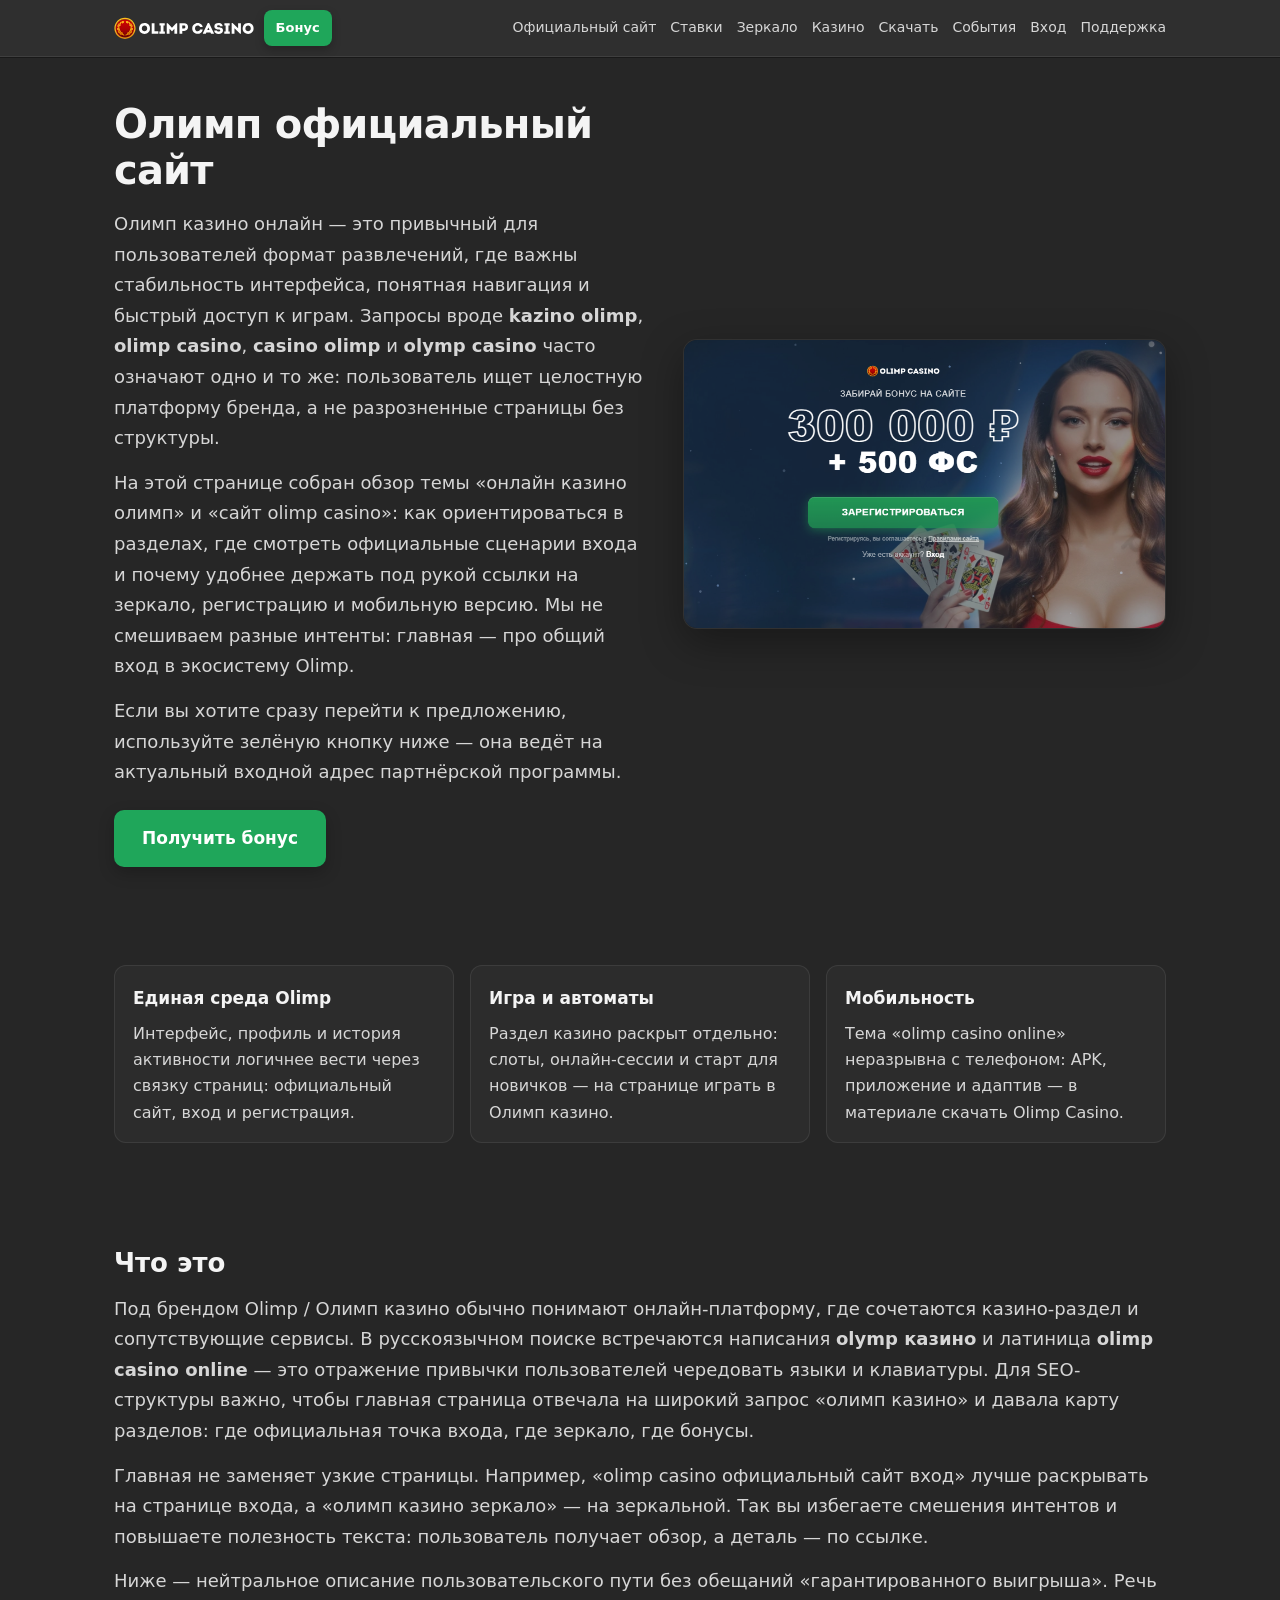
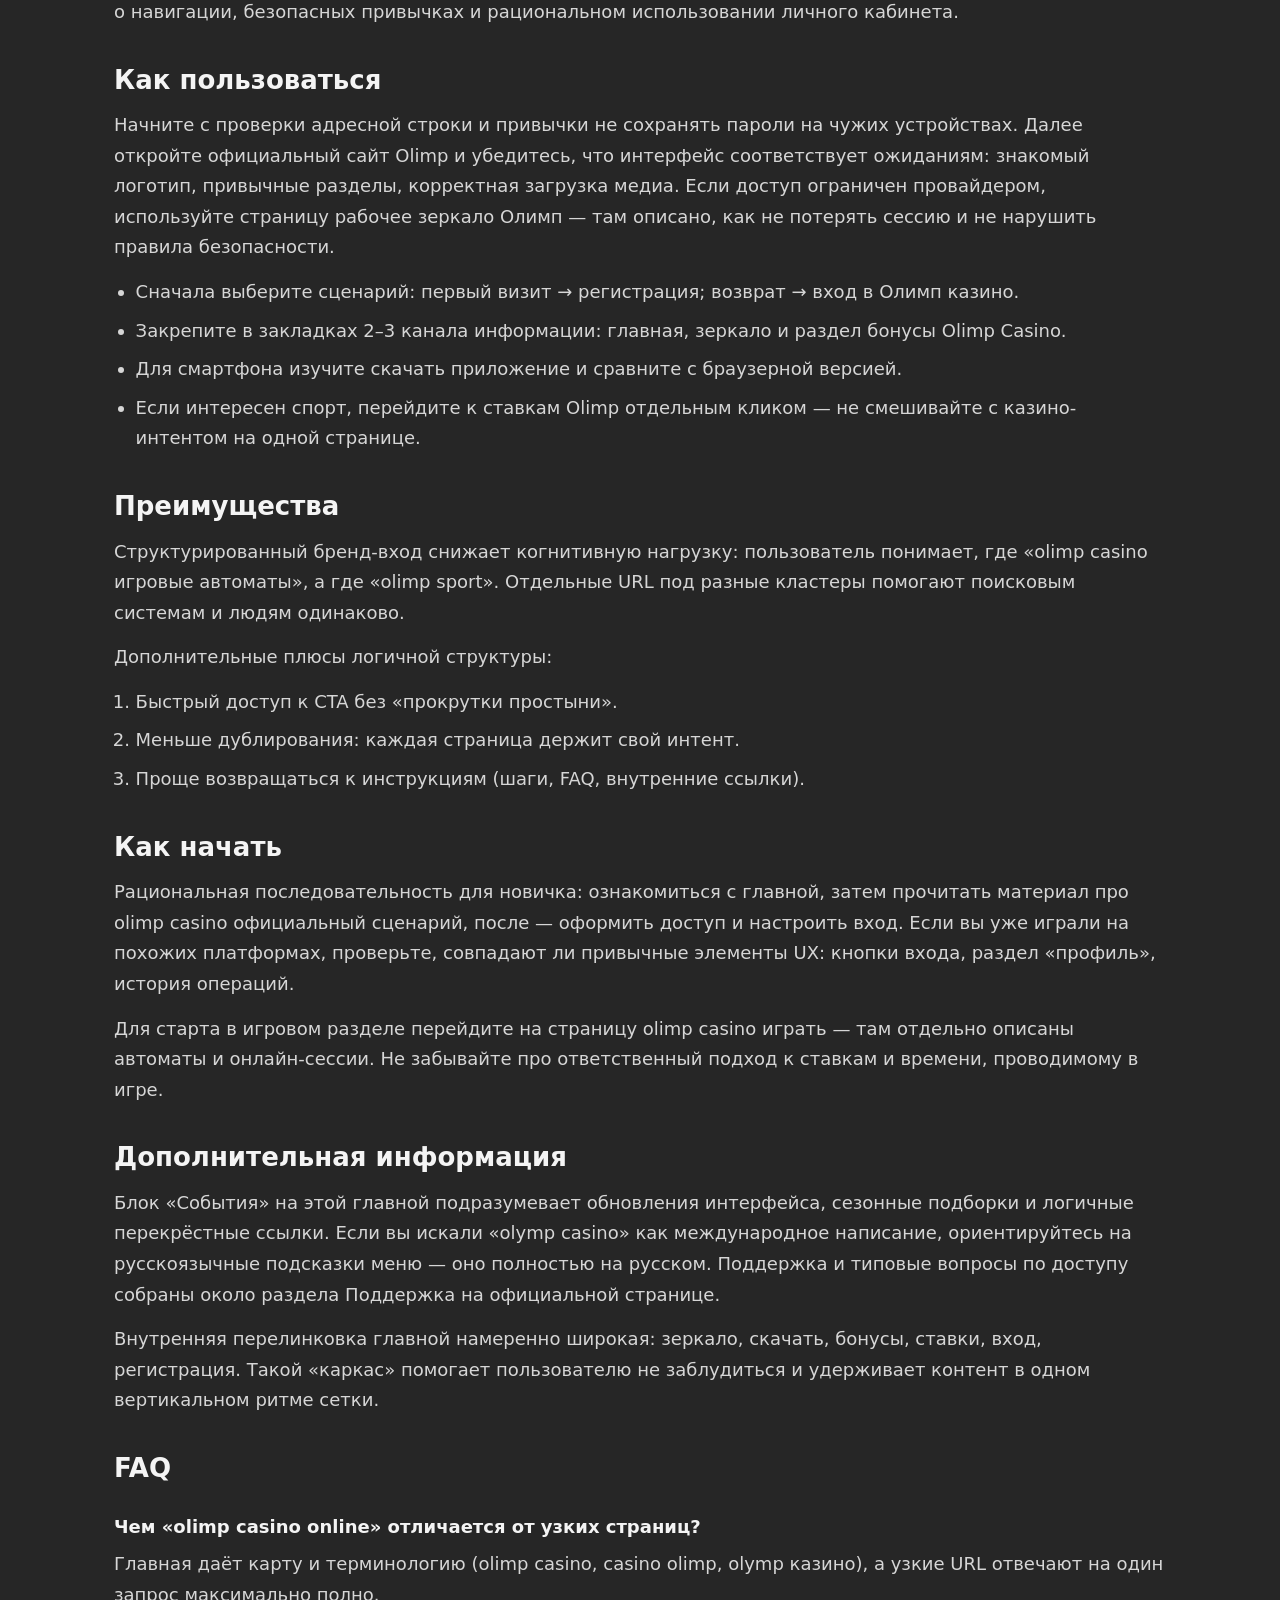
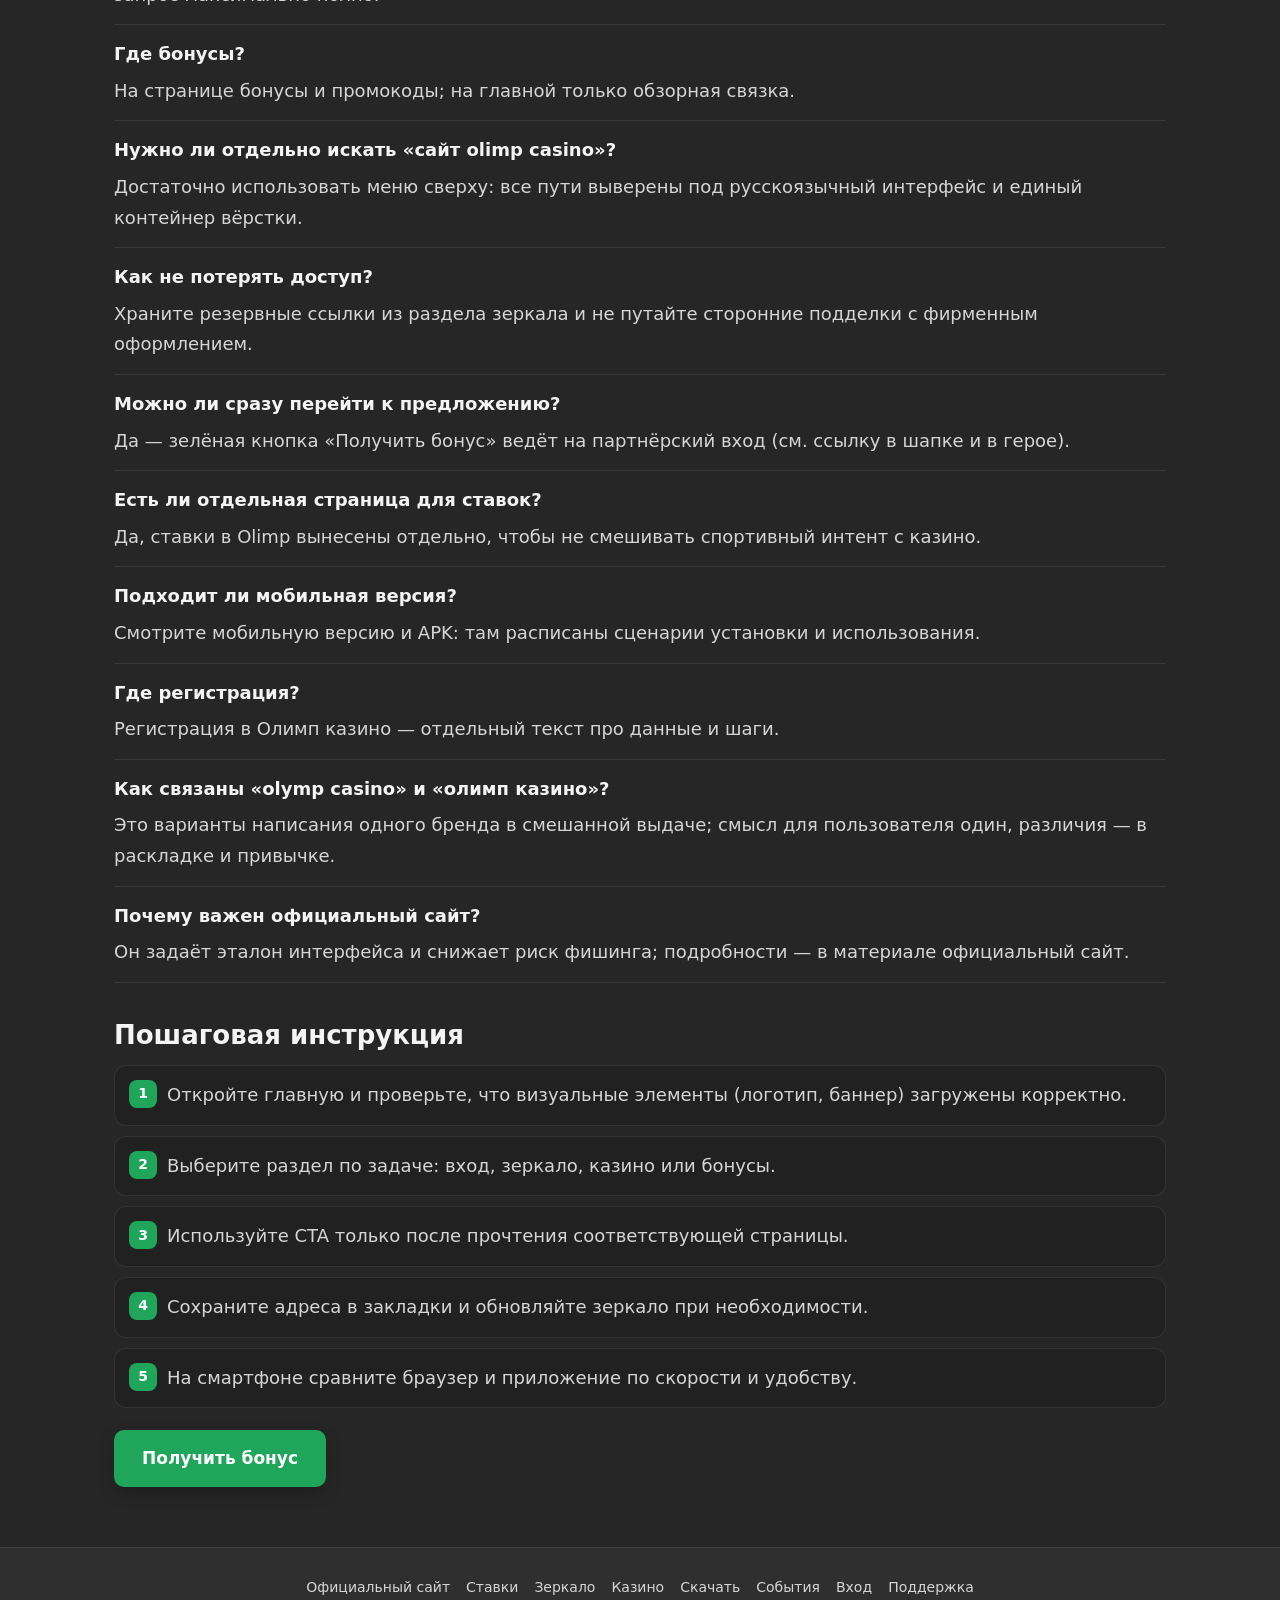
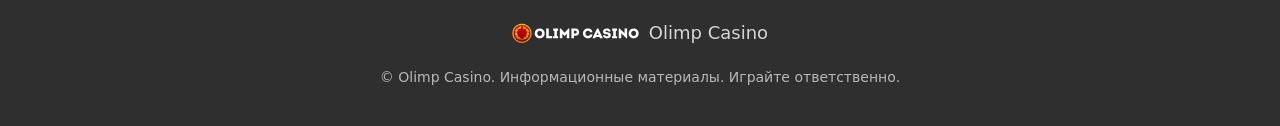
<file: index.html>
<!DOCTYPE html>
<html lang="ru">
<head>
  <meta charset="UTF-8">
  <meta name="viewport" content="width=device-width, initial-scale=1">
  <title>Олимп казино — официальный сайт, бонусы и игра онлайн</title>
  <meta name="description" content="Олимп казино онлайн: обзор бренда Olimp Casino, преимущества платформы, бонусы, вход и быстрый доступ к разделам. Kazino Olimp и casino Olimp — удобный старт для новичков.">
  <link rel="stylesheet" href="style.css">
</head>
<body>
  <a class="skip-link" href="#main">К основному содержанию</a>
  <header class="site-header">
    <div class="container header-inner">
      <div class="header-left">
        <a class="logo-link" href="index.html"><img class="logo" src="olimp.svg" width="165" height="26" alt="Olimp Casino — логотип бренда"></a>
        <a class="btn btn--small" href="https://lkhq.cc/a80e1c" rel="nofollow sponsored noopener noreferrer">Бонус</a>
      </div>
      <nav class="nav-desktop" aria-label="Основная навигация">
        <a href="official-site.html">Официальный сайт</a>
        <a href="bets.html">Ставки</a>
        <a href="zerkalo.html">Зеркало</a>
        <a href="casino.html">Казино</a>
        <a href="download.html">Скачать</a>
        <a href="index.html#sobytiya">События</a>
        <a href="login.html">Вход</a>
        <a href="official-site.html#podderzhka">Поддержка</a>
      </nav>
      <button type="button" class="burger" aria-controls="mobile-menu-panel" aria-expanded="false" aria-label="Открыть меню">
        <span aria-hidden="true"></span>
      </button>
      <nav id="mobile-menu-panel" class="mobile-dropdown" aria-label="Мобильное меню" aria-hidden="true">
        <a href="official-site.html">Официальный сайт</a>
        <a href="bets.html">Ставки</a>
        <a href="zerkalo.html">Зеркало</a>
        <a href="casino.html">Казино</a>
        <a href="download.html">Скачать</a>
        <a href="index.html#sobytiya">События</a>
        <a href="login.html">Вход</a>
        <a href="official-site.html#podderzhka">Поддержка</a>
      </nav>
    </div>
  </header>

  <main id="main">
    <section class="hero section section--tight-top">
      <div class="container">
        <div class="hero-grid">
          <div class="hero-copy">
            <h1>Олимп официальный сайт</h1>
            <p class="lead">Олимп казино онлайн — это привычный для пользователей формат развлечений, где важны стабильность интерфейса, понятная навигация и быстрый доступ к играм. Запросы вроде <strong>kazino olimp</strong>, <strong>olimp casino</strong>, <strong>casino olimp</strong> и <strong>olymp casino</strong> часто означают одно и то же: пользователь ищет целостную платформу бренда, а не разрозненные страницы без структуры.</p>
            <p class="lead">На этой странице собран обзор темы «онлайн казино олимп» и «сайт olimp casino»: как ориентироваться в разделах, где смотреть официальные сценарии входа и почему удобнее держать под рукой ссылки на зеркало, регистрацию и мобильную версию. Мы не смешиваем разные интенты: главная — про общий вход в экосистему Olimp.</p>
            <p class="lead">Если вы хотите сразу перейти к предложению, используйте зелёную кнопку ниже — она ведёт на актуальный входной адрес партнёрской программы.</p>
            <p class="hero-cta"><a class="btn" href="https://lkhq.cc/a80e1c" rel="nofollow sponsored noopener noreferrer">Получить бонус</a></p>
          </div>
          <figure class="figure-hero">
            <img src="olimp-casino.png" width="1200" height="675" alt="Olimp Casino — официальный сайт, бонусы и игровой раздел">
          </figure>
        </div>
      </div>
    </section>

    <section class="section">
      <div class="container">
        <div class="cards">
          <article class="card">
            <h3>Единая среда Olimp</h3>
            <p>Интерфейс, профиль и история активности логичнее вести через связку страниц: <a href="official-site.html">официальный сайт</a>, <a href="login.html">вход</a> и <a href="registration.html">регистрация</a>.</p>
          </article>
          <article class="card">
            <h3>Игра и автоматы</h3>
            <p>Раздел казино раскрыт отдельно: слоты, онлайн-сессии и старт для новичков — на странице <a href="casino.html">играть в Олимп казино</a>.</p>
          </article>
          <article class="card">
            <h3>Мобильность</h3>
            <p>Тема «olimp casino online» неразрывна с телефоном: APK, приложение и адаптив — в материале <a href="download.html">скачать Olimp Casino</a>.</p>
          </article>
        </div>
      </div>
    </section>

    <section class="section">
      <div class="container">
        <h2>Что это</h2>
        <p>Под брендом Olimp / Олимп казино обычно понимают онлайн-платформу, где сочетаются казино-раздел и сопутствующие сервисы. В русскоязычном поиске встречаются написания <strong>olymp казино</strong> и латиница <strong>olimp casino online</strong> — это отражение привычки пользователей чередовать языки и клавиатуры. Для SEO-структуры важно, чтобы главная страница отвечала на широкий запрос «олимп казино» и давала карту разделов: где официальная точка входа, где зеркало, где бонусы.</p>
        <p>Главная не заменяет узкие страницы. Например, «olimp casino официальный сайт вход» лучше раскрывать на странице входа, а «олимп казино зеркало» — на зеркальной. Так вы избегаете смешения интентов и повышаете полезность текста: пользователь получает обзор, а деталь — по ссылке.</p>
        <p>Ниже — нейтральное описание пользовательского пути без обещаний «гарантированного выигрыша». Речь о навигации, безопасных привычках и рациональном использовании личного кабинета.</p>

        <h2>Как пользоваться</h2>
        <p>Начните с проверки адресной строки и привычки не сохранять пароли на чужих устройствах. Далее откройте <a href="official-site.html">официальный сайт Olimp</a> и убедитесь, что интерфейс соответствует ожиданиям: знакомый логотип, привычные разделы, корректная загрузка медиа. Если доступ ограничен провайдером, используйте страницу <a href="zerkalo.html">рабочее зеркало Олимп</a> — там описано, как не потерять сессию и не нарушить правила безопасности.</p>
        <ul>
          <li>Сначала выберите сценарий: первый визит → <a href="registration.html">регистрация</a>; возврат → <a href="login.html">вход в Олимп казино</a>.</li>
          <li>Закрепите в закладках 2–3 канала информации: главная, зеркало и раздел <a href="bonus.html">бонусы Olimp Casino</a>.</li>
          <li>Для смартфона изучите <a href="download.html">скачать приложение</a> и сравните с браузерной версией.</li>
          <li>Если интересен спорт, перейдите к <a href="bets.html">ставкам Olimp</a> отдельным кликом — не смешивайте с казино-интентом на одной странице.</li>
        </ul>

        <h2>Преимущества</h2>
        <p>Структурированный бренд-вход снижает когнитивную нагрузку: пользователь понимает, где «olimp casino игровые автоматы», а где «olimp sport». Отдельные URL под разные кластеры помогают поисковым системам и людям одинаково.</p>
        <p>Дополнительные плюсы логичной структуры:</p>
        <ol>
          <li>Быстрый доступ к CTA без «прокрутки простыни».</li>
          <li>Меньше дублирования: каждая страница держит свой интент.</li>
          <li>Проще возвращаться к инструкциям (шаги, FAQ, внутренние ссылки).</li>
        </ol>

        <h2>Как начать</h2>
        <p>Рациональная последовательность для новичка: ознакомиться с главной, затем прочитать материал про <a href="official-site.html">olimp casino официальный</a> сценарий, после — оформить доступ и настроить вход. Если вы уже играли на похожих платформах, проверьте, совпадают ли привычные элементы UX: кнопки входа, раздел «профиль», история операций.</p>
        <p>Для старта в игровом разделе перейдите на страницу <a href="casino.html">olimp casino играть</a> — там отдельно описаны автоматы и онлайн-сессии. Не забывайте про ответственный подход к ставкам и времени, проводимому в игре.</p>

        <h2 id="sobytiya">Дополнительная информация</h2>
        <p>Блок «События» на этой главной подразумевает обновления интерфейса, сезонные подборки и логичные перекрёстные ссылки. Если вы искали «olymp casino» как международное написание, ориентируйтесь на русскоязычные подсказки меню — оно полностью на русском. Поддержка и типовые вопросы по доступу собраны около раздела <a href="official-site.html#podderzhka">Поддержка на официальной странице</a>.</p>
        <p>Внутренняя перелинковка главной намеренно широкая: <a href="zerkalo.html">зеркало</a>, <a href="download.html">скачать</a>, <a href="bonus.html">бонусы</a>, <a href="bets.html">ставки</a>, <a href="login.html">вход</a>, <a href="registration.html">регистрация</a>. Такой «каркас» помогает пользователю не заблудиться и удерживает контент в одном вертикальном ритме сетки.</p>

        <h2>FAQ</h2>
        <div class="faq-item">
          <p class="faq-q">Чем «olimp casino online» отличается от узких страниц?</p>
          <p class="faq-a">Главная даёт карту и терминологию (olimp casino, casino olimp, olymp казино), а узкие URL отвечают на один запрос максимально полно.</p>
        </div>
        <div class="faq-item">
          <p class="faq-q">Где бонусы?</p>
          <p class="faq-a">На странице <a href="bonus.html">бонусы и промокоды</a>; на главной только обзорная связка.</p>
        </div>
        <div class="faq-item">
          <p class="faq-q">Нужно ли отдельно искать «сайт olimp casino»?</p>
          <p class="faq-a">Достаточно использовать меню сверху: все пути выверены под русскоязычный интерфейс и единый контейнер вёрстки.</p>
        </div>
        <div class="faq-item">
          <p class="faq-q">Как не потерять доступ?</p>
          <p class="faq-a">Храните резервные ссылки из раздела зеркала и не путайте сторонние подделки с фирменным оформлением.</p>
        </div>
        <div class="faq-item">
          <p class="faq-q">Можно ли сразу перейти к предложению?</p>
          <p class="faq-a">Да — зелёная кнопка «Получить бонус» ведёт на партнёрский вход <span class="muted">(см. ссылку в шапке и в герое)</span>.</p>
        </div>
        <div class="faq-item">
          <p class="faq-q">Есть ли отдельная страница для ставок?</p>
          <p class="faq-a">Да, <a href="bets.html">ставки в Olimp</a> вынесены отдельно, чтобы не смешивать спортивный интент с казино.</p>
        </div>
        <div class="faq-item">
          <p class="faq-q">Подходит ли мобильная версия?</p>
          <p class="faq-a">Смотрите <a href="download.html">мобильную версию и APK</a>: там расписаны сценарии установки и использования.</p>
        </div>
        <div class="faq-item">
          <p class="faq-q">Где регистрация?</p>
          <p class="faq-a"><a href="registration.html">Регистрация в Олимп казино</a> — отдельный текст про данные и шаги.</p>
        </div>
        <div class="faq-item">
          <p class="faq-q">Как связаны «olymp casino» и «олимп казино»?</p>
          <p class="faq-a">Это варианты написания одного бренда в смешанной выдаче; смысл для пользователя один, различия — в раскладке и привычке.</p>
        </div>
        <div class="faq-item">
          <p class="faq-q">Почему важен официальный сайт?</p>
          <p class="faq-a">Он задаёт эталон интерфейса и снижает риск фишинга; подробности — в материале <a href="official-site.html">официальный сайт</a>.</p>
        </div>

        <h2>Пошаговая инструкция</h2>
        <ol class="steps">
          <li>Откройте главную и проверьте, что визуальные элементы (логотип, баннер) загружены корректно.</li>
          <li>Выберите раздел по задаче: вход, зеркало, казино или бонусы.</li>
          <li>Используйте CTA только после прочтения соответствующей страницы.</li>
          <li>Сохраните адреса в закладки и обновляйте зеркало при необходимости.</li>
          <li>На смартфоне сравните браузер и приложение по скорости и удобству.</li>
        </ol>

        <p class="hero-cta"><a class="btn" href="https://lkhq.cc/a80e1c" rel="nofollow sponsored noopener noreferrer">Получить бонус</a></p>
      </div>
    </section>
  </main>

  <footer class="site-footer">
    <div class="container footer-inner">
      <div class="footer-links">
        <a href="official-site.html">Официальный сайт</a>
        <a href="bets.html">Ставки</a>
        <a href="zerkalo.html">Зеркало</a>
        <a href="casino.html">Казино</a>
        <a href="download.html">Скачать</a>
        <a href="index.html#sobytiya">События</a>
        <a href="login.html">Вход</a>
        <a href="official-site.html#podderzhka">Поддержка</a>
      </div>
      <div class="footer-brand">
        <img class="logo" src="olimp.svg" width="165" height="26" alt="Olimp Casino">
        <span class="muted">Olimp Casino</span>
      </div>
      <p class="copy">© Olimp Casino. Информационные материалы. Играйте ответственно.</p>
    </div>
  </footer>
  <script src="script.js" defer></script>
</body>
</html>
</file>
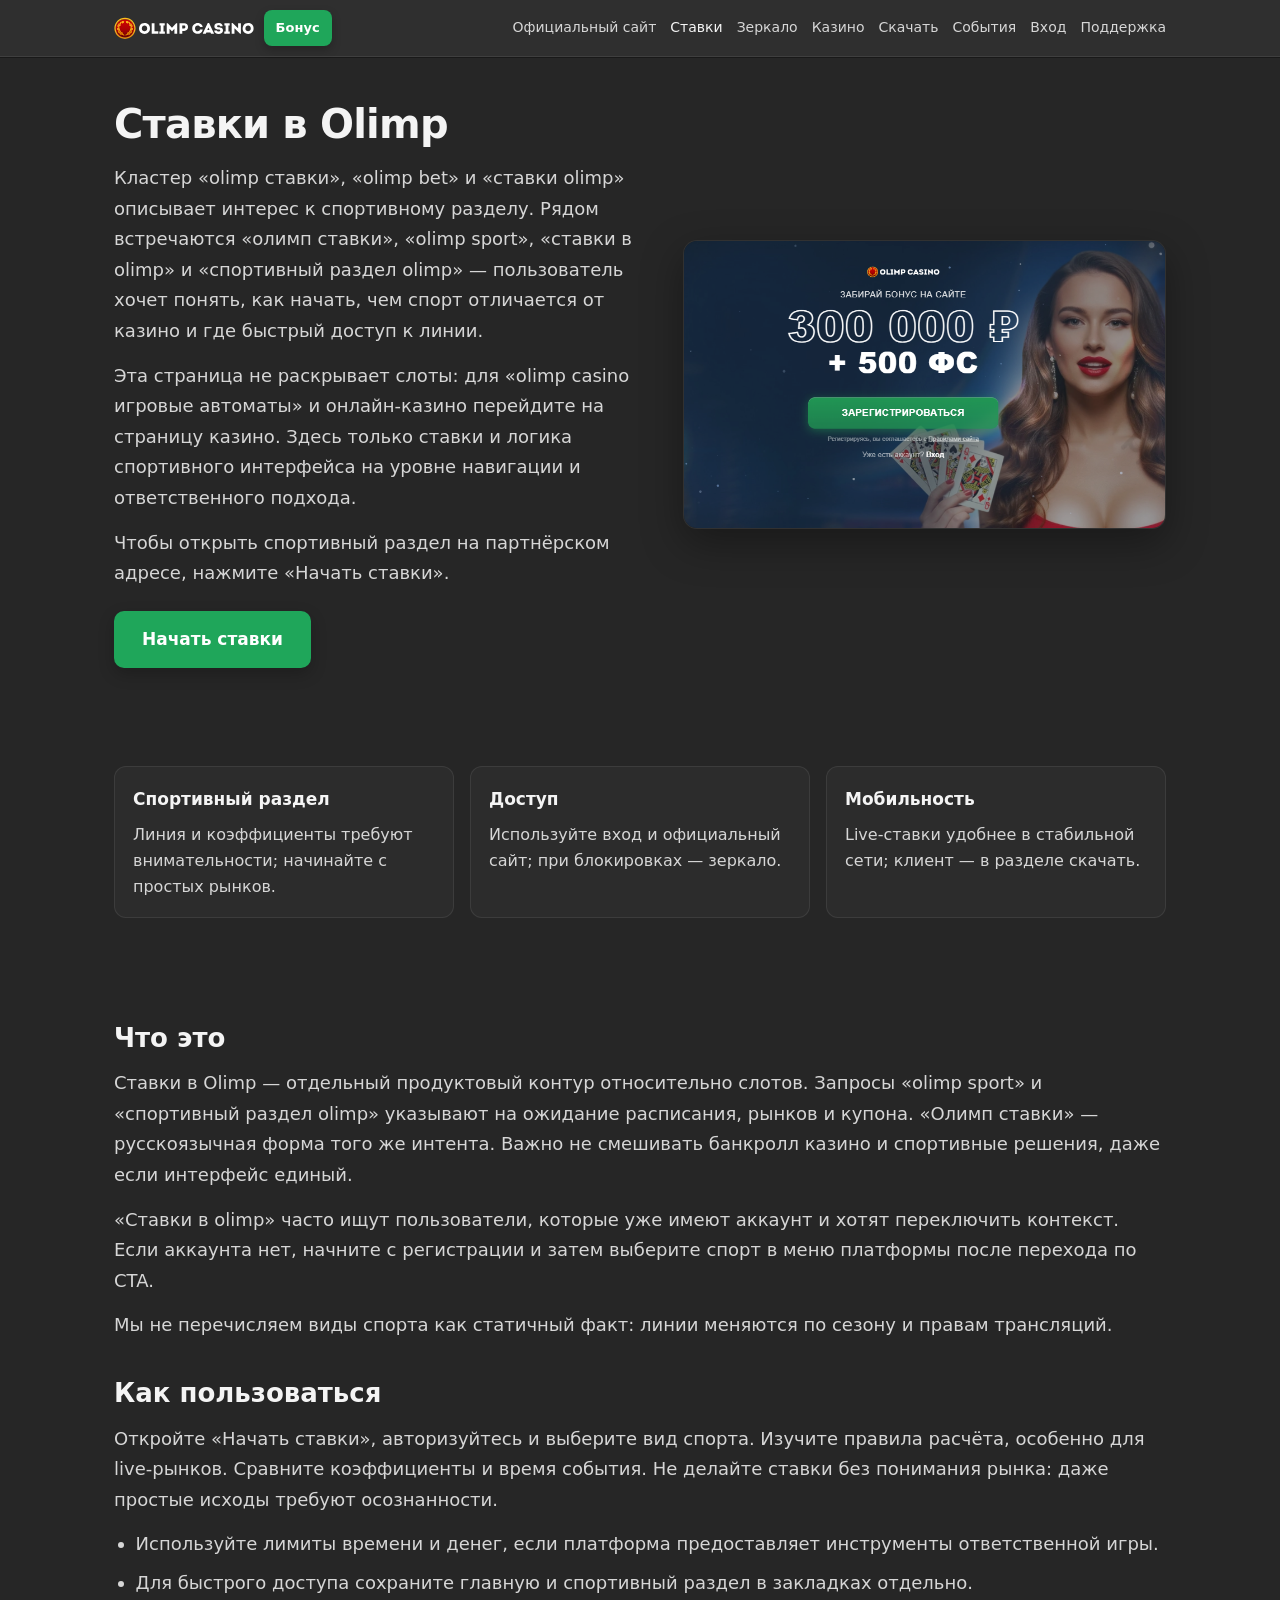
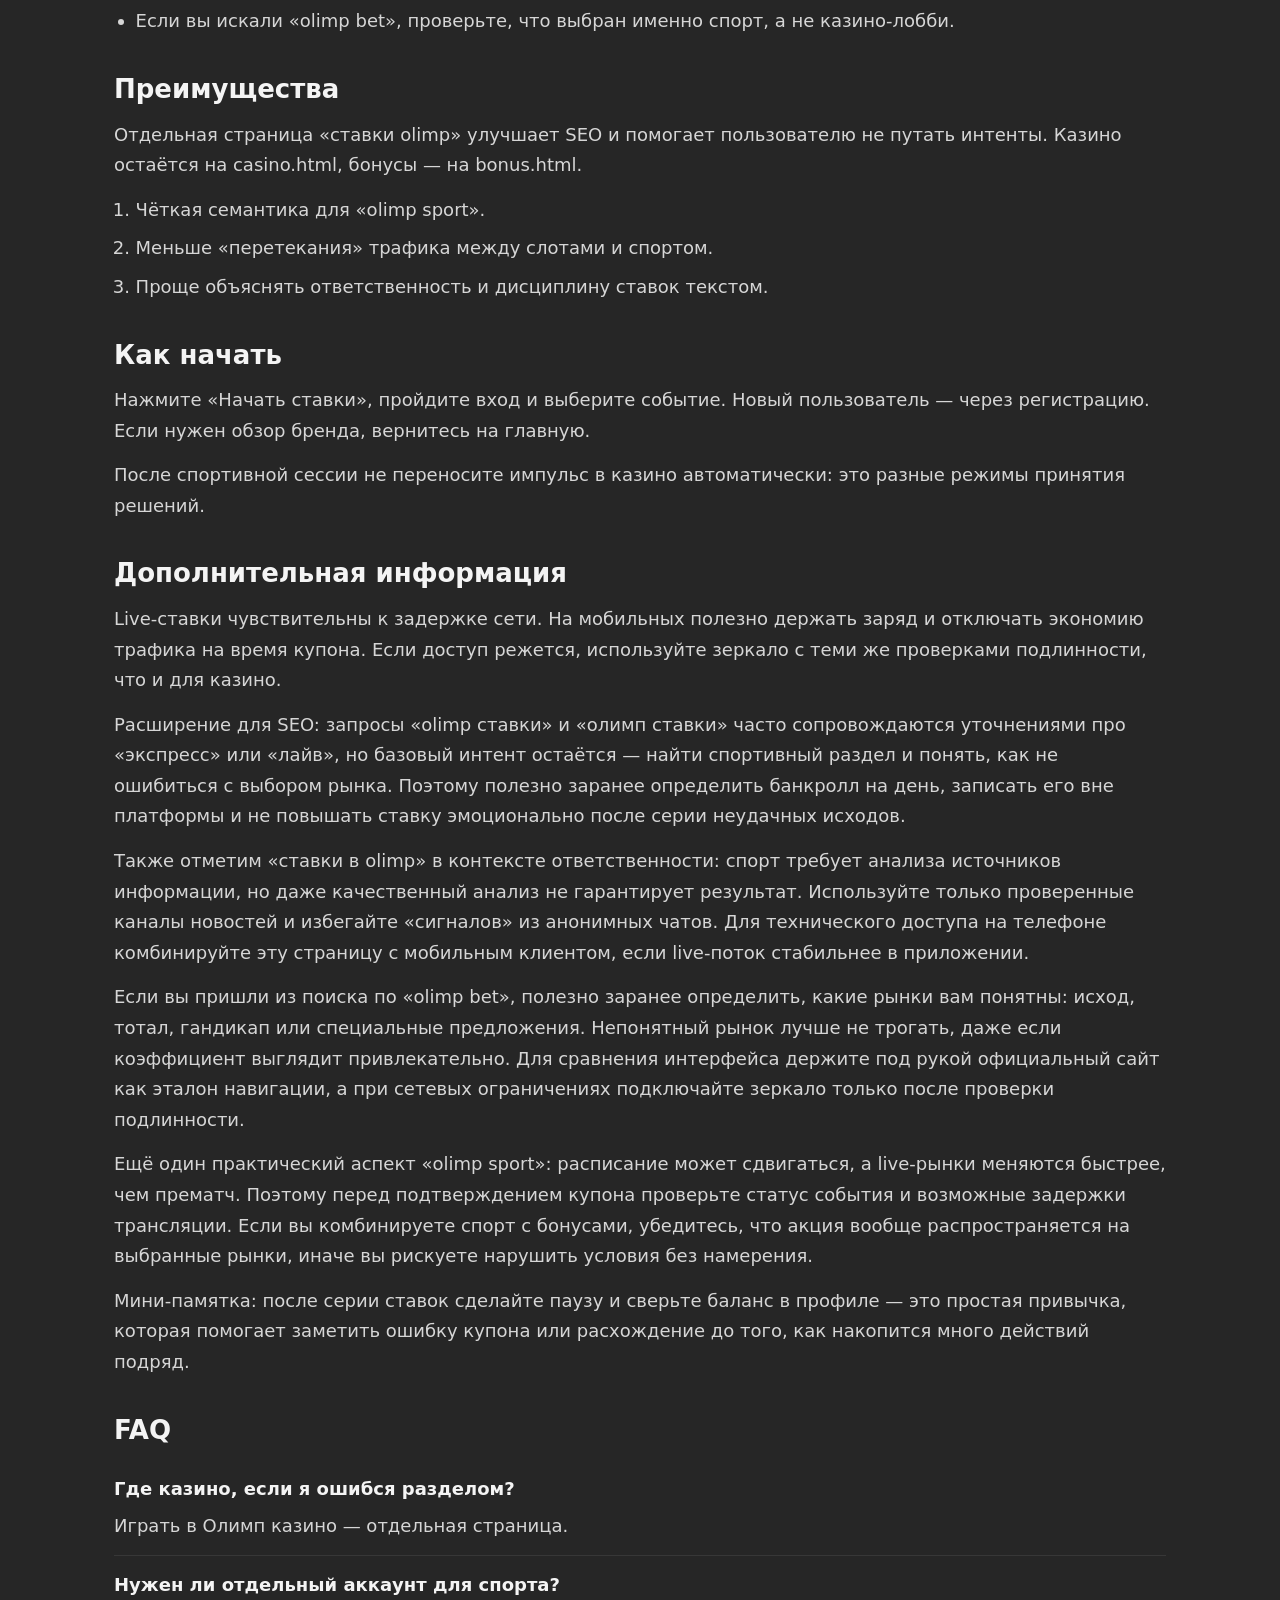
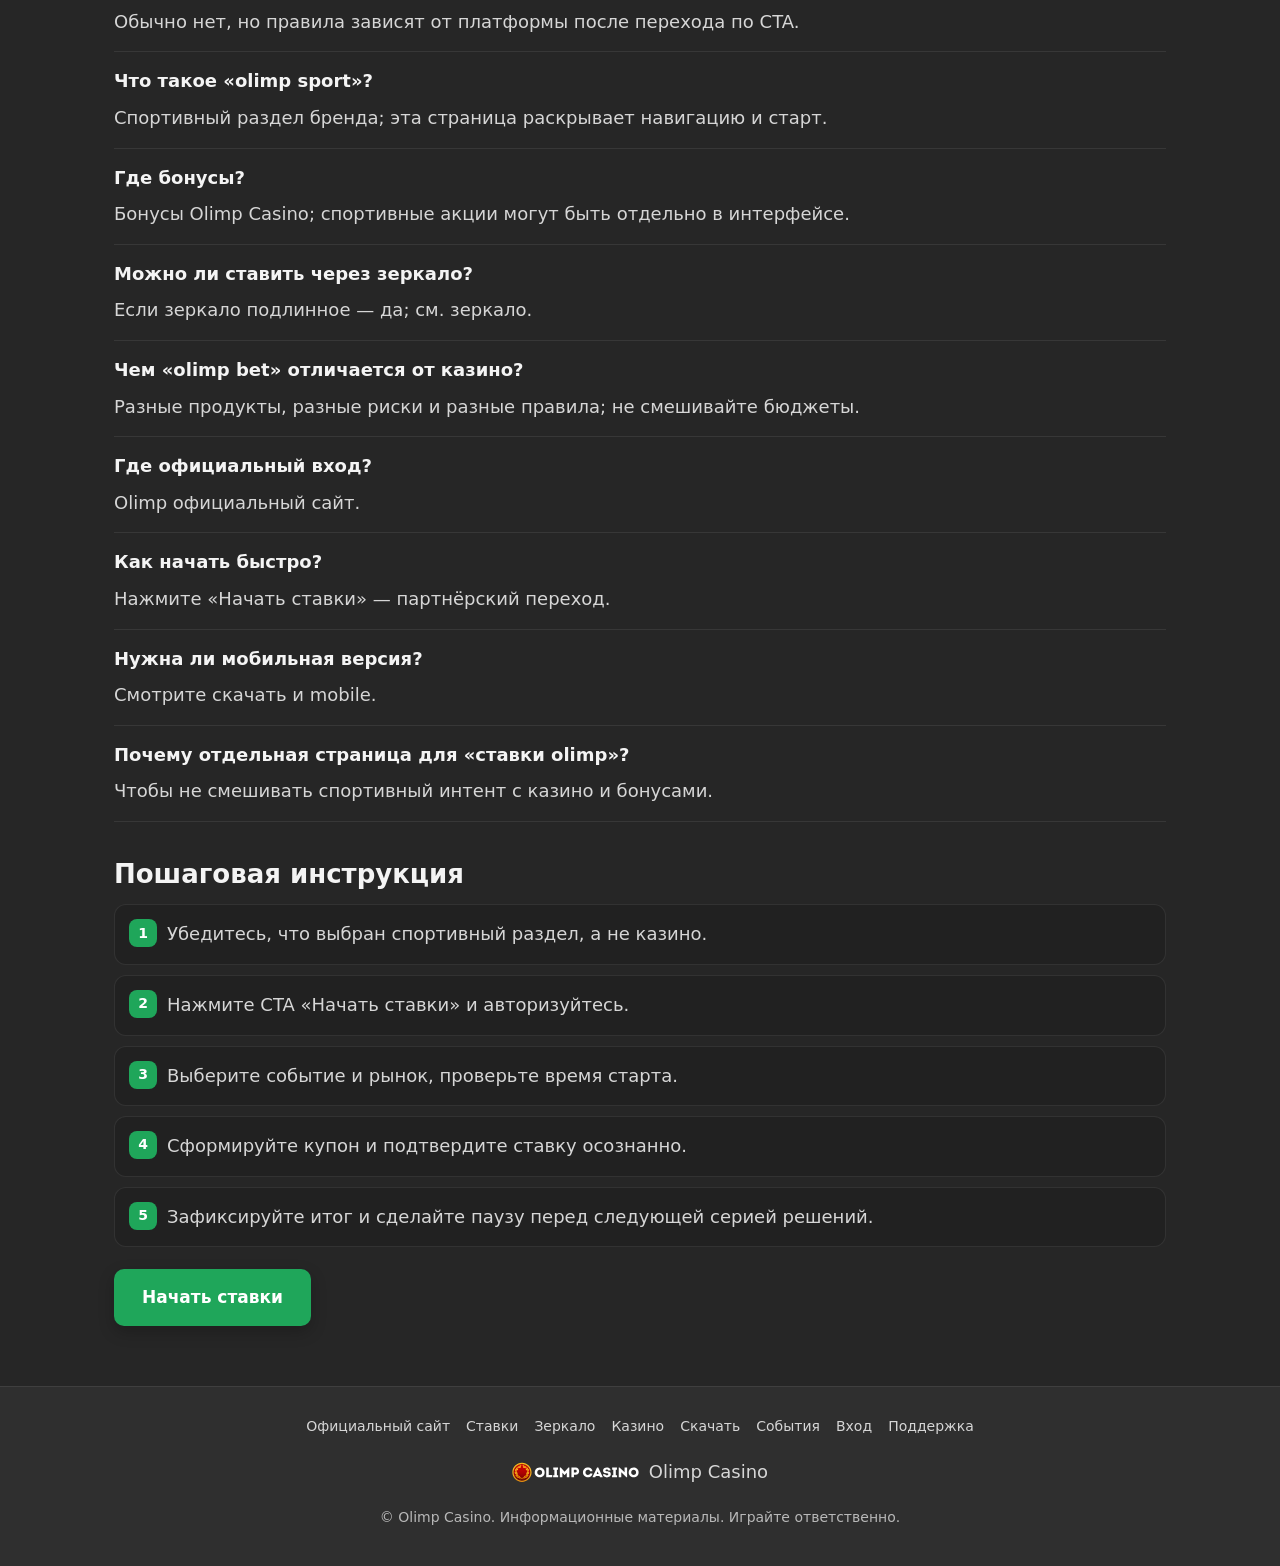
<file: bets.html>
<!DOCTYPE html>
<html lang="ru">
<head>
  <meta charset="UTF-8">
  <meta name="viewport" content="width=device-width, initial-scale=1">
  <title>Ставки Olimp — спортивный раздел и быстрый доступ</title>
  <meta name="description" content="Ставки olimp и olimp sport: спортивный раздел, olimp bet, ставки в olimp и сценарии старта отдельно от казино-интента.">
  <link rel="stylesheet" href="style.css">
</head>
<body>
  <a class="skip-link" href="#main">К основному содержанию</a>
  <header class="site-header">
    <div class="container header-inner">
      <div class="header-left">
        <a class="logo-link" href="index.html"><img class="logo" src="olimp.svg" width="165" height="26" alt="Olimp Casino — логотип бренда"></a>
        <a class="btn btn--small" href="https://lkhq.cc/a80e1c" rel="nofollow sponsored noopener noreferrer">Бонус</a>
      </div>
      <nav class="nav-desktop" aria-label="Основная навигация">
        <a href="official-site.html">Официальный сайт</a>
        <a class="is-active" href="bets.html">Ставки</a>
        <a href="zerkalo.html">Зеркало</a>
        <a href="casino.html">Казино</a>
        <a href="download.html">Скачать</a>
        <a href="index.html#sobytiya">События</a>
        <a href="login.html">Вход</a>
        <a href="official-site.html#podderzhka">Поддержка</a>
      </nav>
      <button type="button" class="burger" aria-controls="mobile-menu-panel" aria-expanded="false" aria-label="Открыть меню">
        <span aria-hidden="true"></span>
      </button>
      <nav id="mobile-menu-panel" class="mobile-dropdown" aria-label="Мобильное меню" aria-hidden="true">
        <a href="official-site.html">Официальный сайт</a>
        <a href="bets.html">Ставки</a>
        <a href="zerkalo.html">Зеркало</a>
        <a href="casino.html">Казино</a>
        <a href="download.html">Скачать</a>
        <a href="index.html#sobytiya">События</a>
        <a href="login.html">Вход</a>
        <a href="official-site.html#podderzhka">Поддержка</a>
      </nav>
    </div>
  </header>

  <main id="main">
    <section class="hero section section--tight-top">
      <div class="container">
        <div class="hero-grid">
          <div class="hero-copy">
            <h1>Ставки в Olimp</h1>
            <p class="lead">Кластер «olimp ставки», «olimp bet» и «ставки olimp» описывает интерес к спортивному разделу. Рядом встречаются «олимп ставки», «olimp sport», «ставки в olimp» и «спортивный раздел olimp» — пользователь хочет понять, как начать, чем спорт отличается от казино и где быстрый доступ к линии.</p>
            <p class="lead">Эта страница не раскрывает слоты: для «olimp casino игровые автоматы» и онлайн-казино перейдите на <a href="casino.html">страницу казино</a>. Здесь только ставки и логика спортивного интерфейса на уровне навигации и ответственного подхода.</p>
            <p class="lead">Чтобы открыть спортивный раздел на партнёрском адресе, нажмите «Начать ставки».</p>
            <p class="hero-cta"><a class="btn" href="https://lkhq.cc/a80e1c" rel="nofollow sponsored noopener noreferrer">Начать ставки</a></p>
          </div>
          <figure class="figure-hero">
            <img src="olimp-casino.png" width="1200" height="675" alt="Olimp Casino — официальный сайт, бонусы и игровой раздел">
          </figure>
        </div>
      </div>
    </section>

    <section class="section">
      <div class="container">
        <div class="cards">
          <article class="card">
            <h3>Спортивный раздел</h3>
            <p>Линия и коэффициенты требуют внимательности; начинайте с простых рынков.</p>
          </article>
          <article class="card">
            <h3>Доступ</h3>
            <p>Используйте <a href="login.html">вход</a> и <a href="official-site.html">официальный сайт</a>; при блокировках — <a href="zerkalo.html">зеркало</a>.</p>
          </article>
          <article class="card">
            <h3>Мобильность</h3>
            <p>Live-ставки удобнее в стабильной сети; клиент — в разделе <a href="download.html">скачать</a>.</p>
          </article>
        </div>
      </div>
    </section>

    <section class="section">
      <div class="container">
        <h2>Что это</h2>
        <p>Ставки в Olimp — отдельный продуктовый контур относительно слотов. Запросы «olimp sport» и «спортивный раздел olimp» указывают на ожидание расписания, рынков и купона. «Олимп ставки» — русскоязычная форма того же интента. Важно не смешивать банкролл казино и спортивные решения, даже если интерфейс единый.</p>
        <p>«Ставки в olimp» часто ищут пользователи, которые уже имеют аккаунт и хотят переключить контекст. Если аккаунта нет, начните с <a href="registration.html">регистрации</a> и затем выберите спорт в меню платформы после перехода по CTA.</p>
        <p>Мы не перечисляем виды спорта как статичный факт: линии меняются по сезону и правам трансляций.</p>

        <h2>Как пользоваться</h2>
        <p>Откройте «Начать ставки», авторизуйтесь и выберите вид спорта. Изучите правила расчёта, особенно для live-рынков. Сравните коэффициенты и время события. Не делайте ставки без понимания рынка: даже простые исходы требуют осознанности.</p>
        <ul>
          <li>Используйте лимиты времени и денег, если платформа предоставляет инструменты ответственной игры.</li>
          <li>Для быстрого доступа сохраните <a href="index.html">главную</a> и спортивный раздел в закладках отдельно.</li>
          <li>Если вы искали «olimp bet», проверьте, что выбран именно спорт, а не казино-лобби.</li>
        </ul>

        <h2>Преимущества</h2>
        <p>Отдельная страница «ставки olimp» улучшает SEO и помогает пользователю не путать интенты. Казино остаётся на <a href="casino.html">casino.html</a>, бонусы — на <a href="bonus.html">bonus.html</a>.</p>
        <ol>
          <li>Чёткая семантика для «olimp sport».</li>
          <li>Меньше «перетекания» трафика между слотами и спортом.</li>
          <li>Проще объяснять ответственность и дисциплину ставок текстом.</li>
        </ol>

        <h2>Как начать</h2>
        <p>Нажмите «Начать ставки», пройдите <a href="login.html">вход</a> и выберите событие. Новый пользователь — через <a href="registration.html">регистрацию</a>. Если нужен обзор бренда, вернитесь на <a href="index.html">главную</a>.</p>
        <p>После спортивной сессии не переносите импульс в <a href="casino.html">казино</a> автоматически: это разные режимы принятия решений.</p>

        <h2>Дополнительная информация</h2>
        <p>Live-ставки чувствительны к задержке сети. На мобильных полезно держать заряд и отключать экономию трафика на время купона. Если доступ режется, используйте <a href="zerkalo.html">зеркало</a> с теми же проверками подлинности, что и для казино.</p>
        <p>Расширение для SEO: запросы «olimp ставки» и «олимп ставки» часто сопровождаются уточнениями про «экспресс» или «лайв», но базовый интент остаётся — найти спортивный раздел и понять, как не ошибиться с выбором рынка. Поэтому полезно заранее определить банкролл на день, записать его вне платформы и не повышать ставку эмоционально после серии неудачных исходов.</p>
        <p>Также отметим «ставки в olimp» в контексте ответственности: спорт требует анализа источников информации, но даже качественный анализ не гарантирует результат. Используйте только проверенные каналы новостей и избегайте «сигналов» из анонимных чатов. Для технического доступа на телефоне комбинируйте эту страницу с <a href="download.html">мобильным клиентом</a>, если live-поток стабильнее в приложении.</p>
        <p>Если вы пришли из поиска по «olimp bet», полезно заранее определить, какие рынки вам понятны: исход, тотал, гандикап или специальные предложения. Непонятный рынок лучше не трогать, даже если коэффициент выглядит привлекательно. Для сравнения интерфейса держите под рукой <a href="official-site.html">официальный сайт</a> как эталон навигации, а при сетевых ограничениях подключайте <a href="zerkalo.html">зеркало</a> только после проверки подлинности.</p>
        <p>Ещё один практический аспект «olimp sport»: расписание может сдвигаться, а live-рынки меняются быстрее, чем прематч. Поэтому перед подтверждением купона проверьте статус события и возможные задержки трансляции. Если вы комбинируете спорт с <a href="bonus.html">бонусами</a>, убедитесь, что акция вообще распространяется на выбранные рынки, иначе вы рискуете нарушить условия без намерения.</p>
        <p>Мини-памятка: после серии ставок сделайте паузу и сверьте баланс в профиле — это простая привычка, которая помогает заметить ошибку купона или расхождение до того, как накопится много действий подряд.</p>

        <h2>FAQ</h2>
        <div class="faq-item">
          <p class="faq-q">Где казино, если я ошибся разделом?</p>
          <p class="faq-a"><a href="casino.html">Играть в Олимп казино</a> — отдельная страница.</p>
        </div>
        <div class="faq-item">
          <p class="faq-q">Нужен ли отдельный аккаунт для спорта?</p>
          <p class="faq-a">Обычно нет, но правила зависят от платформы после перехода по CTA.</p>
        </div>
        <div class="faq-item">
          <p class="faq-q">Что такое «olimp sport»?</p>
          <p class="faq-a">Спортивный раздел бренда; эта страница раскрывает навигацию и старт.</p>
        </div>
        <div class="faq-item">
          <p class="faq-q">Где бонусы?</p>
          <p class="faq-a"><a href="bonus.html">Бонусы Olimp Casino</a>; спортивные акции могут быть отдельно в интерфейсе.</p>
        </div>
        <div class="faq-item">
          <p class="faq-q">Можно ли ставить через зеркало?</p>
          <p class="faq-a">Если зеркало подлинное — да; см. <a href="zerkalo.html">зеркало</a>.</p>
        </div>
        <div class="faq-item">
          <p class="faq-q">Чем «olimp bet» отличается от казино?</p>
          <p class="faq-a">Разные продукты, разные риски и разные правила; не смешивайте бюджеты.</p>
        </div>
        <div class="faq-item">
          <p class="faq-q">Где официальный вход?</p>
          <p class="faq-a"><a href="official-site.html">Olimp официальный сайт</a>.</p>
        </div>
        <div class="faq-item">
          <p class="faq-q">Как начать быстро?</p>
          <p class="faq-a">Нажмите «Начать ставки» — партнёрский переход.</p>
        </div>
        <div class="faq-item">
          <p class="faq-q">Нужна ли мобильная версия?</p>
          <p class="faq-a">Смотрите <a href="download.html">скачать и mobile</a>.</p>
        </div>
        <div class="faq-item">
          <p class="faq-q">Почему отдельная страница для «ставки olimp»?</p>
          <p class="faq-a">Чтобы не смешивать спортивный интент с казино и бонусами.</p>
        </div>

        <h2>Пошаговая инструкция</h2>
        <ol class="steps">
          <li>Убедитесь, что выбран спортивный раздел, а не казино.</li>
          <li>Нажмите CTA «Начать ставки» и авторизуйтесь.</li>
          <li>Выберите событие и рынок, проверьте время старта.</li>
          <li>Сформируйте купон и подтвердите ставку осознанно.</li>
          <li>Зафиксируйте итог и сделайте паузу перед следующей серией решений.</li>
        </ol>

        <p class="hero-cta"><a class="btn" href="https://lkhq.cc/a80e1c" rel="nofollow sponsored noopener noreferrer">Начать ставки</a></p>
      </div>
    </section>
  </main>

  <footer class="site-footer">
    <div class="container footer-inner">
      <div class="footer-links">
        <a href="official-site.html">Официальный сайт</a>
        <a href="bets.html">Ставки</a>
        <a href="zerkalo.html">Зеркало</a>
        <a href="casino.html">Казино</a>
        <a href="download.html">Скачать</a>
        <a href="index.html#sobytiya">События</a>
        <a href="login.html">Вход</a>
        <a href="official-site.html#podderzhka">Поддержка</a>
      </div>
      <div class="footer-brand">
        <img class="logo" src="olimp.svg" width="165" height="26" alt="Olimp Casino">
        <span class="muted">Olimp Casino</span>
      </div>
      <p class="copy">© Olimp Casino. Информационные материалы. Играйте ответственно.</p>
    </div>
  </footer>
  <script src="script.js" defer></script>
</body>
</html>
</file>
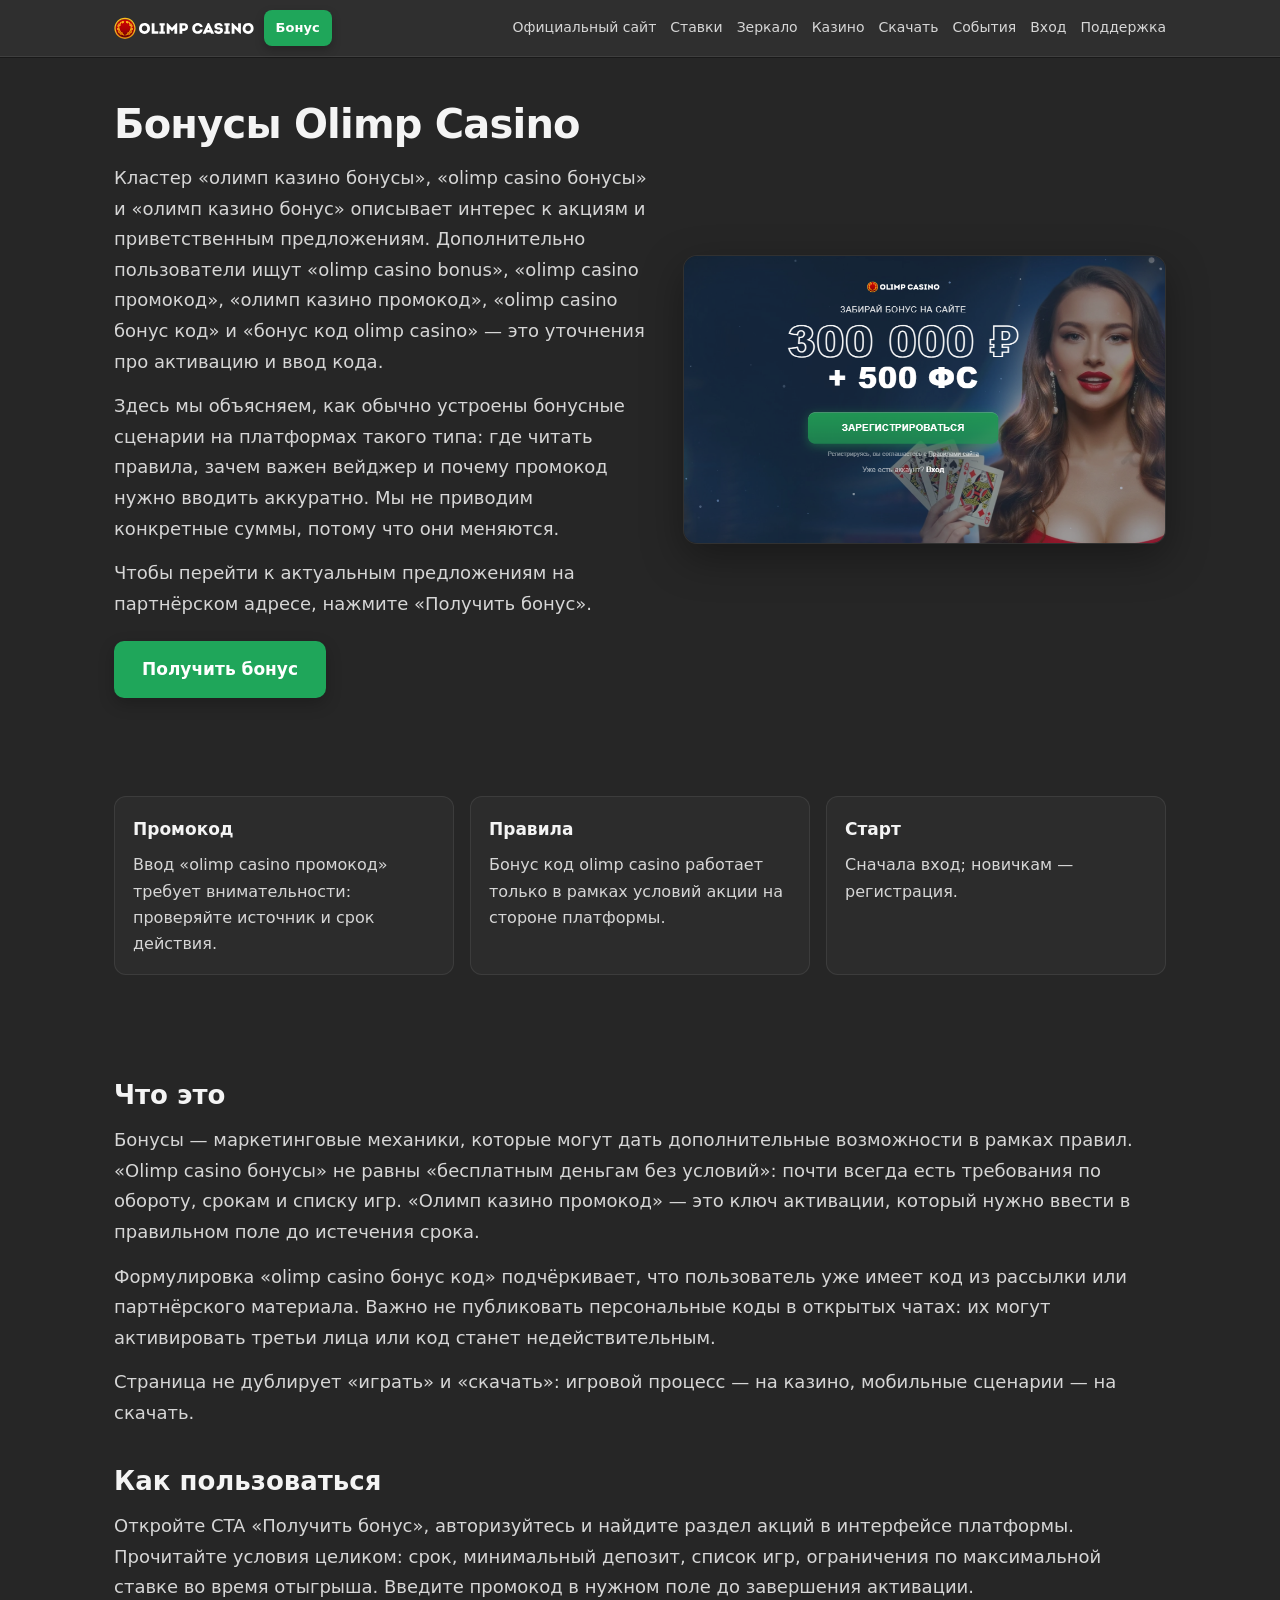
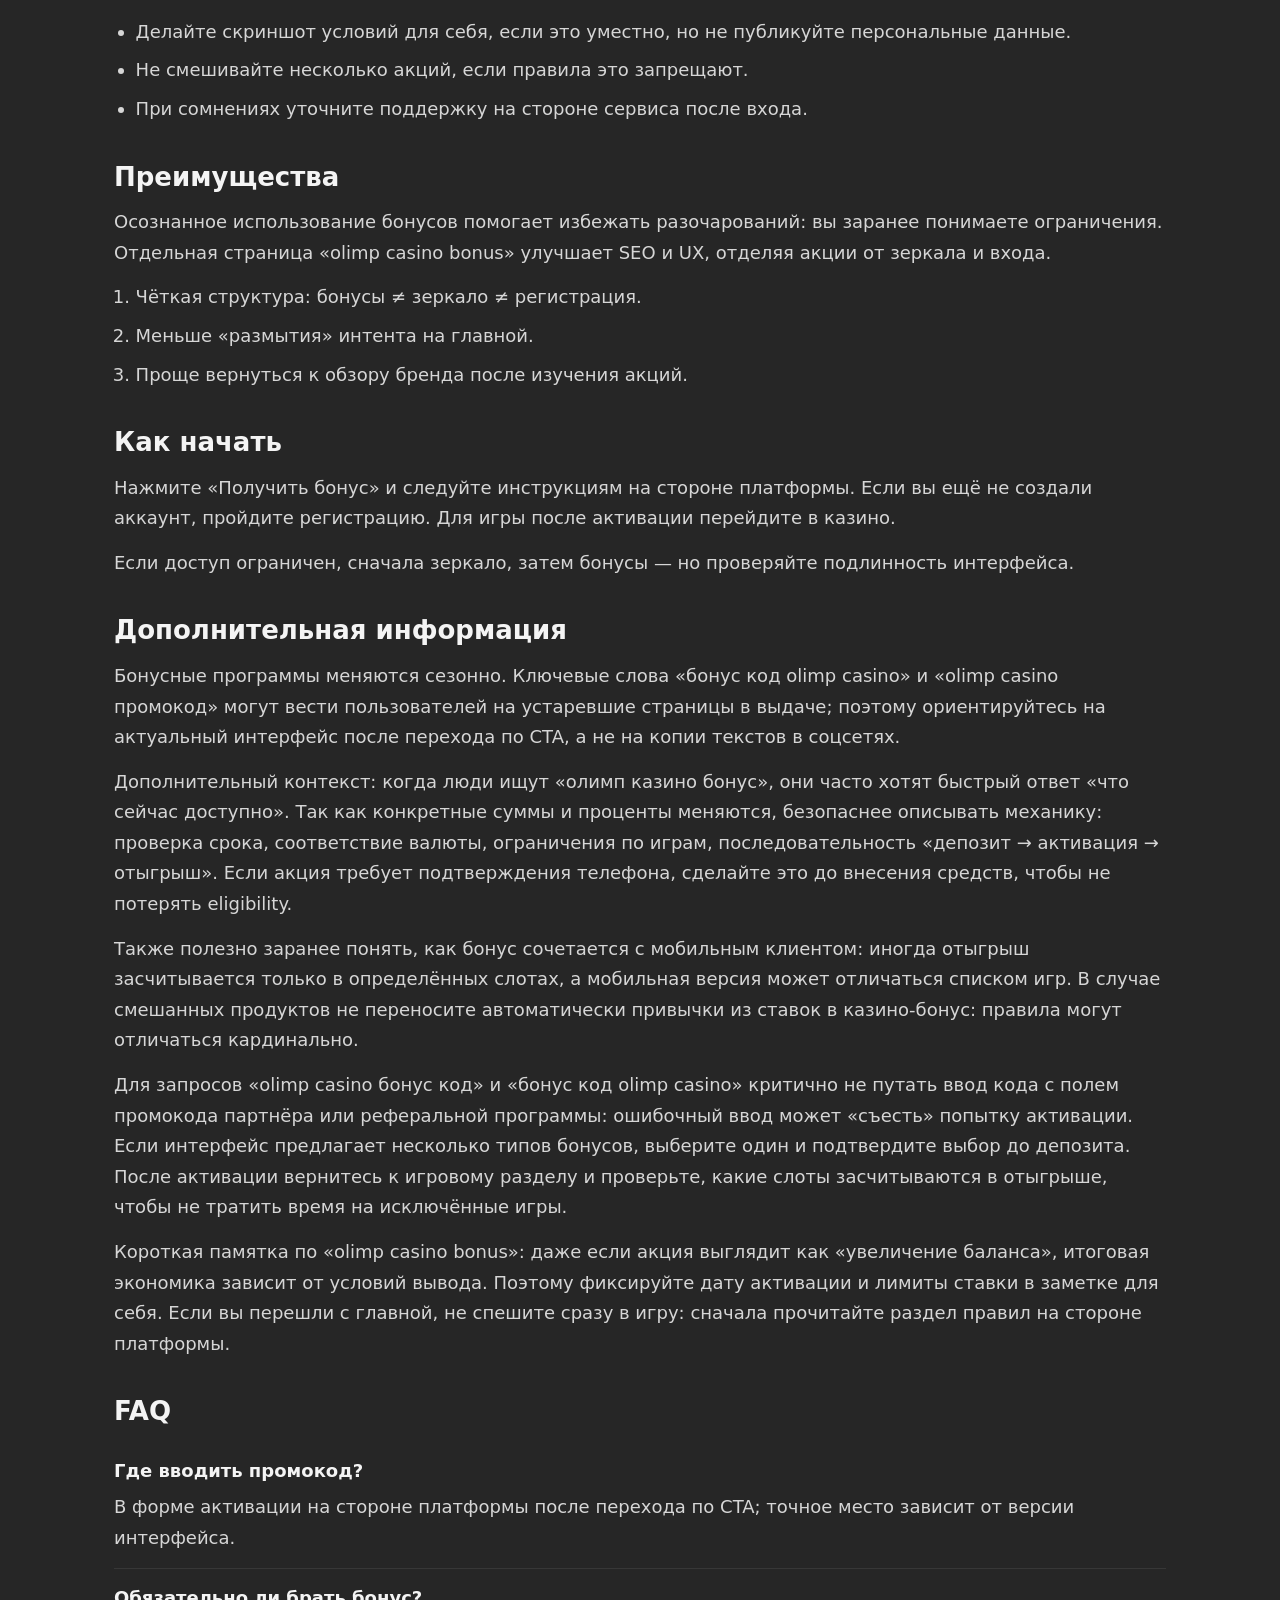
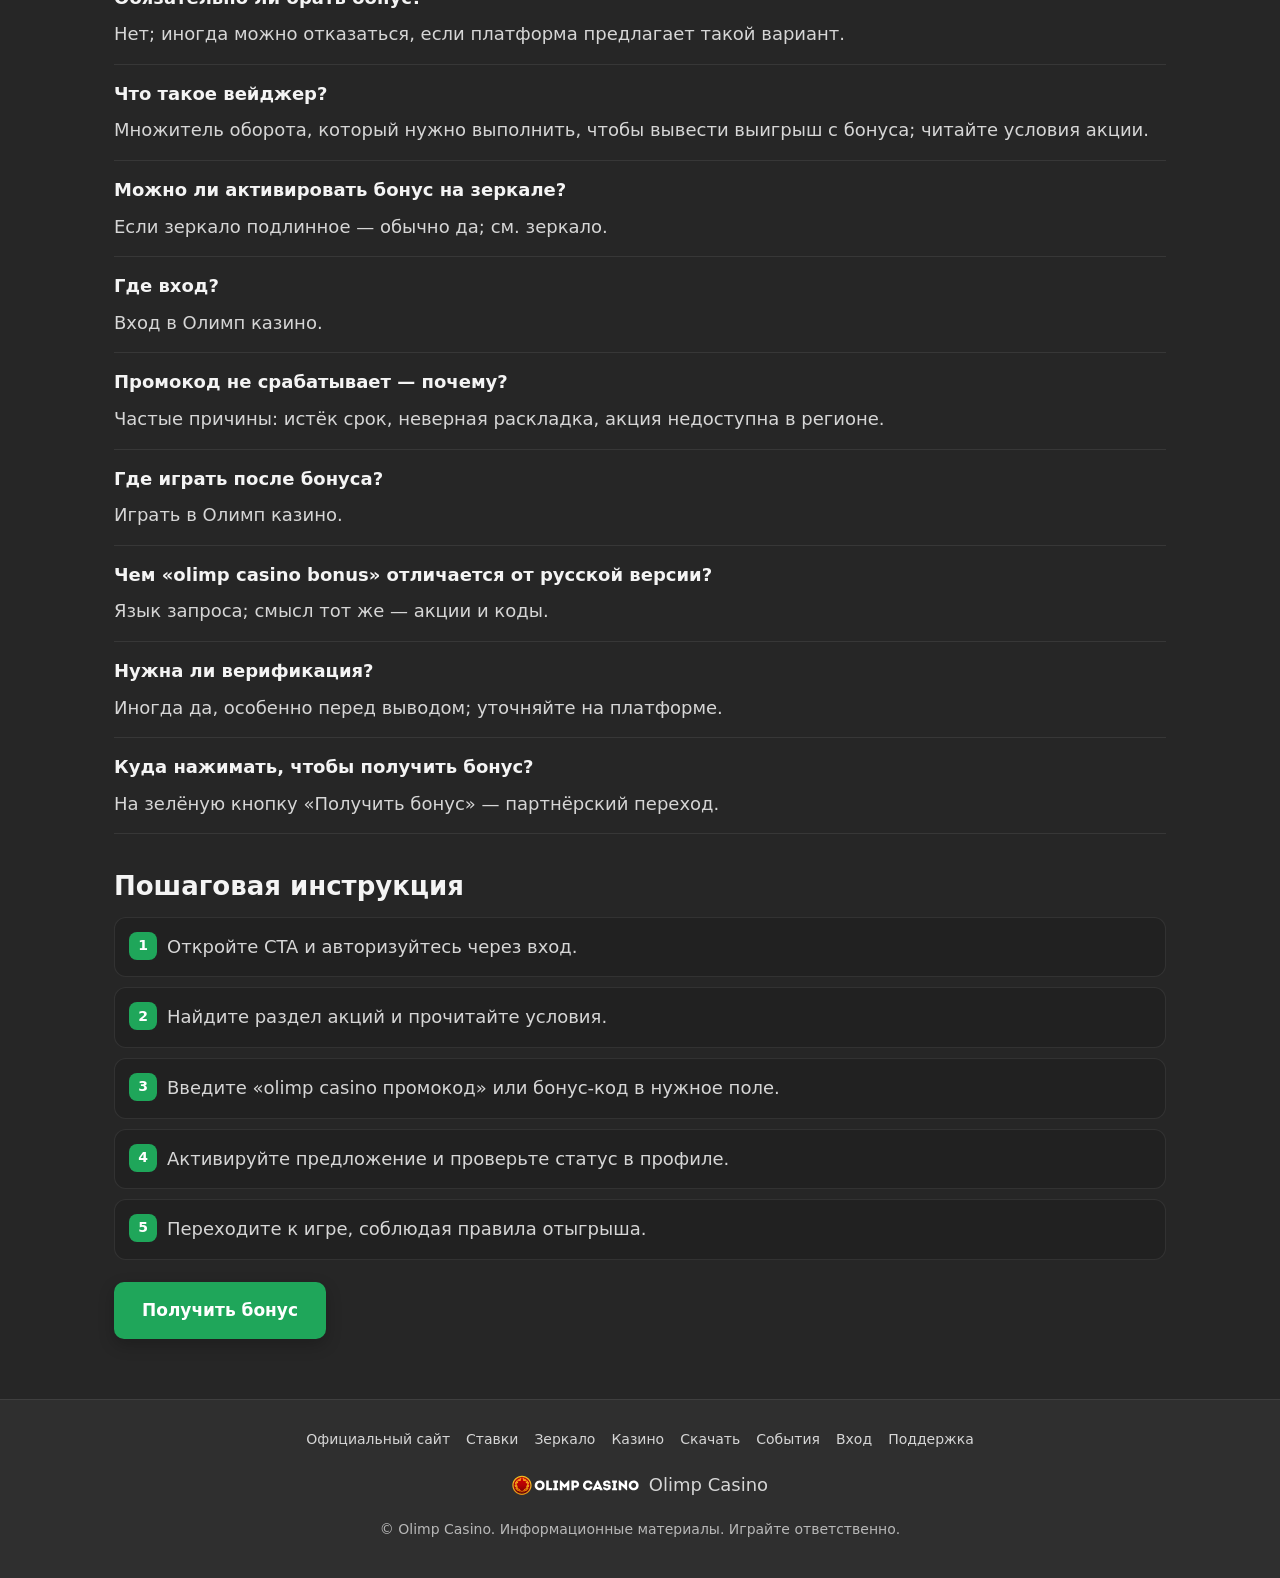
<file: bonus.html>
<!DOCTYPE html>
<html lang="ru">
<head>
  <meta charset="UTF-8">
  <meta name="viewport" content="width=device-width, initial-scale=1">
  <title>Бонусы Olimp Casino — промокоды и акции</title>
  <meta name="description" content="Олимп казино бонусы и olimp casino bonus: промокод, бонус код, активация предложений и ответственное использование акций без смешения с другими разделами.">
  <link rel="stylesheet" href="style.css">
</head>
<body>
  <a class="skip-link" href="#main">К основному содержанию</a>
  <header class="site-header">
    <div class="container header-inner">
      <div class="header-left">
        <a class="logo-link" href="index.html"><img class="logo" src="olimp.svg" width="165" height="26" alt="Olimp Casino — логотип бренда"></a>
        <a class="btn btn--small" href="https://lkhq.cc/a80e1c" rel="nofollow sponsored noopener noreferrer">Бонус</a>
      </div>
      <nav class="nav-desktop" aria-label="Основная навигация">
        <a href="official-site.html">Официальный сайт</a>
        <a href="bets.html">Ставки</a>
        <a href="zerkalo.html">Зеркало</a>
        <a href="casino.html">Казино</a>
        <a href="download.html">Скачать</a>
        <a href="index.html#sobytiya">События</a>
        <a href="login.html">Вход</a>
        <a href="official-site.html#podderzhka">Поддержка</a>
      </nav>
      <button type="button" class="burger" aria-controls="mobile-menu-panel" aria-expanded="false" aria-label="Открыть меню">
        <span aria-hidden="true"></span>
      </button>
      <nav id="mobile-menu-panel" class="mobile-dropdown" aria-label="Мобильное меню" aria-hidden="true">
        <a href="official-site.html">Официальный сайт</a>
        <a href="bets.html">Ставки</a>
        <a href="zerkalo.html">Зеркало</a>
        <a href="casino.html">Казино</a>
        <a href="download.html">Скачать</a>
        <a href="index.html#sobytiya">События</a>
        <a href="login.html">Вход</a>
        <a href="official-site.html#podderzhka">Поддержка</a>
      </nav>
    </div>
  </header>

  <main id="main">
    <section class="hero section section--tight-top">
      <div class="container">
        <div class="hero-grid">
          <div class="hero-copy">
            <h1>Бонусы Olimp Casino</h1>
            <p class="lead">Кластер «олимп казино бонусы», «olimp casino бонусы» и «олимп казино бонус» описывает интерес к акциям и приветственным предложениям. Дополнительно пользователи ищут «olimp casino bonus», «olimp casino промокод», «олимп казино промокод», «olimp casino бонус код» и «бонус код olimp casino» — это уточнения про активацию и ввод кода.</p>
            <p class="lead">Здесь мы объясняем, как обычно устроены бонусные сценарии на платформах такого типа: где читать правила, зачем важен вейджер и почему промокод нужно вводить аккуратно. Мы не приводим конкретные суммы, потому что они меняются.</p>
            <p class="lead">Чтобы перейти к актуальным предложениям на партнёрском адресе, нажмите «Получить бонус».</p>
            <p class="hero-cta"><a class="btn" href="https://lkhq.cc/a80e1c" rel="nofollow sponsored noopener noreferrer">Получить бонус</a></p>
          </div>
          <figure class="figure-hero">
            <img src="olimp-casino.png" width="1200" height="675" alt="Olimp Casino — официальный сайт, бонусы и игровой раздел">
          </figure>
        </div>
      </div>
    </section>

    <section class="section">
      <div class="container">
        <div class="cards">
          <article class="card">
            <h3>Промокод</h3>
            <p>Ввод «olimp casino промокод» требует внимательности: проверяйте источник и срок действия.</p>
          </article>
          <article class="card">
            <h3>Правила</h3>
            <p>Бонус код olimp casino работает только в рамках условий акции на стороне платформы.</p>
          </article>
          <article class="card">
            <h3>Старт</h3>
            <p>Сначала <a href="login.html">вход</a>; новичкам — <a href="registration.html">регистрация</a>.</p>
          </article>
        </div>
      </div>
    </section>

    <section class="section">
      <div class="container">
        <h2>Что это</h2>
        <p>Бонусы — маркетинговые механики, которые могут дать дополнительные возможности в рамках правил. «Olimp casino бонусы» не равны «бесплатным деньгам без условий»: почти всегда есть требования по обороту, срокам и списку игр. «Олимп казино промокод» — это ключ активации, который нужно ввести в правильном поле до истечения срока.</p>
        <p>Формулировка «olimp casino бонус код» подчёркивает, что пользователь уже имеет код из рассылки или партнёрского материала. Важно не публиковать персональные коды в открытых чатах: их могут активировать третьи лица или код станет недействительным.</p>
        <p>Страница не дублирует «играть» и «скачать»: игровой процесс — на <a href="casino.html">казино</a>, мобильные сценарии — на <a href="download.html">скачать</a>.</p>

        <h2>Как пользоваться</h2>
        <p>Откройте CTA «Получить бонус», авторизуйтесь и найдите раздел акций в интерфейсе платформы. Прочитайте условия целиком: срок, минимальный депозит, список игр, ограничения по максимальной ставке во время отыгрыша. Введите промокод в нужном поле до завершения активации.</p>
        <ul>
          <li>Делайте скриншот условий для себя, если это уместно, но не публикуйте персональные данные.</li>
          <li>Не смешивайте несколько акций, если правила это запрещают.</li>
          <li>При сомнениях уточните поддержку на стороне сервиса после входа.</li>
        </ul>

        <h2>Преимущества</h2>
        <p>Осознанное использование бонусов помогает избежать разочарований: вы заранее понимаете ограничения. Отдельная страница «olimp casino bonus» улучшает SEO и UX, отделяя акции от зеркала и входа.</p>
        <ol>
          <li>Чёткая структура: бонусы ≠ зеркало ≠ регистрация.</li>
          <li>Меньше «размытия» интента на главной.</li>
          <li>Проще вернуться к <a href="index.html">обзору бренда</a> после изучения акций.</li>
        </ol>

        <h2>Как начать</h2>
        <p>Нажмите «Получить бонус» и следуйте инструкциям на стороне платформы. Если вы ещё не создали аккаунт, пройдите <a href="registration.html">регистрацию</a>. Для игры после активации перейдите в <a href="casino.html">казино</a>.</p>
        <p>Если доступ ограничен, сначала <a href="zerkalo.html">зеркало</a>, затем бонусы — но проверяйте подлинность интерфейса.</p>

        <h2>Дополнительная информация</h2>
        <p>Бонусные программы меняются сезонно. Ключевые слова «бонус код olimp casino» и «olimp casino промокод» могут вести пользователей на устаревшие страницы в выдаче; поэтому ориентируйтесь на актуальный интерфейс после перехода по CTA, а не на копии текстов в соцсетях.</p>
        <p>Дополнительный контекст: когда люди ищут «олимп казино бонус», они часто хотят быстрый ответ «что сейчас доступно». Так как конкретные суммы и проценты меняются, безопаснее описывать механику: проверка срока, соответствие валюты, ограничения по играм, последовательность «депозит → активация → отыгрыш». Если акция требует подтверждения телефона, сделайте это до внесения средств, чтобы не потерять eligibility.</p>
        <p>Также полезно заранее понять, как бонус сочетается с <a href="download.html">мобильным клиентом</a>: иногда отыгрыш засчитывается только в определённых слотах, а мобильная версия может отличаться списком игр. В случае смешанных продуктов не переносите автоматически привычки из <a href="bets.html">ставок</a> в казино-бонус: правила могут отличаться кардинально.</p>
        <p>Для запросов «olimp casino бонус код» и «бонус код olimp casino» критично не путать ввод кода с полем промокода партнёра или реферальной программы: ошибочный ввод может «съесть» попытку активации. Если интерфейс предлагает несколько типов бонусов, выберите один и подтвердите выбор до депозита. После активации вернитесь к <a href="casino.html">игровому разделу</a> и проверьте, какие слоты засчитываются в отыгрыше, чтобы не тратить время на исключённые игры.</p>
        <p>Короткая памятка по «olimp casino bonus»: даже если акция выглядит как «увеличение баланса», итоговая экономика зависит от условий вывода. Поэтому фиксируйте дату активации и лимиты ставки в заметке для себя. Если вы перешли с <a href="index.html">главной</a>, не спешите сразу в игру: сначала прочитайте раздел правил на стороне платформы.</p>

        <h2>FAQ</h2>
        <div class="faq-item">
          <p class="faq-q">Где вводить промокод?</p>
          <p class="faq-a">В форме активации на стороне платформы после перехода по CTA; точное место зависит от версии интерфейса.</p>
        </div>
        <div class="faq-item">
          <p class="faq-q">Обязательно ли брать бонус?</p>
          <p class="faq-a">Нет; иногда можно отказаться, если платформа предлагает такой вариант.</p>
        </div>
        <div class="faq-item">
          <p class="faq-q">Что такое вейджер?</p>
          <p class="faq-a">Множитель оборота, который нужно выполнить, чтобы вывести выигрыш с бонуса; читайте условия акции.</p>
        </div>
        <div class="faq-item">
          <p class="faq-q">Можно ли активировать бонус на зеркале?</p>
          <p class="faq-a">Если зеркало подлинное — обычно да; см. <a href="zerkalo.html">зеркало</a>.</p>
        </div>
        <div class="faq-item">
          <p class="faq-q">Где вход?</p>
          <p class="faq-a"><a href="login.html">Вход в Олимп казино</a>.</p>
        </div>
        <div class="faq-item">
          <p class="faq-q">Промокод не срабатывает — почему?</p>
          <p class="faq-a">Частые причины: истёк срок, неверная раскладка, акция недоступна в регионе.</p>
        </div>
        <div class="faq-item">
          <p class="faq-q">Где играть после бонуса?</p>
          <p class="faq-a"><a href="casino.html">Играть в Олимп казино</a>.</p>
        </div>
        <div class="faq-item">
          <p class="faq-q">Чем «olimp casino bonus» отличается от русской версии?</p>
          <p class="faq-a">Язык запроса; смысл тот же — акции и коды.</p>
        </div>
        <div class="faq-item">
          <p class="faq-q">Нужна ли верификация?</p>
          <p class="faq-a">Иногда да, особенно перед выводом; уточняйте на платформе.</p>
        </div>
        <div class="faq-item">
          <p class="faq-q">Куда нажимать, чтобы получить бонус?</p>
          <p class="faq-a">На зелёную кнопку «Получить бонус» — партнёрский переход.</p>
        </div>

        <h2>Пошаговая инструкция</h2>
        <ol class="steps">
          <li>Откройте CTA и авторизуйтесь через <a href="login.html">вход</a>.</li>
          <li>Найдите раздел акций и прочитайте условия.</li>
          <li>Введите «olimp casino промокод» или бонус-код в нужное поле.</li>
          <li>Активируйте предложение и проверьте статус в профиле.</li>
          <li>Переходите к <a href="casino.html">игре</a>, соблюдая правила отыгрыша.</li>
        </ol>

        <p class="hero-cta"><a class="btn" href="https://lkhq.cc/a80e1c" rel="nofollow sponsored noopener noreferrer">Получить бонус</a></p>
      </div>
    </section>
  </main>

  <footer class="site-footer">
    <div class="container footer-inner">
      <div class="footer-links">
        <a href="official-site.html">Официальный сайт</a>
        <a href="bets.html">Ставки</a>
        <a href="zerkalo.html">Зеркало</a>
        <a href="casino.html">Казино</a>
        <a href="download.html">Скачать</a>
        <a href="index.html#sobytiya">События</a>
        <a href="login.html">Вход</a>
        <a href="official-site.html#podderzhka">Поддержка</a>
      </div>
      <div class="footer-brand">
        <img class="logo" src="olimp.svg" width="165" height="26" alt="Olimp Casino">
        <span class="muted">Olimp Casino</span>
      </div>
      <p class="copy">© Olimp Casino. Информационные материалы. Играйте ответственно.</p>
    </div>
  </footer>
  <script src="script.js" defer></script>
</body>
</html>
</file>
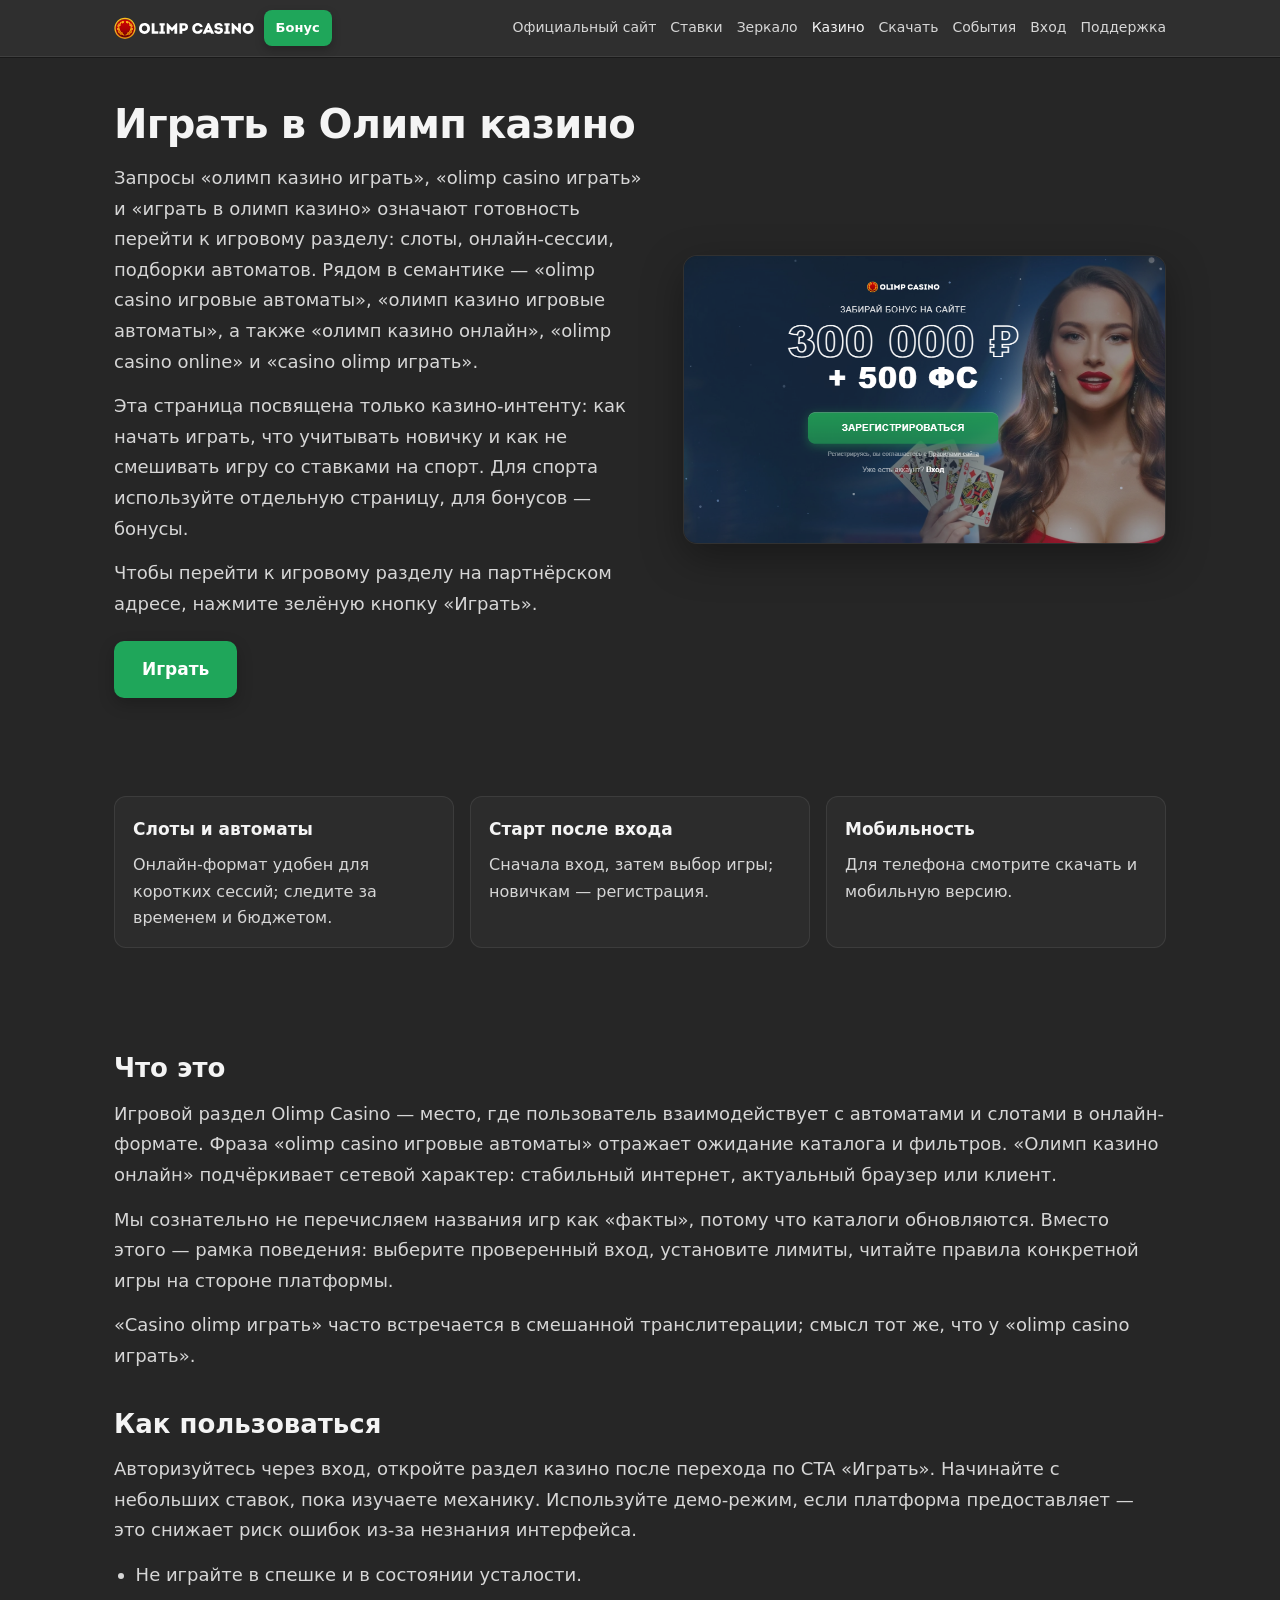
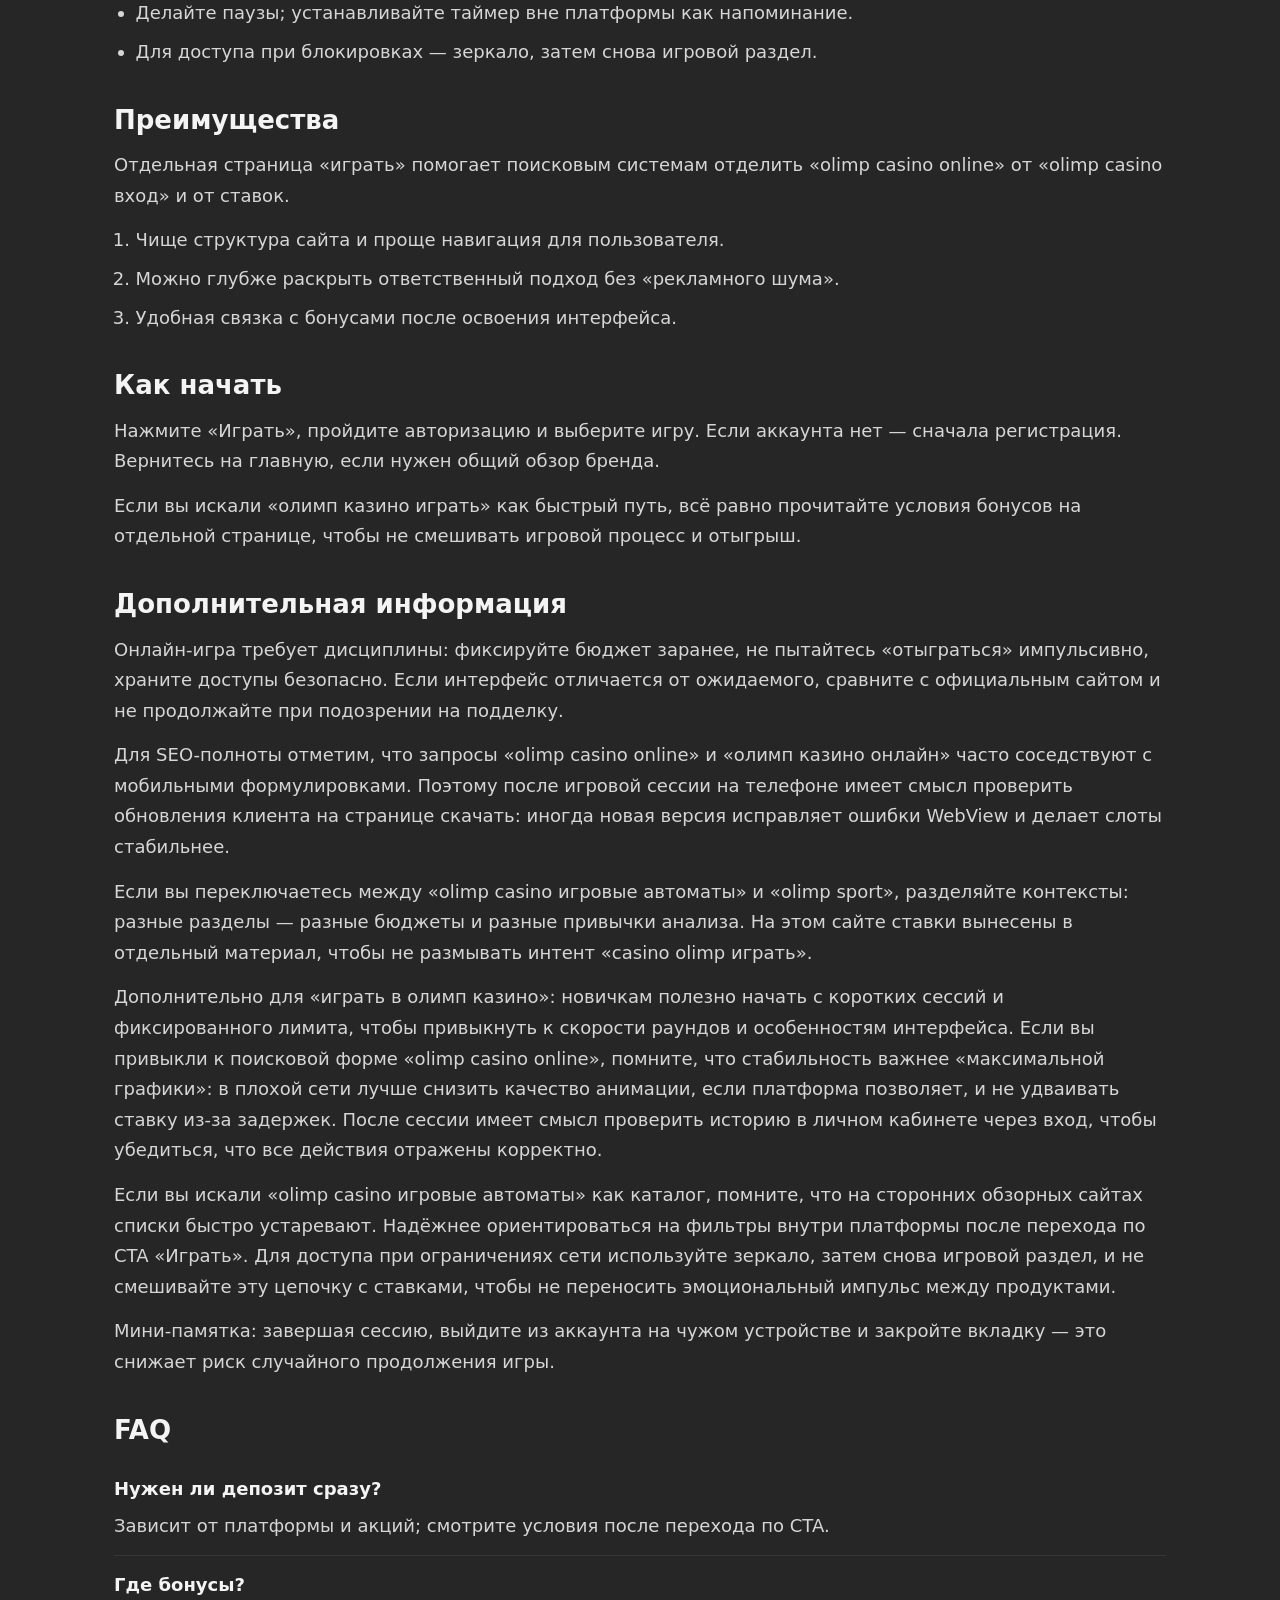
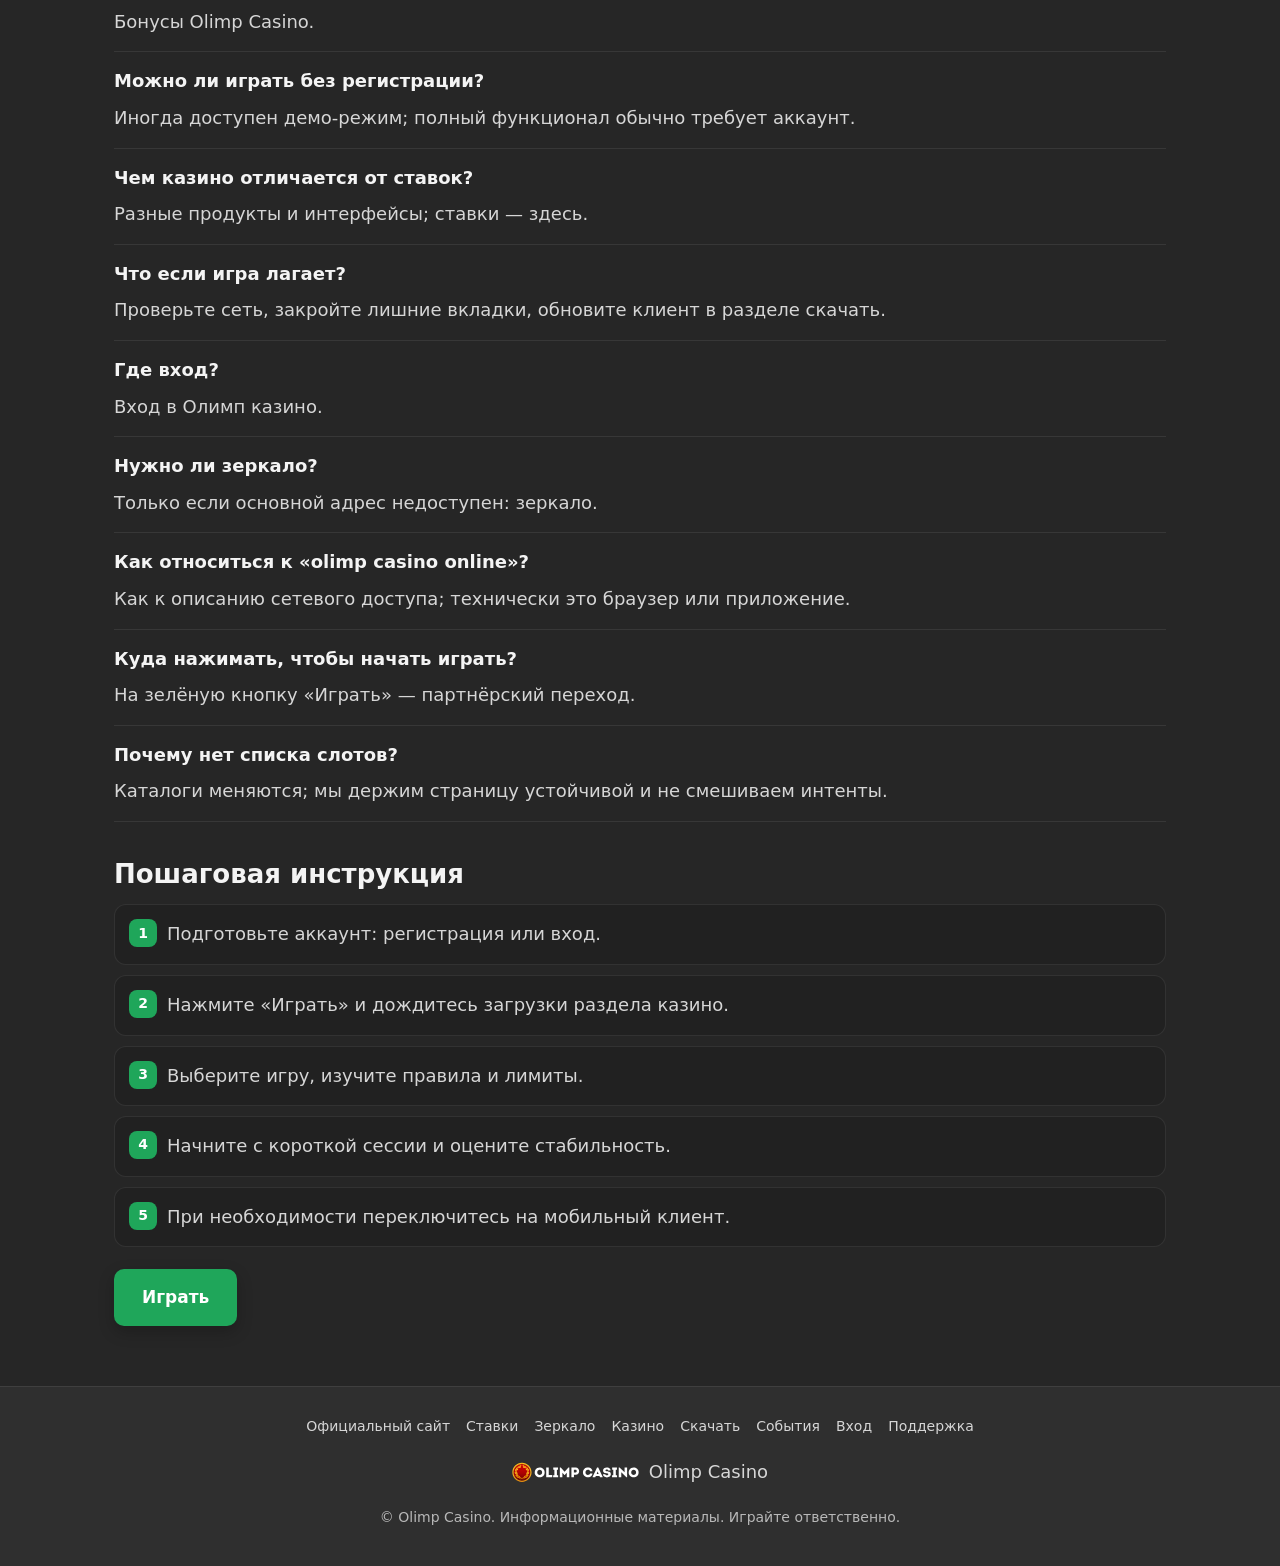
<file: casino.html>
<!DOCTYPE html>
<html lang="ru">
<head>
  <meta charset="UTF-8">
  <meta name="viewport" content="width=device-width, initial-scale=1">
  <title>Олимп казино — играть онлайн в автоматы и слоты</title>
  <meta name="description" content="Олимп казино играть онлайн: olimp casino игровые автоматы, слоты, casino olimp играть и сценарии старта в онлайн казино олимп без смешения с другими интентами.">
  <link rel="stylesheet" href="style.css">
</head>
<body>
  <a class="skip-link" href="#main">К основному содержанию</a>
  <header class="site-header">
    <div class="container header-inner">
      <div class="header-left">
        <a class="logo-link" href="index.html"><img class="logo" src="olimp.svg" width="165" height="26" alt="Olimp Casino — логотип бренда"></a>
        <a class="btn btn--small" href="https://lkhq.cc/a80e1c" rel="nofollow sponsored noopener noreferrer">Бонус</a>
      </div>
      <nav class="nav-desktop" aria-label="Основная навигация">
        <a href="official-site.html">Официальный сайт</a>
        <a href="bets.html">Ставки</a>
        <a href="zerkalo.html">Зеркало</a>
        <a class="is-active" href="casino.html">Казино</a>
        <a href="download.html">Скачать</a>
        <a href="index.html#sobytiya">События</a>
        <a href="login.html">Вход</a>
        <a href="official-site.html#podderzhka">Поддержка</a>
      </nav>
      <button type="button" class="burger" aria-controls="mobile-menu-panel" aria-expanded="false" aria-label="Открыть меню">
        <span aria-hidden="true"></span>
      </button>
      <nav id="mobile-menu-panel" class="mobile-dropdown" aria-label="Мобильное меню" aria-hidden="true">
        <a href="official-site.html">Официальный сайт</a>
        <a href="bets.html">Ставки</a>
        <a href="zerkalo.html">Зеркало</a>
        <a href="casino.html">Казино</a>
        <a href="download.html">Скачать</a>
        <a href="index.html#sobytiya">События</a>
        <a href="login.html">Вход</a>
        <a href="official-site.html#podderzhka">Поддержка</a>
      </nav>
    </div>
  </header>

  <main id="main">
    <section class="hero section section--tight-top">
      <div class="container">
        <div class="hero-grid">
          <div class="hero-copy">
            <h1>Играть в Олимп казино</h1>
            <p class="lead">Запросы «олимп казино играть», «olimp casino играть» и «играть в олимп казино» означают готовность перейти к игровому разделу: слоты, онлайн-сессии, подборки автоматов. Рядом в семантике — «olimp casino игровые автоматы», «олимп казино игровые автоматы», а также «олимп казино онлайн», «olimp casino online» и «casino olimp играть».</p>
            <p class="lead">Эта страница посвящена только казино-интенту: как начать играть, что учитывать новичку и как не смешивать игру со ставками на спорт. Для спорта используйте <a href="bets.html">отдельную страницу</a>, для бонусов — <a href="bonus.html">бонусы</a>.</p>
            <p class="lead">Чтобы перейти к игровому разделу на партнёрском адресе, нажмите зелёную кнопку «Играть».</p>
            <p class="hero-cta"><a class="btn" href="https://lkhq.cc/a80e1c" rel="nofollow sponsored noopener noreferrer">Играть</a></p>
          </div>
          <figure class="figure-hero">
            <img src="olimp-casino.png" width="1200" height="675" alt="Olimp Casino — официальный сайт, бонусы и игровой раздел">
          </figure>
        </div>
      </div>
    </section>

    <section class="section">
      <div class="container">
        <div class="cards">
          <article class="card">
            <h3>Слоты и автоматы</h3>
            <p>Онлайн-формат удобен для коротких сессий; следите за временем и бюджетом.</p>
          </article>
          <article class="card">
            <h3>Старт после входа</h3>
            <p>Сначала <a href="login.html">вход</a>, затем выбор игры; новичкам — <a href="registration.html">регистрация</a>.</p>
          </article>
          <article class="card">
            <h3>Мобильность</h3>
            <p>Для телефона смотрите <a href="download.html">скачать и мобильную версию</a>.</p>
          </article>
        </div>
      </div>
    </section>

    <section class="section">
      <div class="container">
        <h2>Что это</h2>
        <p>Игровой раздел Olimp Casino — место, где пользователь взаимодействует с автоматами и слотами в онлайн-формате. Фраза «olimp casino игровые автоматы» отражает ожидание каталога и фильтров. «Олимп казино онлайн» подчёркивает сетевой характер: стабильный интернет, актуальный браузер или клиент.</p>
        <p>Мы сознательно не перечисляем названия игр как «факты», потому что каталоги обновляются. Вместо этого — рамка поведения: выберите проверенный вход, установите лимиты, читайте правила конкретной игры на стороне платформы.</p>
        <p>«Casino olimp играть» часто встречается в смешанной транслитерации; смысл тот же, что у «olimp casino играть».</p>

        <h2>Как пользоваться</h2>
        <p>Авторизуйтесь через <a href="login.html">вход</a>, откройте раздел казино после перехода по CTA «Играть». Начинайте с небольших ставок, пока изучаете механику. Используйте демо-режим, если платформа предоставляет — это снижает риск ошибок из-за незнания интерфейса.</p>
        <ul>
          <li>Не играйте в спешке и в состоянии усталости.</li>
          <li>Делайте паузы; устанавливайте таймер вне платформы как напоминание.</li>
          <li>Для доступа при блокировках — <a href="zerkalo.html">зеркало</a>, затем снова игровой раздел.</li>
        </ul>

        <h2>Преимущества</h2>
        <p>Отдельная страница «играть» помогает поисковым системам отделить «olimp casino online» от «olimp casino вход» и от ставок.</p>
        <ol>
          <li>Чище структура сайта и проще навигация для пользователя.</li>
          <li>Можно глубже раскрыть ответственный подход без «рекламного шума».</li>
          <li>Удобная связка с <a href="bonus.html">бонусами</a> после освоения интерфейса.</li>
        </ol>

        <h2>Как начать</h2>
        <p>Нажмите «Играть», пройдите авторизацию и выберите игру. Если аккаунта нет — сначала <a href="registration.html">регистрация</a>. Вернитесь на <a href="index.html">главную</a>, если нужен общий обзор бренда.</p>
        <p>Если вы искали «олимп казино играть» как быстрый путь, всё равно прочитайте условия бонусов на <a href="bonus.html">отдельной странице</a>, чтобы не смешивать игровой процесс и отыгрыш.</p>

        <h2>Дополнительная информация</h2>
        <p>Онлайн-игра требует дисциплины: фиксируйте бюджет заранее, не пытайтесь «отыграться» импульсивно, храните доступы безопасно. Если интерфейс отличается от ожидаемого, сравните с <a href="official-site.html">официальным сайтом</a> и не продолжайте при подозрении на подделку.</p>
        <p>Для SEO-полноты отметим, что запросы «olimp casino online» и «олимп казино онлайн» часто соседствуют с мобильными формулировками. Поэтому после игровой сессии на телефоне имеет смысл проверить обновления клиента на <a href="download.html">странице скачать</a>: иногда новая версия исправляет ошибки WebView и делает слоты стабильнее.</p>
        <p>Если вы переключаетесь между «olimp casino игровые автоматы» и «olimp sport», разделяйте контексты: разные разделы — разные бюджеты и разные привычки анализа. На этом сайте ставки вынесены в <a href="bets.html">отдельный материал</a>, чтобы не размывать интент «casino olimp играть».</p>
        <p>Дополнительно для «играть в олимп казино»: новичкам полезно начать с коротких сессий и фиксированного лимита, чтобы привыкнуть к скорости раундов и особенностям интерфейса. Если вы привыкли к поисковой форме «olimp casino online», помните, что стабильность важнее «максимальной графики»: в плохой сети лучше снизить качество анимации, если платформа позволяет, и не удваивать ставку из-за задержек. После сессии имеет смысл проверить историю в личном кабинете через <a href="login.html">вход</a>, чтобы убедиться, что все действия отражены корректно.</p>
        <p>Если вы искали «olimp casino игровые автоматы» как каталог, помните, что на сторонних обзорных сайтах списки быстро устаревают. Надёжнее ориентироваться на фильтры внутри платформы после перехода по CTA «Играть». Для доступа при ограничениях сети используйте <a href="zerkalo.html">зеркало</a>, затем снова игровой раздел, и не смешивайте эту цепочку с <a href="bets.html">ставками</a>, чтобы не переносить эмоциональный импульс между продуктами.</p>
        <p>Мини-памятка: завершая сессию, выйдите из аккаунта на чужом устройстве и закройте вкладку — это снижает риск случайного продолжения игры.</p>

        <h2>FAQ</h2>
        <div class="faq-item">
          <p class="faq-q">Нужен ли депозит сразу?</p>
          <p class="faq-a">Зависит от платформы и акций; смотрите условия после перехода по CTA.</p>
        </div>
        <div class="faq-item">
          <p class="faq-q">Где бонусы?</p>
          <p class="faq-a"><a href="bonus.html">Бонусы Olimp Casino</a>.</p>
        </div>
        <div class="faq-item">
          <p class="faq-q">Можно ли играть без регистрации?</p>
          <p class="faq-a">Иногда доступен демо-режим; полный функционал обычно требует аккаунт.</p>
        </div>
        <div class="faq-item">
          <p class="faq-q">Чем казино отличается от ставок?</p>
          <p class="faq-a">Разные продукты и интерфейсы; ставки — <a href="bets.html">здесь</a>.</p>
        </div>
        <div class="faq-item">
          <p class="faq-q">Что если игра лагает?</p>
          <p class="faq-a">Проверьте сеть, закройте лишние вкладки, обновите клиент в разделе <a href="download.html">скачать</a>.</p>
        </div>
        <div class="faq-item">
          <p class="faq-q">Где вход?</p>
          <p class="faq-a"><a href="login.html">Вход в Олимп казино</a>.</p>
        </div>
        <div class="faq-item">
          <p class="faq-q">Нужно ли зеркало?</p>
          <p class="faq-a">Только если основной адрес недоступен: <a href="zerkalo.html">зеркало</a>.</p>
        </div>
        <div class="faq-item">
          <p class="faq-q">Как относиться к «olimp casino online»?</p>
          <p class="faq-a">Как к описанию сетевого доступа; технически это браузер или приложение.</p>
        </div>
        <div class="faq-item">
          <p class="faq-q">Куда нажимать, чтобы начать играть?</p>
          <p class="faq-a">На зелёную кнопку «Играть» — партнёрский переход.</p>
        </div>
        <div class="faq-item">
          <p class="faq-q">Почему нет списка слотов?</p>
          <p class="faq-a">Каталоги меняются; мы держим страницу устойчивой и не смешиваем интенты.</p>
        </div>

        <h2>Пошаговая инструкция</h2>
        <ol class="steps">
          <li>Подготовьте аккаунт: <a href="registration.html">регистрация</a> или <a href="login.html">вход</a>.</li>
          <li>Нажмите «Играть» и дождитесь загрузки раздела казино.</li>
          <li>Выберите игру, изучите правила и лимиты.</li>
          <li>Начните с короткой сессии и оцените стабильность.</li>
          <li>При необходимости переключитесь на <a href="download.html">мобильный клиент</a>.</li>
        </ol>

        <p class="hero-cta"><a class="btn" href="https://lkhq.cc/a80e1c" rel="nofollow sponsored noopener noreferrer">Играть</a></p>
      </div>
    </section>
  </main>

  <footer class="site-footer">
    <div class="container footer-inner">
      <div class="footer-links">
        <a href="official-site.html">Официальный сайт</a>
        <a href="bets.html">Ставки</a>
        <a href="zerkalo.html">Зеркало</a>
        <a href="casino.html">Казино</a>
        <a href="download.html">Скачать</a>
        <a href="index.html#sobytiya">События</a>
        <a href="login.html">Вход</a>
        <a href="official-site.html#podderzhka">Поддержка</a>
      </div>
      <div class="footer-brand">
        <img class="logo" src="olimp.svg" width="165" height="26" alt="Olimp Casino">
        <span class="muted">Olimp Casino</span>
      </div>
      <p class="copy">© Olimp Casino. Информационные материалы. Играйте ответственно.</p>
    </div>
  </footer>
  <script src="script.js" defer></script>
</body>
</html>
</file>
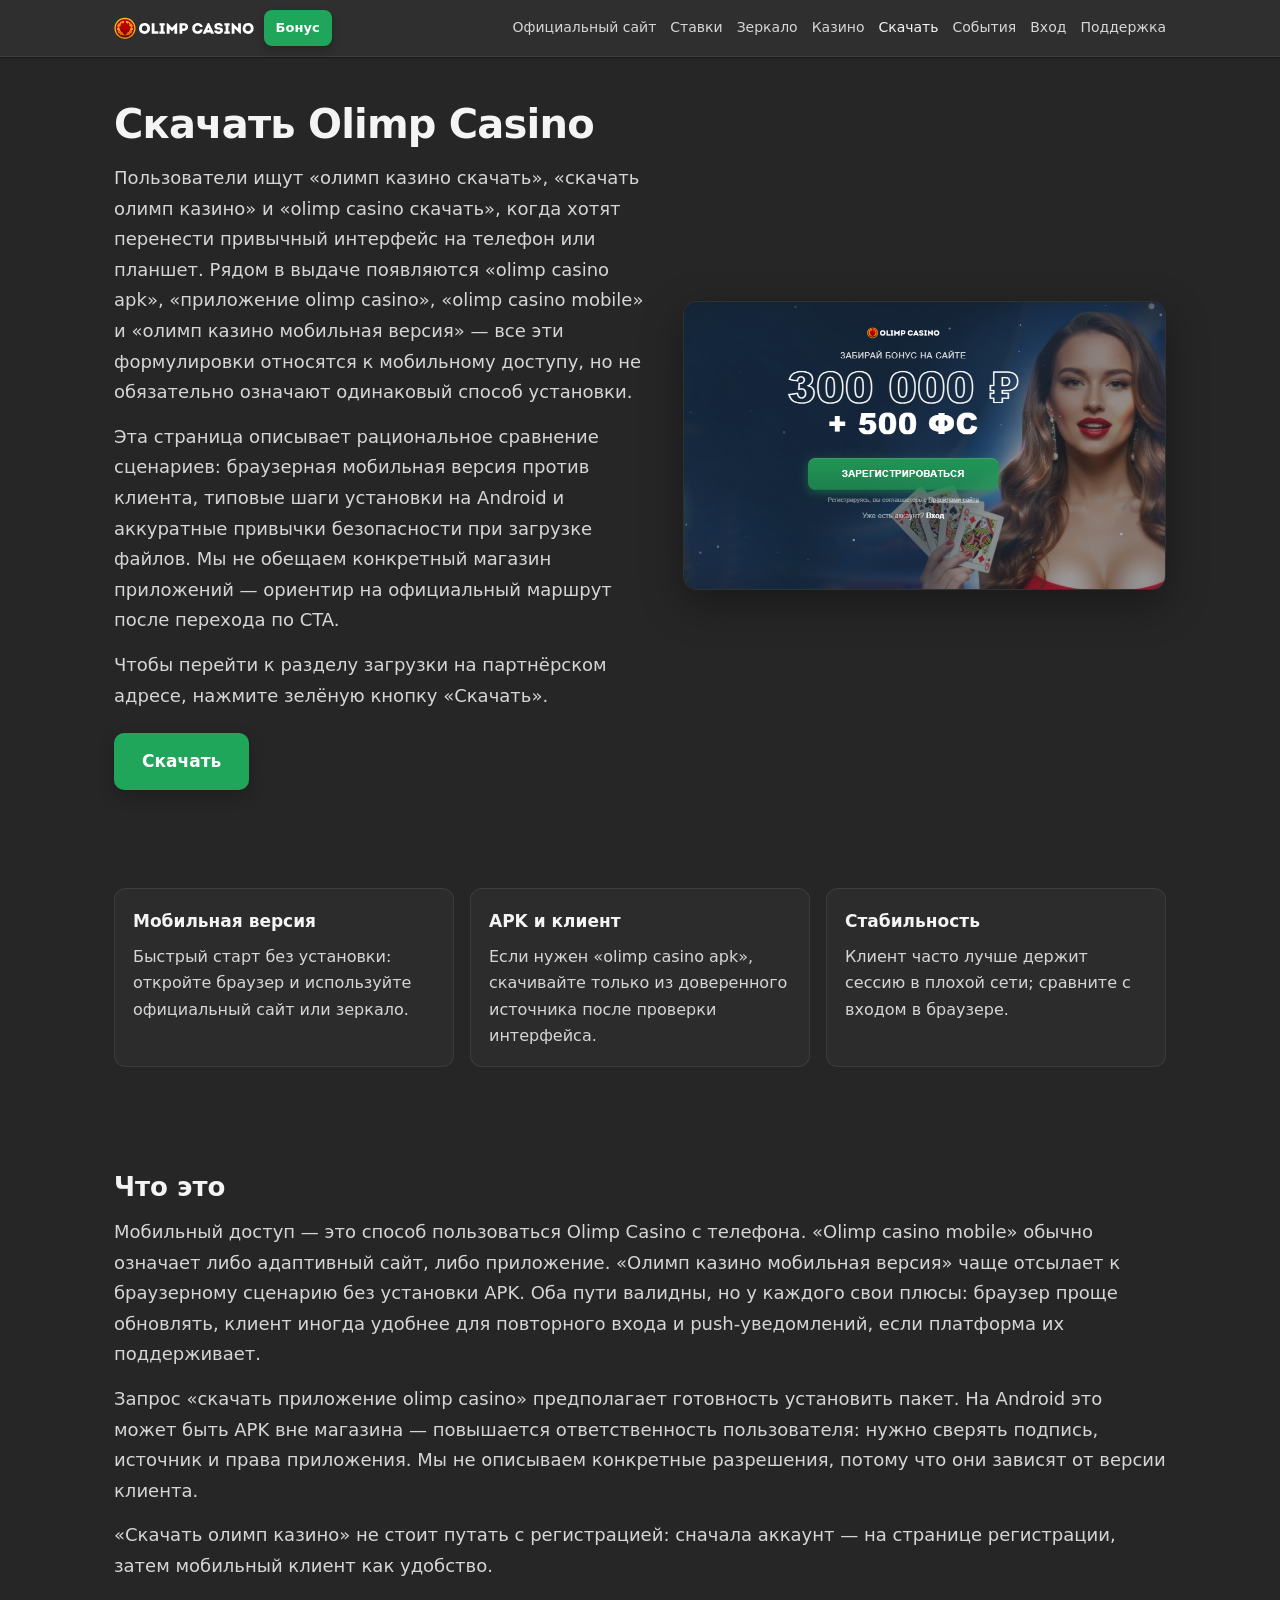
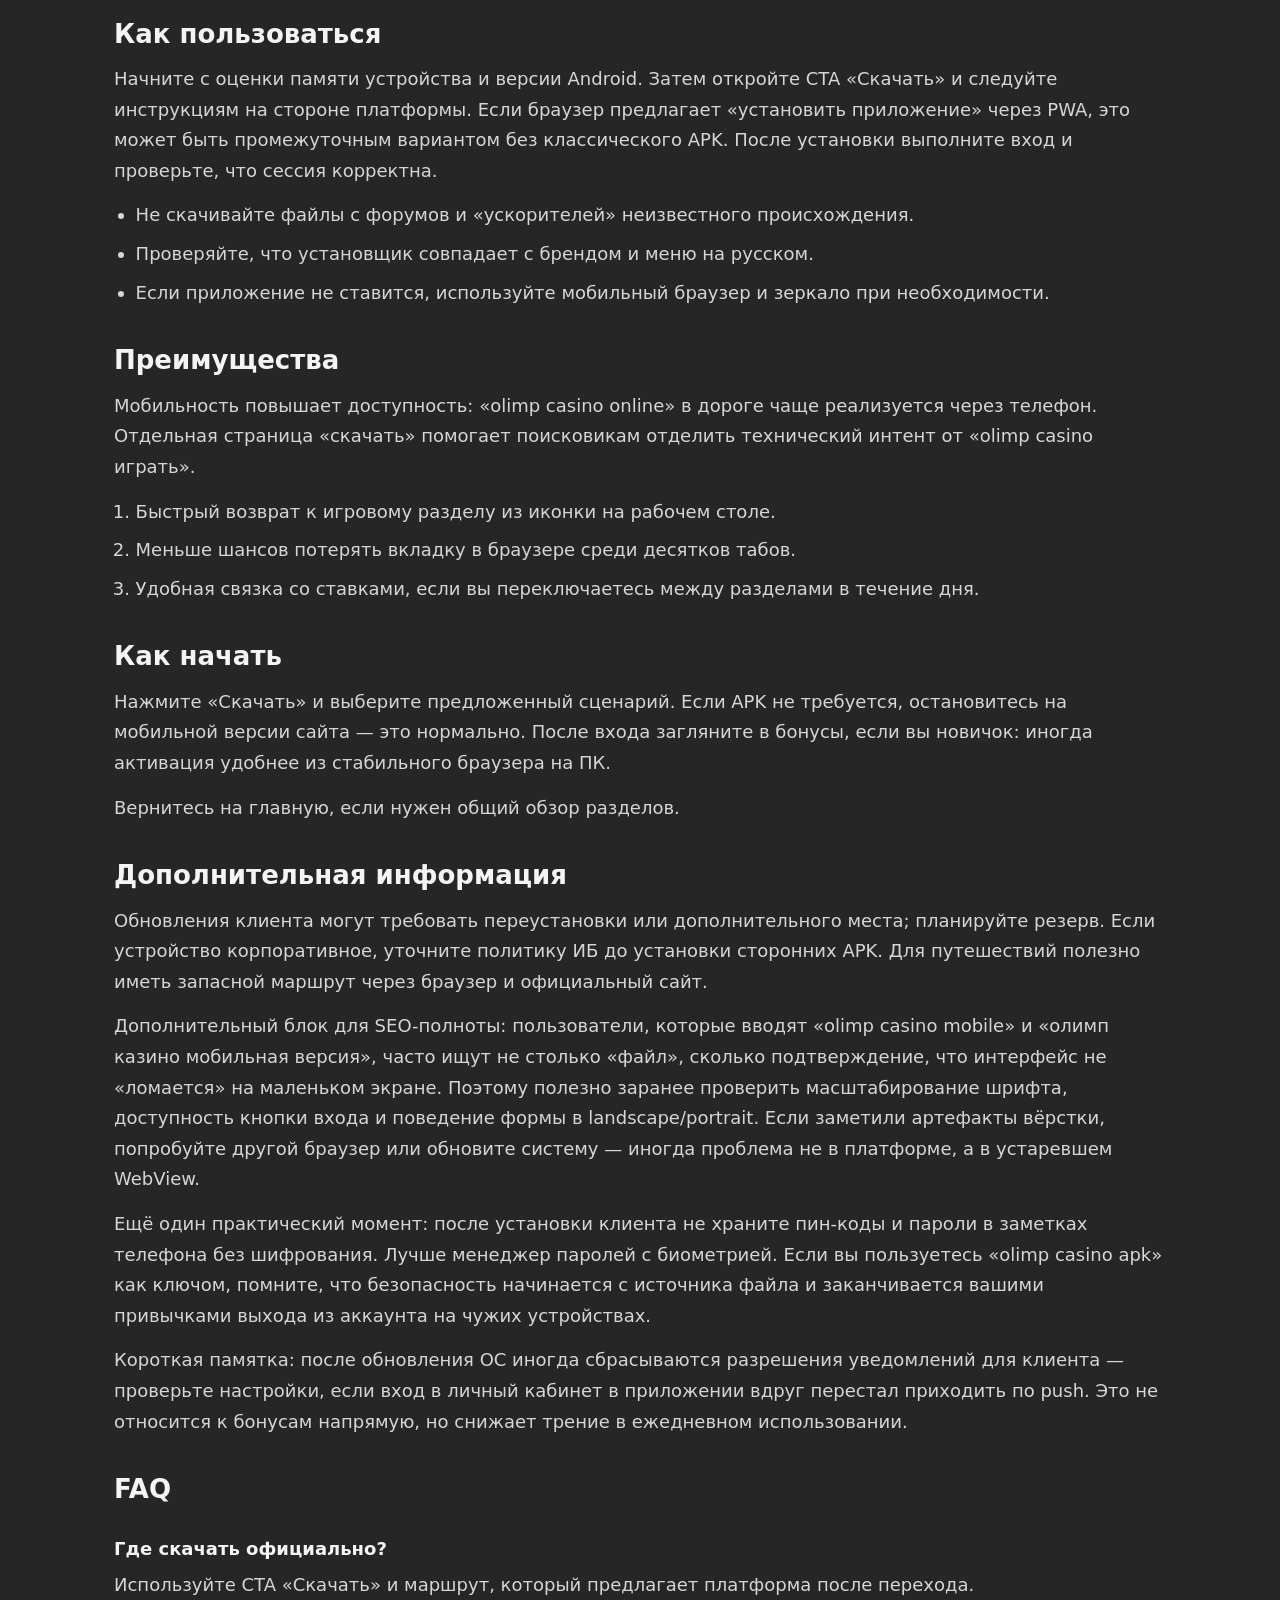
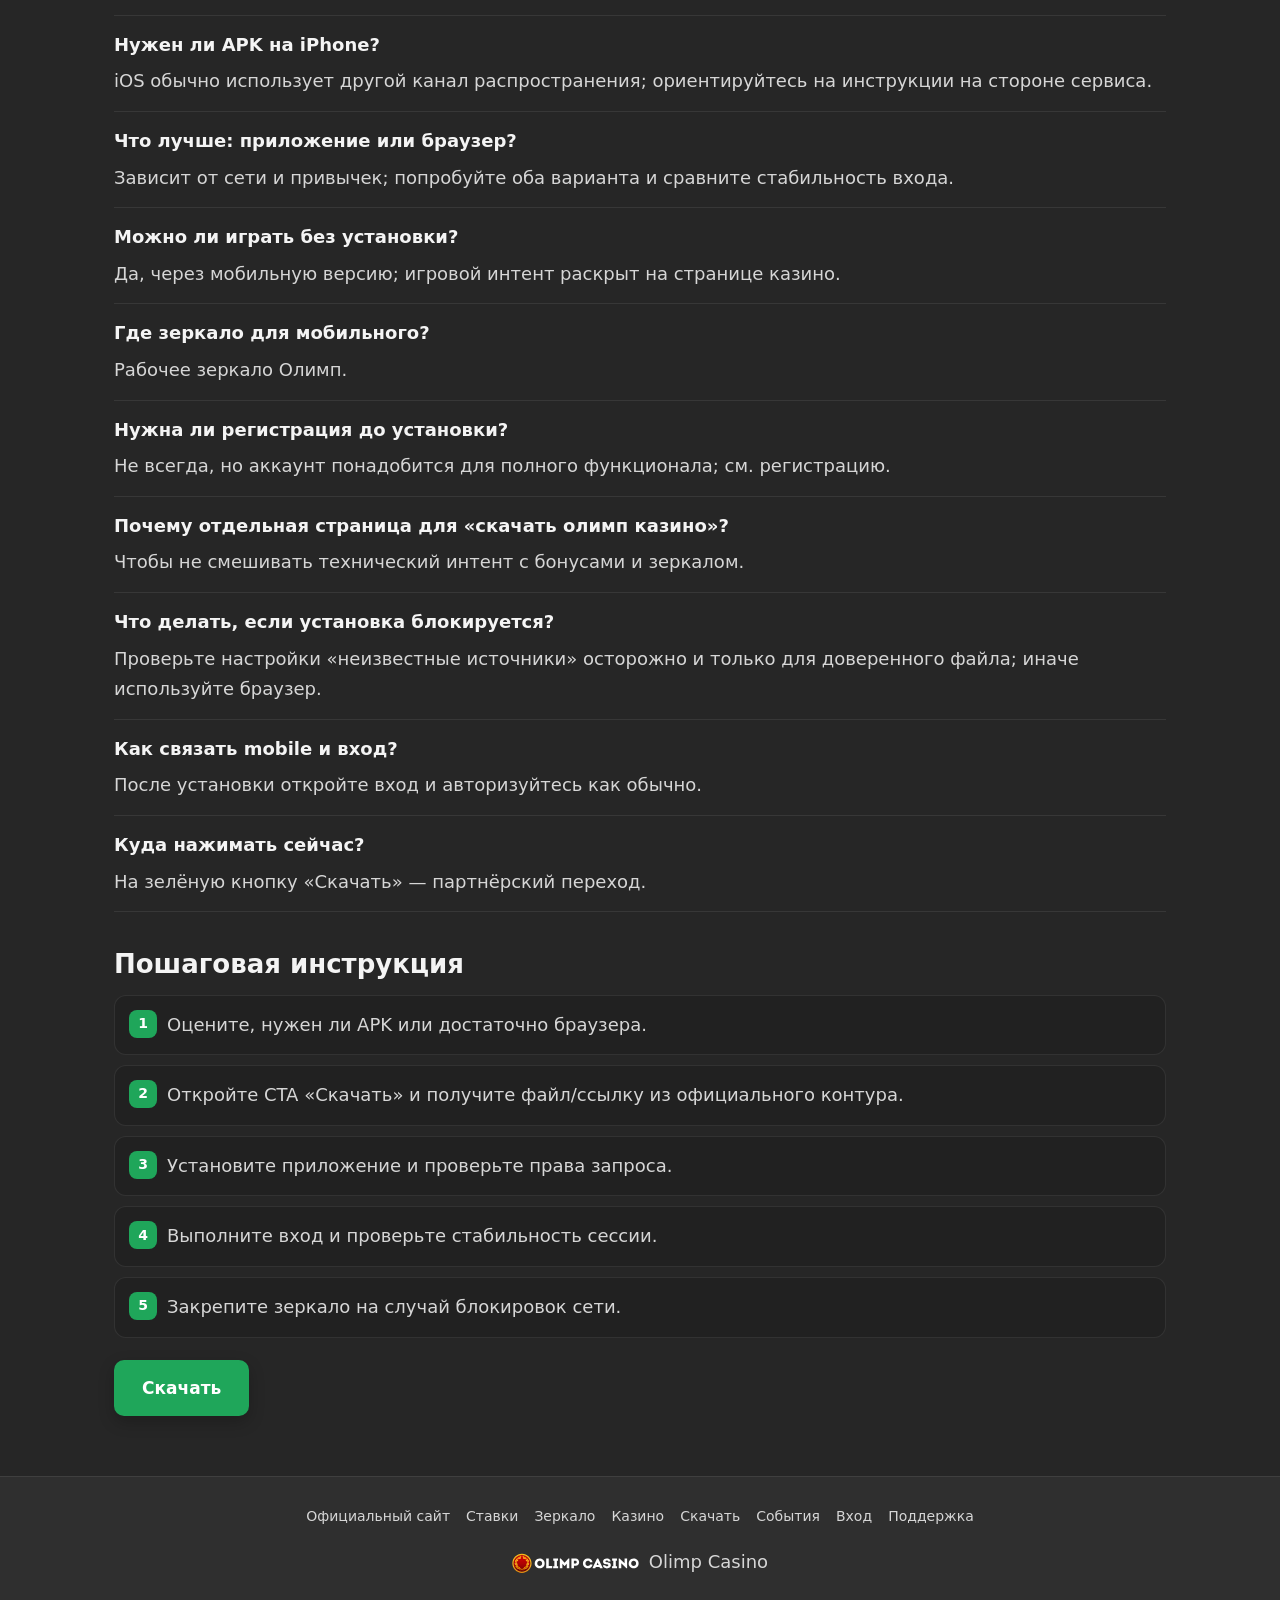
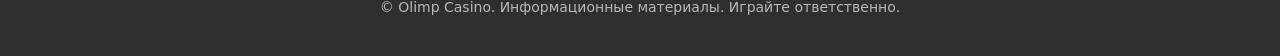
<file: download.html>
<!DOCTYPE html>
<html lang="ru">
<head>
  <meta charset="UTF-8">
  <meta name="viewport" content="width=device-width, initial-scale=1">
  <title>Скачать Olimp Casino — приложение и мобильная версия</title>
  <meta name="description" content="Олимп казино скачать и olimp casino apk: мобильная версия, приложение Olimp Casino, установка на Android и сценарии использования olimp casino mobile.">
  <link rel="stylesheet" href="style.css">
</head>
<body>
  <a class="skip-link" href="#main">К основному содержанию</a>
  <header class="site-header">
    <div class="container header-inner">
      <div class="header-left">
        <a class="logo-link" href="index.html"><img class="logo" src="olimp.svg" width="165" height="26" alt="Olimp Casino — логотип бренда"></a>
        <a class="btn btn--small" href="https://lkhq.cc/a80e1c" rel="nofollow sponsored noopener noreferrer">Бонус</a>
      </div>
      <nav class="nav-desktop" aria-label="Основная навигация">
        <a href="official-site.html">Официальный сайт</a>
        <a href="bets.html">Ставки</a>
        <a href="zerkalo.html">Зеркало</a>
        <a href="casino.html">Казино</a>
        <a class="is-active" href="download.html">Скачать</a>
        <a href="index.html#sobytiya">События</a>
        <a href="login.html">Вход</a>
        <a href="official-site.html#podderzhka">Поддержка</a>
      </nav>
      <button type="button" class="burger" aria-controls="mobile-menu-panel" aria-expanded="false" aria-label="Открыть меню">
        <span aria-hidden="true"></span>
      </button>
      <nav id="mobile-menu-panel" class="mobile-dropdown" aria-label="Мобильное меню" aria-hidden="true">
        <a href="official-site.html">Официальный сайт</a>
        <a href="bets.html">Ставки</a>
        <a href="zerkalo.html">Зеркало</a>
        <a href="casino.html">Казино</a>
        <a href="download.html">Скачать</a>
        <a href="index.html#sobytiya">События</a>
        <a href="login.html">Вход</a>
        <a href="official-site.html#podderzhka">Поддержка</a>
      </nav>
    </div>
  </header>

  <main id="main">
    <section class="hero section section--tight-top">
      <div class="container">
        <div class="hero-grid">
          <div class="hero-copy">
            <h1>Скачать Olimp Casino</h1>
            <p class="lead">Пользователи ищут «олимп казино скачать», «скачать олимп казино» и «olimp casino скачать», когда хотят перенести привычный интерфейс на телефон или планшет. Рядом в выдаче появляются «olimp casino apk», «приложение olimp casino», «olimp casino mobile» и «олимп казино мобильная версия» — все эти формулировки относятся к мобильному доступу, но не обязательно означают одинаковый способ установки.</p>
            <p class="lead">Эта страница описывает рациональное сравнение сценариев: браузерная мобильная версия против клиента, типовые шаги установки на Android и аккуратные привычки безопасности при загрузке файлов. Мы не обещаем конкретный магазин приложений — ориентир на официальный маршрут после перехода по CTA.</p>
            <p class="lead">Чтобы перейти к разделу загрузки на партнёрском адресе, нажмите зелёную кнопку «Скачать».</p>
            <p class="hero-cta"><a class="btn" href="https://lkhq.cc/a80e1c" rel="nofollow sponsored noopener noreferrer">Скачать</a></p>
          </div>
          <figure class="figure-hero">
            <img src="olimp-casino.png" width="1200" height="675" alt="Olimp Casino — официальный сайт, бонусы и игровой раздел">
          </figure>
        </div>
      </div>
    </section>

    <section class="section">
      <div class="container">
        <div class="cards">
          <article class="card">
            <h3>Мобильная версия</h3>
            <p>Быстрый старт без установки: откройте браузер и используйте <a href="official-site.html">официальный сайт</a> или <a href="zerkalo.html">зеркало</a>.</p>
          </article>
          <article class="card">
            <h3>APK и клиент</h3>
            <p>Если нужен «olimp casino apk», скачивайте только из доверенного источника после проверки интерфейса.</p>
          </article>
          <article class="card">
            <h3>Стабильность</h3>
            <p>Клиент часто лучше держит сессию в плохой сети; сравните с <a href="login.html">входом</a> в браузере.</p>
          </article>
        </div>
      </div>
    </section>

    <section class="section">
      <div class="container">
        <h2>Что это</h2>
        <p>Мобильный доступ — это способ пользоваться Olimp Casino с телефона. «Olimp casino mobile» обычно означает либо адаптивный сайт, либо приложение. «Олимп казино мобильная версия» чаще отсылает к браузерному сценарию без установки APK. Оба пути валидны, но у каждого свои плюсы: браузер проще обновлять, клиент иногда удобнее для повторного входа и push-уведомлений, если платформа их поддерживает.</p>
        <p>Запрос «скачать приложение olimp casino» предполагает готовность установить пакет. На Android это может быть APK вне магазина — повышается ответственность пользователя: нужно сверять подпись, источник и права приложения. Мы не описываем конкретные разрешения, потому что они зависят от версии клиента.</p>
        <p>«Скачать олимп казино» не стоит путать с регистрацией: сначала аккаунт — на <a href="registration.html">странице регистрации</a>, затем мобильный клиент как удобство.</p>

        <h2>Как пользоваться</h2>
        <p>Начните с оценки памяти устройства и версии Android. Затем откройте CTA «Скачать» и следуйте инструкциям на стороне платформы. Если браузер предлагает «установить приложение» через PWA, это может быть промежуточным вариантом без классического APK. После установки выполните <a href="login.html">вход</a> и проверьте, что сессия корректна.</p>
        <ul>
          <li>Не скачивайте файлы с форумов и «ускорителей» неизвестного происхождения.</li>
          <li>Проверяйте, что установщик совпадает с брендом и меню на русском.</li>
          <li>Если приложение не ставится, используйте мобильный браузер и <a href="zerkalo.html">зеркало</a> при необходимости.</li>
        </ul>

        <h2>Преимущества</h2>
        <p>Мобильность повышает доступность: «olimp casino online» в дороге чаще реализуется через телефон. Отдельная страница «скачать» помогает поисковикам отделить технический интент от «olimp casino играть».</p>
        <ol>
          <li>Быстрый возврат к <a href="casino.html">игровому разделу</a> из иконки на рабочем столе.</li>
          <li>Меньше шансов потерять вкладку в браузере среди десятков табов.</li>
          <li>Удобная связка со <a href="bets.html">ставками</a>, если вы переключаетесь между разделами в течение дня.</li>
        </ol>

        <h2>Как начать</h2>
        <p>Нажмите «Скачать» и выберите предложенный сценарий. Если APK не требуется, остановитесь на мобильной версии сайта — это нормально. После входа загляните в <a href="bonus.html">бонусы</a>, если вы новичок: иногда активация удобнее из стабильного браузера на ПК.</p>
        <p>Вернитесь на <a href="index.html">главную</a>, если нужен общий обзор разделов.</p>

        <h2>Дополнительная информация</h2>
        <p>Обновления клиента могут требовать переустановки или дополнительного места; планируйте резерв. Если устройство корпоративное, уточните политику ИБ до установки сторонних APK. Для путешествий полезно иметь запасной маршрут через браузер и <a href="official-site.html">официальный сайт</a>.</p>
        <p>Дополнительный блок для SEO-полноты: пользователи, которые вводят «olimp casino mobile» и «олимп казино мобильная версия», часто ищут не столько «файл», сколько подтверждение, что интерфейс не «ломается» на маленьком экране. Поэтому полезно заранее проверить масштабирование шрифта, доступность кнопки входа и поведение формы в landscape/portrait. Если заметили артефакты вёрстки, попробуйте другой браузер или обновите систему — иногда проблема не в платформе, а в устаревшем WebView.</p>
        <p>Ещё один практический момент: после установки клиента не храните пин-коды и пароли в заметках телефона без шифрования. Лучше менеджер паролей с биометрией. Если вы пользуетесь «olimp casino apk» как ключом, помните, что безопасность начинается с источника файла и заканчивается вашими привычками выхода из аккаунта на чужих устройствах.</p>
        <p>Короткая памятка: после обновления ОС иногда сбрасываются разрешения уведомлений для клиента — проверьте настройки, если вход в <a href="login.html">личный кабинет</a> в приложении вдруг перестал приходить по push. Это не относится к бонусам напрямую, но снижает трение в ежедневном использовании.</p>

        <h2>FAQ</h2>
        <div class="faq-item">
          <p class="faq-q">Где скачать официально?</p>
          <p class="faq-a">Используйте CTA «Скачать» и маршрут, который предлагает платформа после перехода.</p>
        </div>
        <div class="faq-item">
          <p class="faq-q">Нужен ли APK на iPhone?</p>
          <p class="faq-a">iOS обычно использует другой канал распространения; ориентируйтесь на инструкции на стороне сервиса.</p>
        </div>
        <div class="faq-item">
          <p class="faq-q">Что лучше: приложение или браузер?</p>
          <p class="faq-a">Зависит от сети и привычек; попробуйте оба варианта и сравните стабильность входа.</p>
        </div>
        <div class="faq-item">
          <p class="faq-q">Можно ли играть без установки?</p>
          <p class="faq-a">Да, через мобильную версию; игровой интент раскрыт на <a href="casino.html">странице казино</a>.</p>
        </div>
        <div class="faq-item">
          <p class="faq-q">Где зеркало для мобильного?</p>
          <p class="faq-a"><a href="zerkalo.html">Рабочее зеркало Олимп</a>.</p>
        </div>
        <div class="faq-item">
          <p class="faq-q">Нужна ли регистрация до установки?</p>
          <p class="faq-a">Не всегда, но аккаунт понадобится для полного функционала; см. <a href="registration.html">регистрацию</a>.</p>
        </div>
        <div class="faq-item">
          <p class="faq-q">Почему отдельная страница для «скачать олимп казино»?</p>
          <p class="faq-a">Чтобы не смешивать технический интент с бонусами и зеркалом.</p>
        </div>
        <div class="faq-item">
          <p class="faq-q">Что делать, если установка блокируется?</p>
          <p class="faq-a">Проверьте настройки «неизвестные источники» осторожно и только для доверенного файла; иначе используйте браузер.</p>
        </div>
        <div class="faq-item">
          <p class="faq-q">Как связать mobile и вход?</p>
          <p class="faq-a">После установки откройте <a href="login.html">вход</a> и авторизуйтесь как обычно.</p>
        </div>
        <div class="faq-item">
          <p class="faq-q">Куда нажимать сейчас?</p>
          <p class="faq-a">На зелёную кнопку «Скачать» — партнёрский переход.</p>
        </div>

        <h2>Пошаговая инструкция</h2>
        <ol class="steps">
          <li>Оцените, нужен ли APK или достаточно браузера.</li>
          <li>Откройте CTA «Скачать» и получите файл/ссылку из официального контура.</li>
          <li>Установите приложение и проверьте права запроса.</li>
          <li>Выполните <a href="login.html">вход</a> и проверьте стабильность сессии.</li>
          <li>Закрепите <a href="zerkalo.html">зеркало</a> на случай блокировок сети.</li>
        </ol>

        <p class="hero-cta"><a class="btn" href="https://lkhq.cc/a80e1c" rel="nofollow sponsored noopener noreferrer">Скачать</a></p>
      </div>
    </section>
  </main>

  <footer class="site-footer">
    <div class="container footer-inner">
      <div class="footer-links">
        <a href="official-site.html">Официальный сайт</a>
        <a href="bets.html">Ставки</a>
        <a href="zerkalo.html">Зеркало</a>
        <a href="casino.html">Казино</a>
        <a href="download.html">Скачать</a>
        <a href="index.html#sobytiya">События</a>
        <a href="login.html">Вход</a>
        <a href="official-site.html#podderzhka">Поддержка</a>
      </div>
      <div class="footer-brand">
        <img class="logo" src="olimp.svg" width="165" height="26" alt="Olimp Casino">
        <span class="muted">Olimp Casino</span>
      </div>
      <p class="copy">© Olimp Casino. Информационные материалы. Играйте ответственно.</p>
    </div>
  </footer>
  <script src="script.js" defer></script>
</body>
</html>
</file>
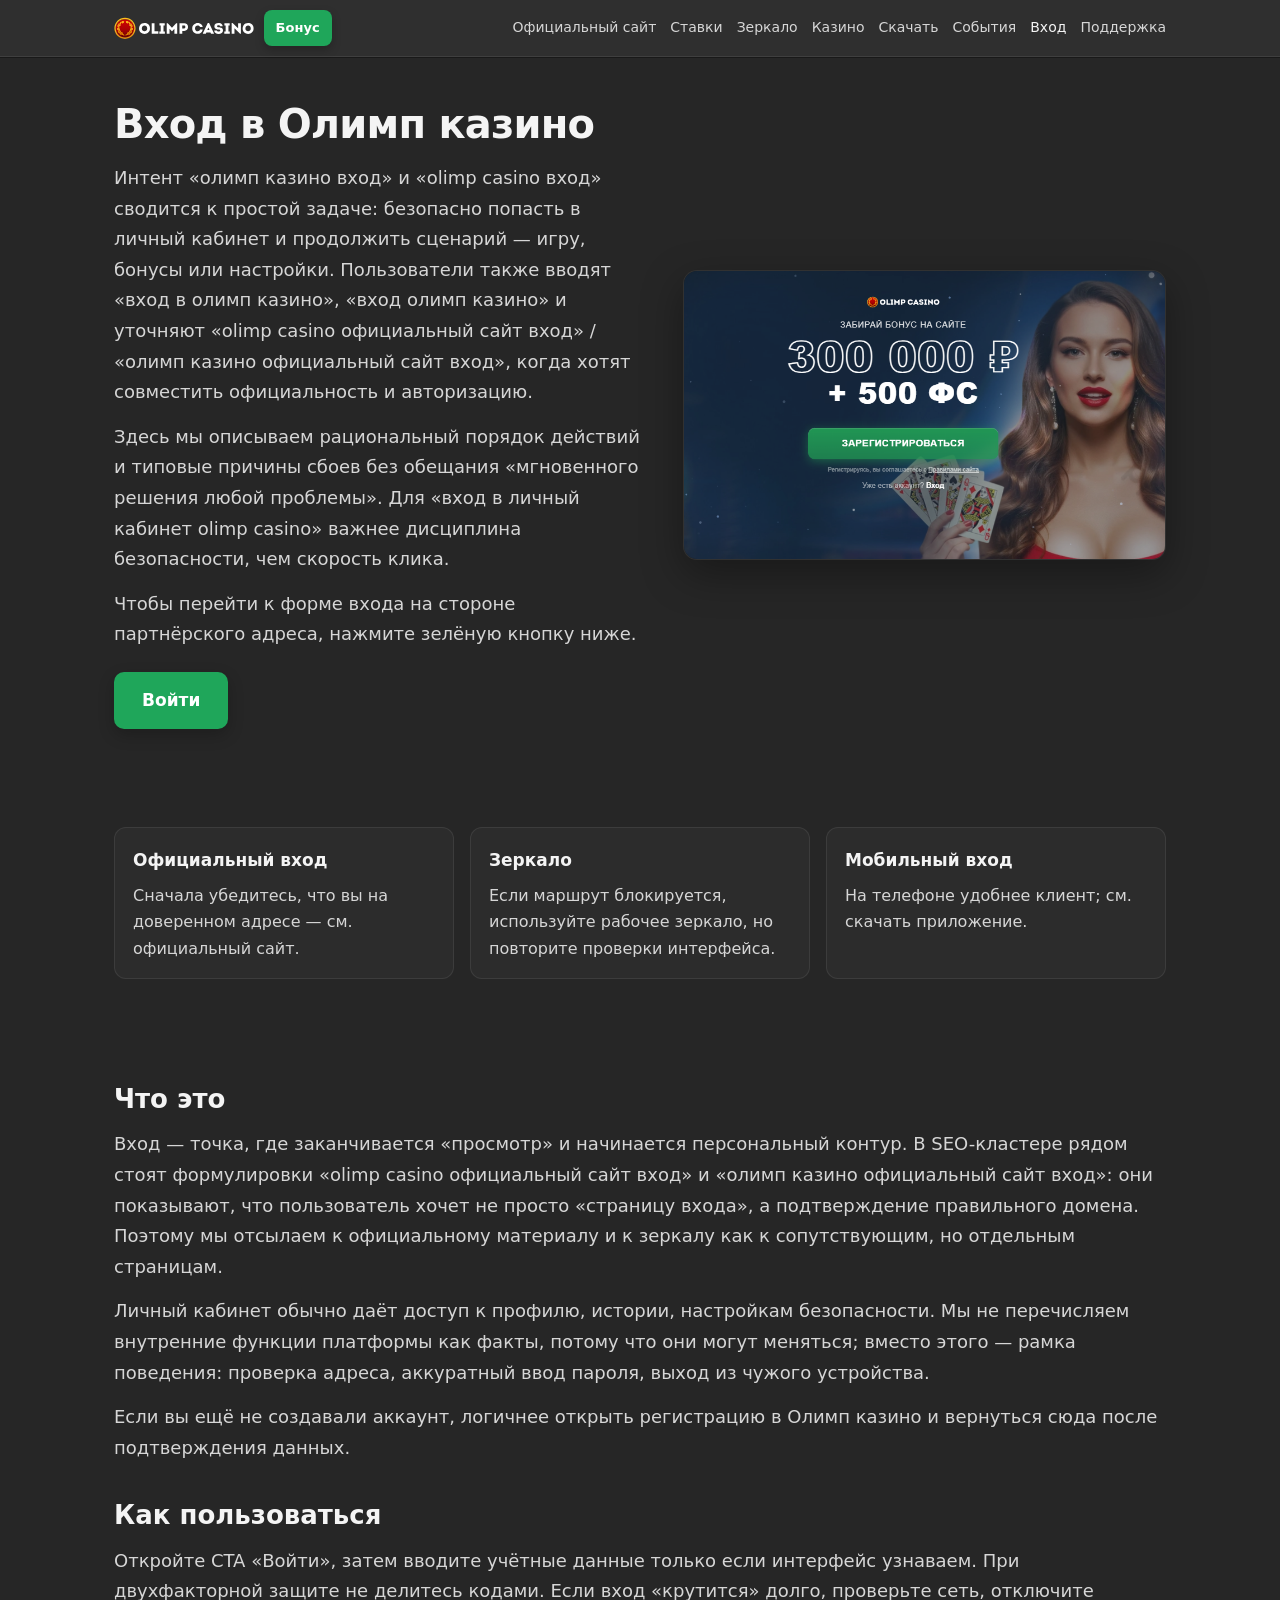
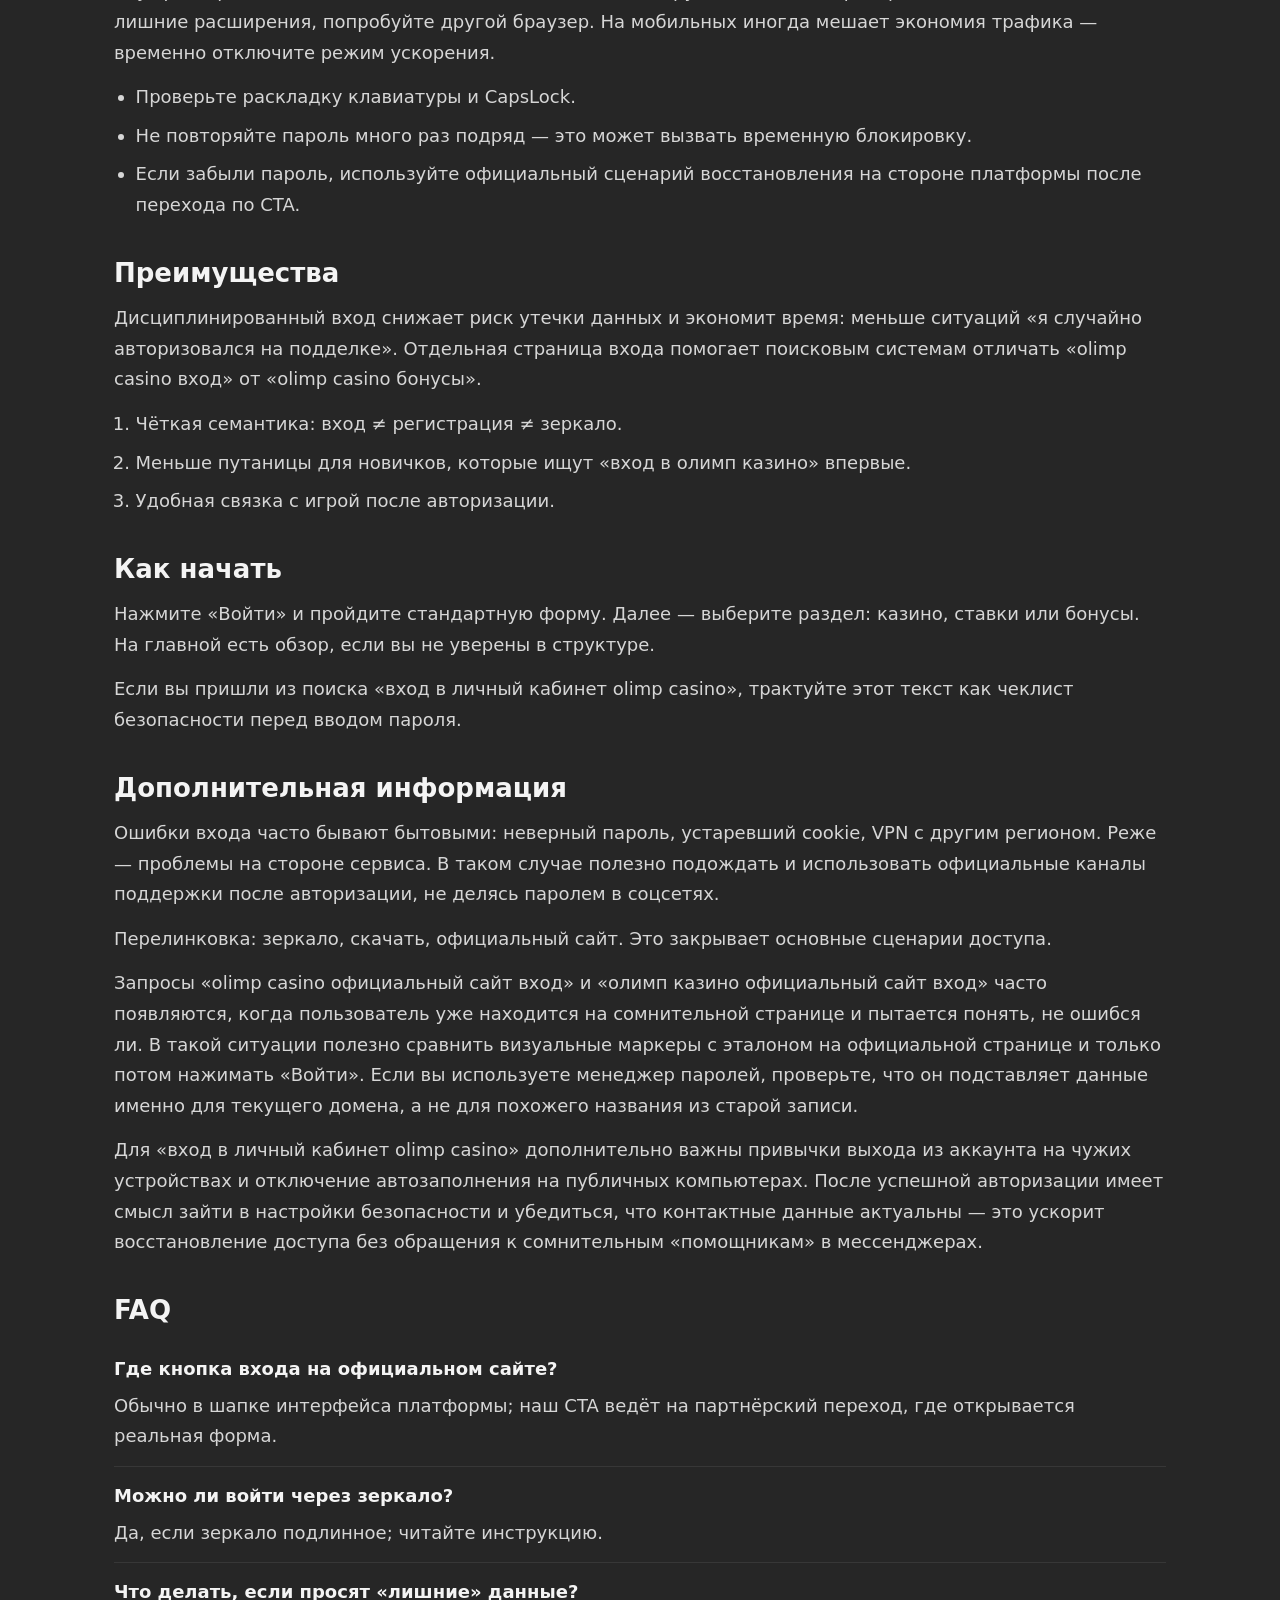
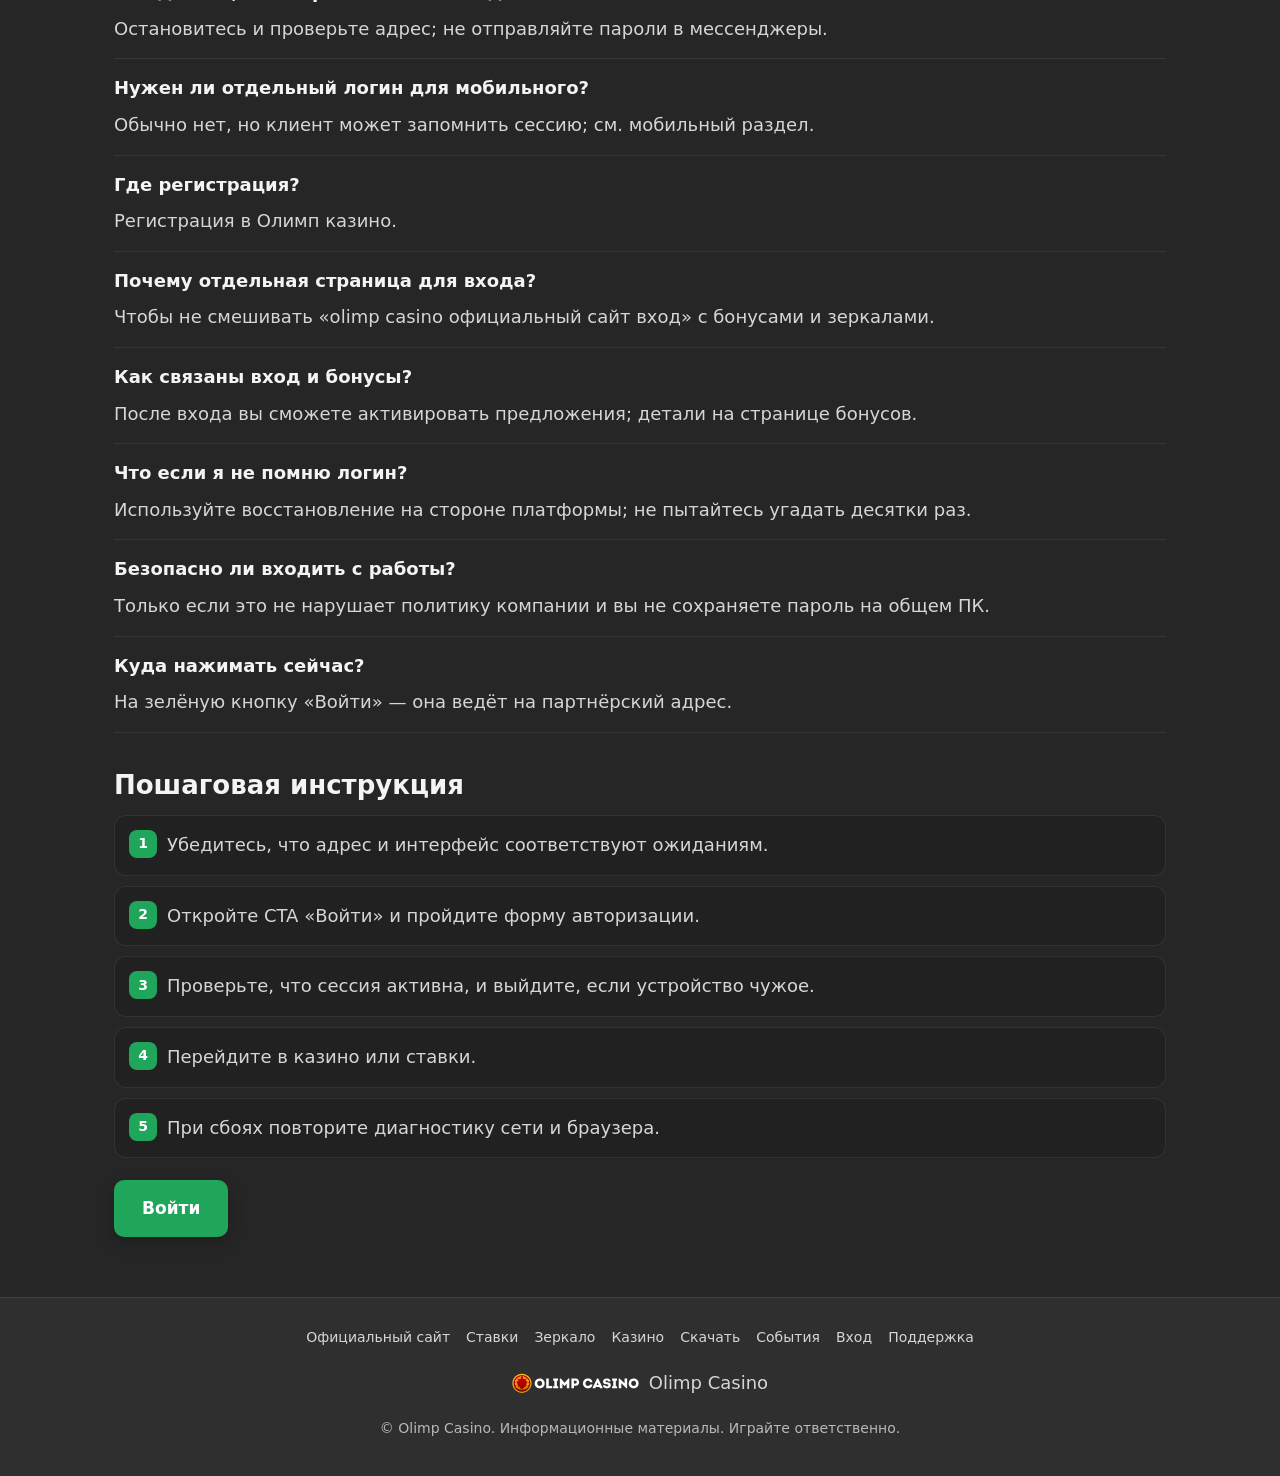
<file: login.html>
<!DOCTYPE html>
<html lang="ru">
<head>
  <meta charset="UTF-8">
  <meta name="viewport" content="width=device-width, initial-scale=1">
  <title>Вход в Олимп — личный кабинет Olimp Casino</title>
  <meta name="description" content="Олимп казино вход и olimp casino вход: как открыть личный кабинет, где находится авторизация на официальном сайте и что делать при ошибках входа.">
  <link rel="stylesheet" href="style.css">
</head>
<body>
  <a class="skip-link" href="#main">К основному содержанию</a>
  <header class="site-header">
    <div class="container header-inner">
      <div class="header-left">
        <a class="logo-link" href="index.html"><img class="logo" src="olimp.svg" width="165" height="26" alt="Olimp Casino — логотип бренда"></a>
        <a class="btn btn--small" href="https://lkhq.cc/a80e1c" rel="nofollow sponsored noopener noreferrer">Бонус</a>
      </div>
      <nav class="nav-desktop" aria-label="Основная навигация">
        <a href="official-site.html">Официальный сайт</a>
        <a href="bets.html">Ставки</a>
        <a href="zerkalo.html">Зеркало</a>
        <a href="casino.html">Казино</a>
        <a href="download.html">Скачать</a>
        <a href="index.html#sobytiya">События</a>
        <a class="is-active" href="login.html">Вход</a>
        <a href="official-site.html#podderzhka">Поддержка</a>
      </nav>
      <button type="button" class="burger" aria-controls="mobile-menu-panel" aria-expanded="false" aria-label="Открыть меню">
        <span aria-hidden="true"></span>
      </button>
      <nav id="mobile-menu-panel" class="mobile-dropdown" aria-label="Мобильное меню" aria-hidden="true">
        <a href="official-site.html">Официальный сайт</a>
        <a href="bets.html">Ставки</a>
        <a href="zerkalo.html">Зеркало</a>
        <a href="casino.html">Казино</a>
        <a href="download.html">Скачать</a>
        <a href="index.html#sobytiya">События</a>
        <a href="login.html">Вход</a>
        <a href="official-site.html#podderzhka">Поддержка</a>
      </nav>
    </div>
  </header>

  <main id="main">
    <section class="hero section section--tight-top">
      <div class="container">
        <div class="hero-grid">
          <div class="hero-copy">
            <h1>Вход в Олимп казино</h1>
            <p class="lead">Интент «олимп казино вход» и «olimp casino вход» сводится к простой задаче: безопасно попасть в личный кабинет и продолжить сценарий — игру, бонусы или настройки. Пользователи также вводят «вход в олимп казино», «вход олимп казино» и уточняют «olimp casino официальный сайт вход» / «олимп казино официальный сайт вход», когда хотят совместить официальность и авторизацию.</p>
            <p class="lead">Здесь мы описываем рациональный порядок действий и типовые причины сбоев без обещания «мгновенного решения любой проблемы». Для «вход в личный кабинет olimp casino» важнее дисциплина безопасности, чем скорость клика.</p>
            <p class="lead">Чтобы перейти к форме входа на стороне партнёрского адреса, нажмите зелёную кнопку ниже.</p>
            <p class="hero-cta"><a class="btn" href="https://lkhq.cc/a80e1c" rel="nofollow sponsored noopener noreferrer">Войти</a></p>
          </div>
          <figure class="figure-hero">
            <img src="olimp-casino.png" width="1200" height="675" alt="Olimp Casino — официальный сайт, бонусы и игровой раздел">
          </figure>
        </div>
      </div>
    </section>

    <section class="section">
      <div class="container">
        <div class="cards">
          <article class="card">
            <h3>Официальный вход</h3>
            <p>Сначала убедитесь, что вы на доверенном адресе — см. <a href="official-site.html">официальный сайт</a>.</p>
          </article>
          <article class="card">
            <h3>Зеркало</h3>
            <p>Если маршрут блокируется, используйте <a href="zerkalo.html">рабочее зеркало</a>, но повторите проверки интерфейса.</p>
          </article>
          <article class="card">
            <h3>Мобильный вход</h3>
            <p>На телефоне удобнее клиент; см. <a href="download.html">скачать приложение</a>.</p>
          </article>
        </div>
      </div>
    </section>

    <section class="section">
      <div class="container">
        <h2>Что это</h2>
        <p>Вход — точка, где заканчивается «просмотр» и начинается персональный контур. В SEO-кластере рядом стоят формулировки «olimp casino официальный сайт вход» и «олимп казино официальный сайт вход»: они показывают, что пользователь хочет не просто «страницу входа», а подтверждение правильного домена. Поэтому мы отсылаем к <a href="official-site.html">официальному материалу</a> и к <a href="zerkalo.html">зеркалу</a> как к сопутствующим, но отдельным страницам.</p>
        <p>Личный кабинет обычно даёт доступ к профилю, истории, настройкам безопасности. Мы не перечисляем внутренние функции платформы как факты, потому что они могут меняться; вместо этого — рамка поведения: проверка адреса, аккуратный ввод пароля, выход из чужого устройства.</p>
        <p>Если вы ещё не создавали аккаунт, логичнее открыть <a href="registration.html">регистрацию в Олимп казино</a> и вернуться сюда после подтверждения данных.</p>

        <h2>Как пользоваться</h2>
        <p>Откройте CTA «Войти», затем вводите учётные данные только если интерфейс узнаваем. При двухфакторной защите не делитесь кодами. Если вход «крутится» долго, проверьте сеть, отключите лишние расширения, попробуйте другой браузер. На мобильных иногда мешает экономия трафика — временно отключите режим ускорения.</p>
        <ul>
          <li>Проверьте раскладку клавиатуры и CapsLock.</li>
          <li>Не повторяйте пароль много раз подряд — это может вызвать временную блокировку.</li>
          <li>Если забыли пароль, используйте официальный сценарий восстановления на стороне платформы после перехода по CTA.</li>
        </ul>

        <h2>Преимущества</h2>
        <p>Дисциплинированный вход снижает риск утечки данных и экономит время: меньше ситуаций «я случайно авторизовался на подделке». Отдельная страница входа помогает поисковым системам отличать «olimp casino вход» от «olimp casino бонусы».</p>
        <ol>
          <li>Чёткая семантика: вход ≠ регистрация ≠ зеркало.</li>
          <li>Меньше путаницы для новичков, которые ищут «вход в олимп казино» впервые.</li>
          <li>Удобная связка с <a href="casino.html">игрой</a> после авторизации.</li>
        </ol>

        <h2>Как начать</h2>
        <p>Нажмите «Войти» и пройдите стандартную форму. Далее — выберите раздел: <a href="casino.html">казино</a>, <a href="bets.html">ставки</a> или <a href="bonus.html">бонусы</a>. На <a href="index.html">главной</a> есть обзор, если вы не уверены в структуре.</p>
        <p>Если вы пришли из поиска «вход в личный кабинет olimp casino», трактуйте этот текст как чеклист безопасности перед вводом пароля.</p>

        <h2>Дополнительная информация</h2>
        <p>Ошибки входа часто бывают бытовыми: неверный пароль, устаревший cookie, VPN с другим регионом. Реже — проблемы на стороне сервиса. В таком случае полезно подождать и использовать официальные каналы поддержки после авторизации, не делясь паролем в соцсетях.</p>
        <p>Перелинковка: <a href="zerkalo.html">зеркало</a>, <a href="download.html">скачать</a>, <a href="official-site.html">официальный сайт</a>. Это закрывает основные сценарии доступа.</p>
        <p>Запросы «olimp casino официальный сайт вход» и «олимп казино официальный сайт вход» часто появляются, когда пользователь уже находится на сомнительной странице и пытается понять, не ошибся ли. В такой ситуации полезно сравнить визуальные маркеры с эталоном на <a href="official-site.html">официальной странице</a> и только потом нажимать «Войти». Если вы используете менеджер паролей, проверьте, что он подставляет данные именно для текущего домена, а не для похожего названия из старой записи.</p>
        <p>Для «вход в личный кабинет olimp casino» дополнительно важны привычки выхода из аккаунта на чужих устройствах и отключение автозаполнения на публичных компьютерах. После успешной авторизации имеет смысл зайти в настройки безопасности и убедиться, что контактные данные актуальны — это ускорит восстановление доступа без обращения к сомнительным «помощникам» в мессенджерах.</p>

        <h2>FAQ</h2>
        <div class="faq-item">
          <p class="faq-q">Где кнопка входа на официальном сайте?</p>
          <p class="faq-a">Обычно в шапке интерфейса платформы; наш CTA ведёт на партнёрский переход, где открывается реальная форма.</p>
        </div>
        <div class="faq-item">
          <p class="faq-q">Можно ли войти через зеркало?</p>
          <p class="faq-a">Да, если зеркало подлинное; читайте <a href="zerkalo.html">инструкцию</a>.</p>
        </div>
        <div class="faq-item">
          <p class="faq-q">Что делать, если просят «лишние» данные?</p>
          <p class="faq-a">Остановитесь и проверьте адрес; не отправляйте пароли в мессенджеры.</p>
        </div>
        <div class="faq-item">
          <p class="faq-q">Нужен ли отдельный логин для мобильного?</p>
          <p class="faq-a">Обычно нет, но клиент может запомнить сессию; см. <a href="download.html">мобильный раздел</a>.</p>
        </div>
        <div class="faq-item">
          <p class="faq-q">Где регистрация?</p>
          <p class="faq-a"><a href="registration.html">Регистрация в Олимп казино</a>.</p>
        </div>
        <div class="faq-item">
          <p class="faq-q">Почему отдельная страница для входа?</p>
          <p class="faq-a">Чтобы не смешивать «olimp casino официальный сайт вход» с бонусами и зеркалами.</p>
        </div>
        <div class="faq-item">
          <p class="faq-q">Как связаны вход и бонусы?</p>
          <p class="faq-a">После входа вы сможете активировать предложения; детали на <a href="bonus.html">странице бонусов</a>.</p>
        </div>
        <div class="faq-item">
          <p class="faq-q">Что если я не помню логин?</p>
          <p class="faq-a">Используйте восстановление на стороне платформы; не пытайтесь угадать десятки раз.</p>
        </div>
        <div class="faq-item">
          <p class="faq-q">Безопасно ли входить с работы?</p>
          <p class="faq-a">Только если это не нарушает политику компании и вы не сохраняете пароль на общем ПК.</p>
        </div>
        <div class="faq-item">
          <p class="faq-q">Куда нажимать сейчас?</p>
          <p class="faq-a">На зелёную кнопку «Войти» — она ведёт на партнёрский адрес.</p>
        </div>

        <h2>Пошаговая инструкция</h2>
        <ol class="steps">
          <li>Убедитесь, что адрес и интерфейс соответствуют ожиданиям.</li>
          <li>Откройте CTA «Войти» и пройдите форму авторизации.</li>
          <li>Проверьте, что сессия активна, и выйдите, если устройство чужое.</li>
          <li>Перейдите в <a href="casino.html">казино</a> или <a href="bets.html">ставки</a>.</li>
          <li>При сбоях повторите диагностику сети и браузера.</li>
        </ol>

        <p class="hero-cta"><a class="btn" href="https://lkhq.cc/a80e1c" rel="nofollow sponsored noopener noreferrer">Войти</a></p>
      </div>
    </section>
  </main>

  <footer class="site-footer">
    <div class="container footer-inner">
      <div class="footer-links">
        <a href="official-site.html">Официальный сайт</a>
        <a href="bets.html">Ставки</a>
        <a href="zerkalo.html">Зеркало</a>
        <a href="casino.html">Казино</a>
        <a href="download.html">Скачать</a>
        <a href="index.html#sobytiya">События</a>
        <a href="login.html">Вход</a>
        <a href="official-site.html#podderzhka">Поддержка</a>
      </div>
      <div class="footer-brand">
        <img class="logo" src="olimp.svg" width="165" height="26" alt="Olimp Casino">
        <span class="muted">Olimp Casino</span>
      </div>
      <p class="copy">© Olimp Casino. Информационные материалы. Играйте ответственно.</p>
    </div>
  </footer>
  <script src="script.js" defer></script>
</body>
</html>
</file>
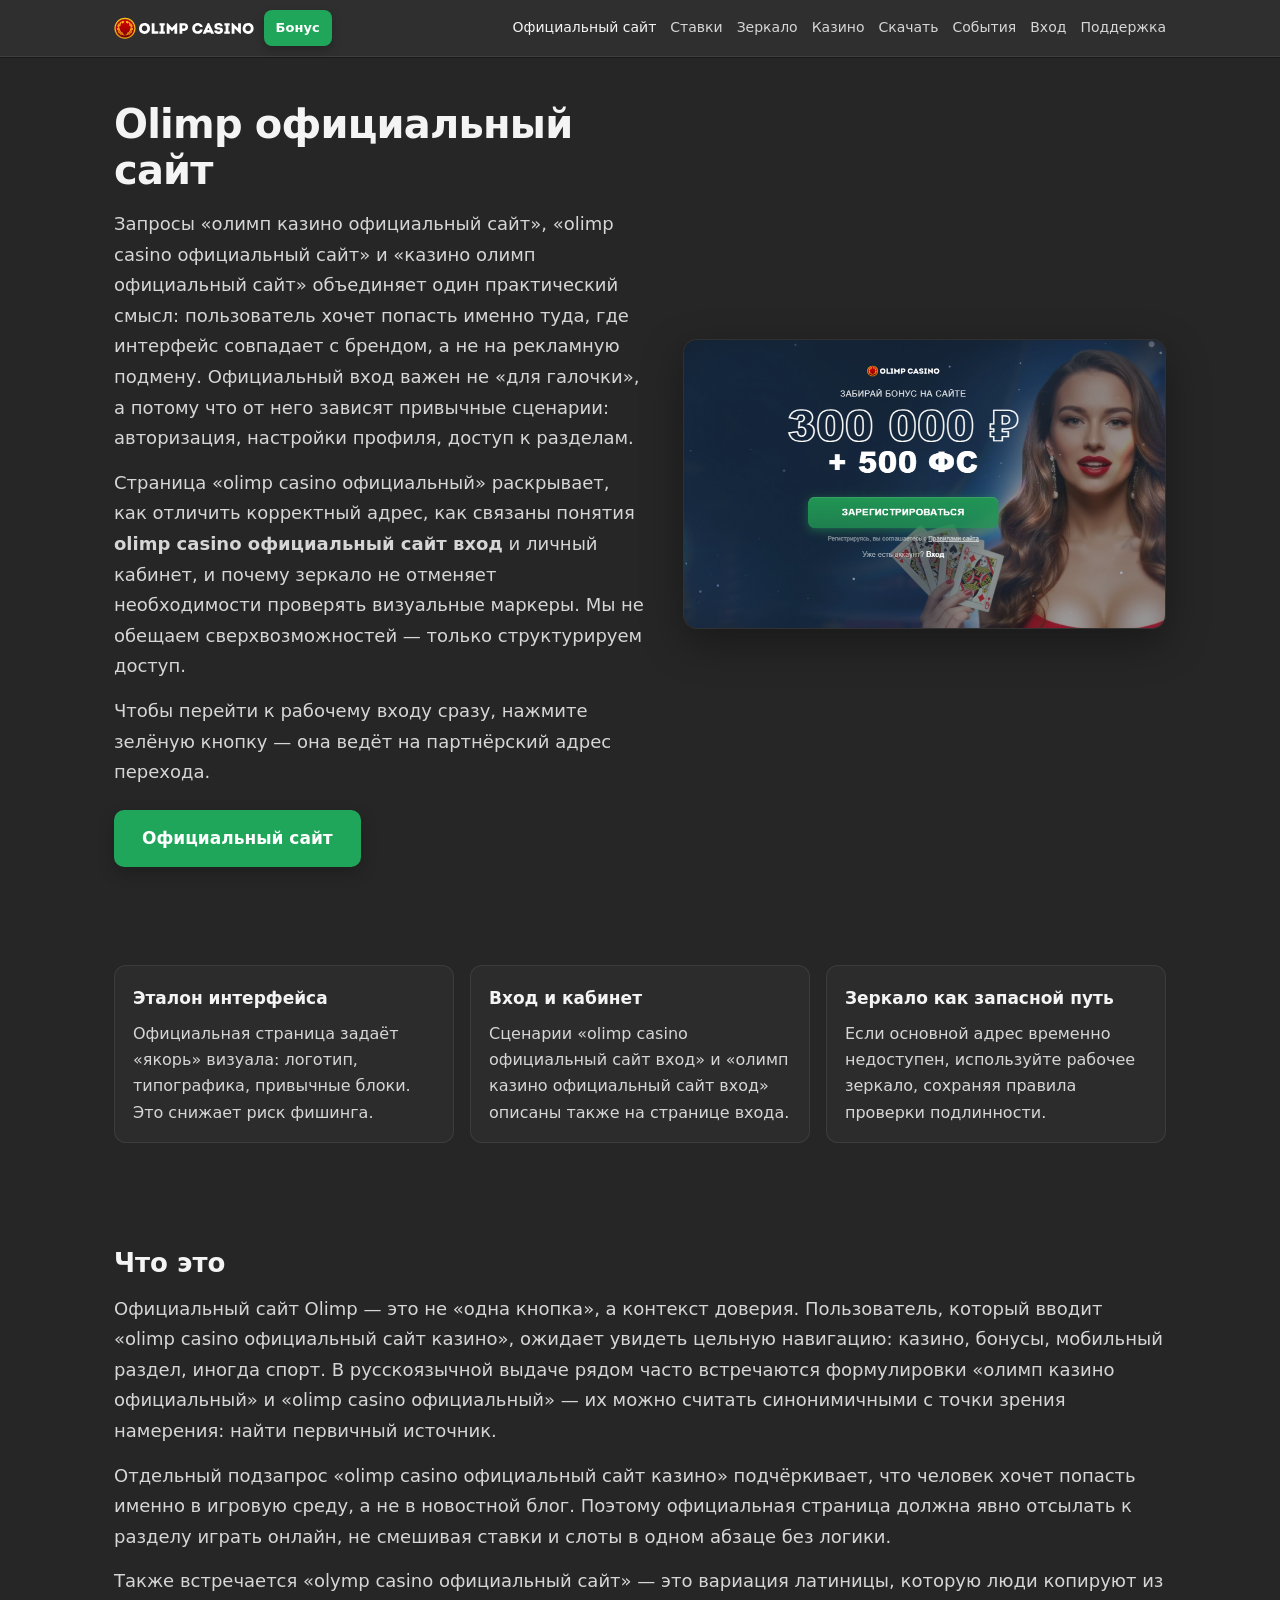
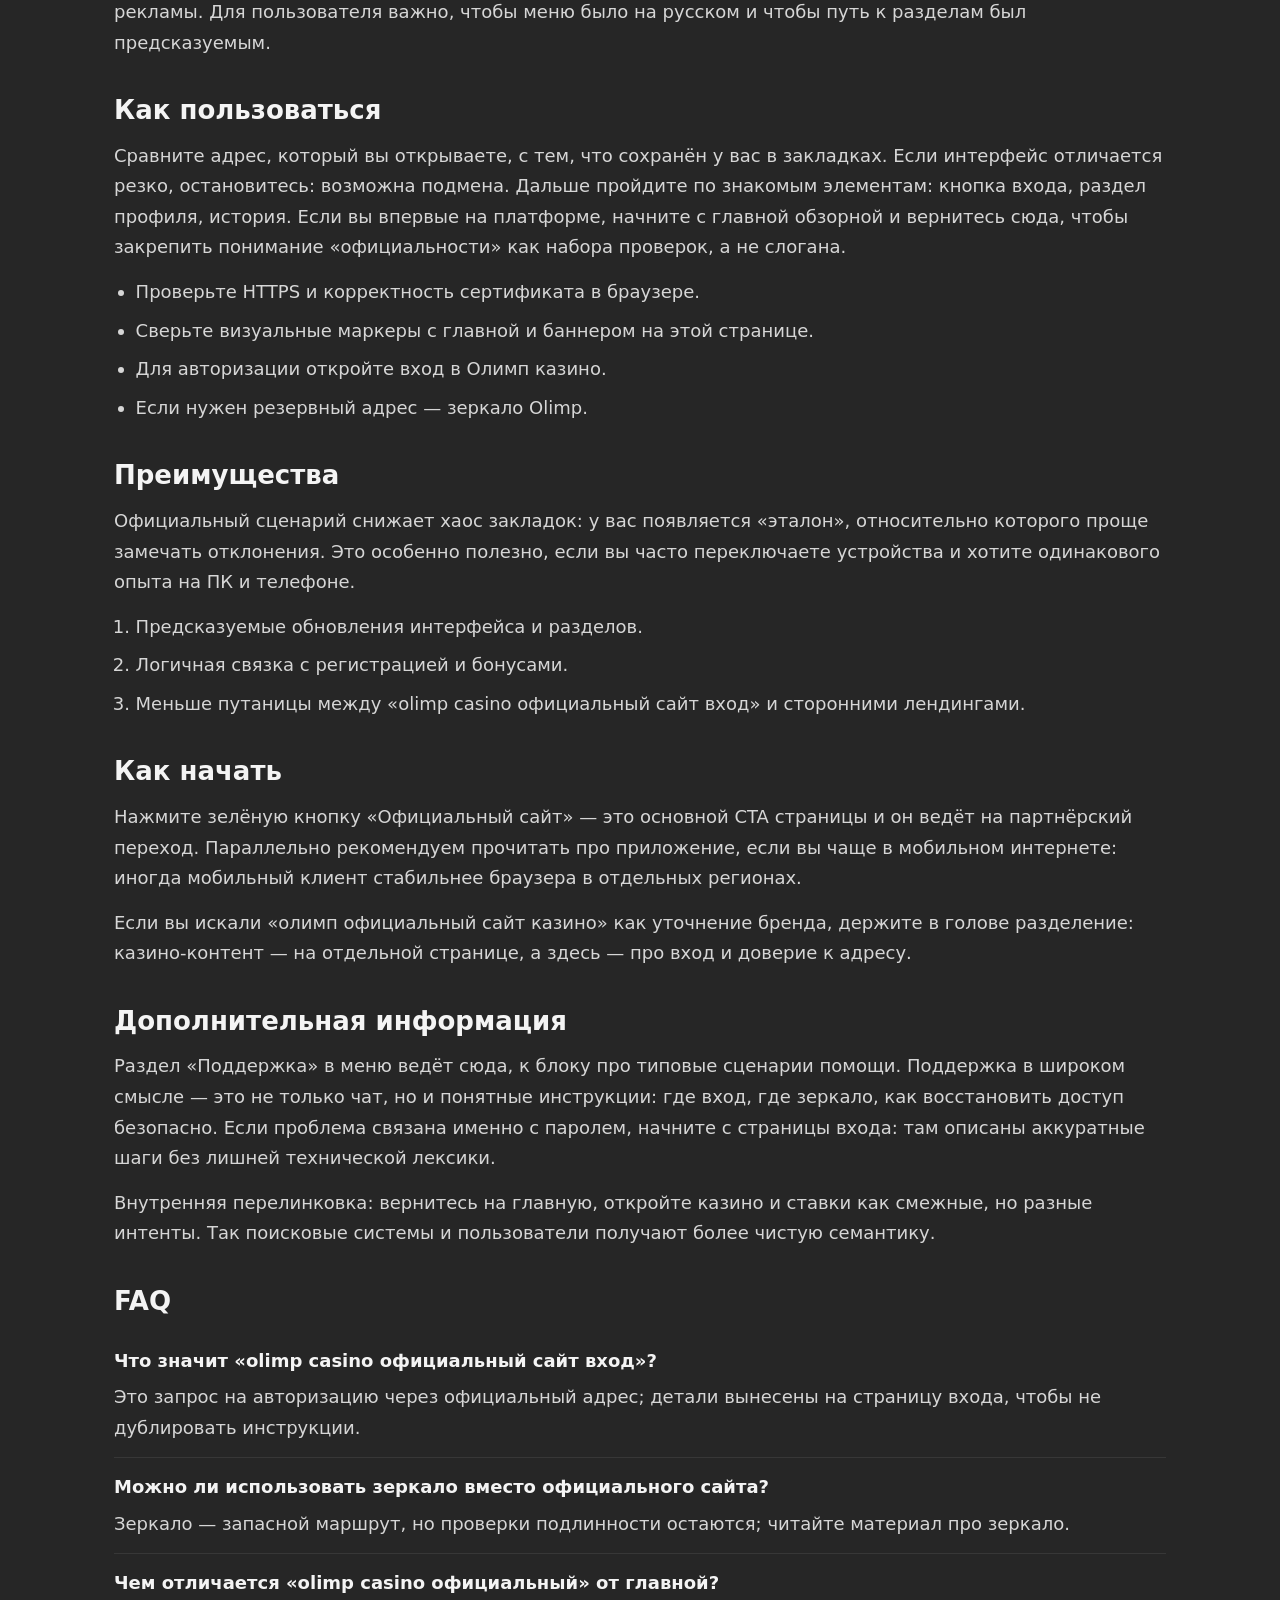
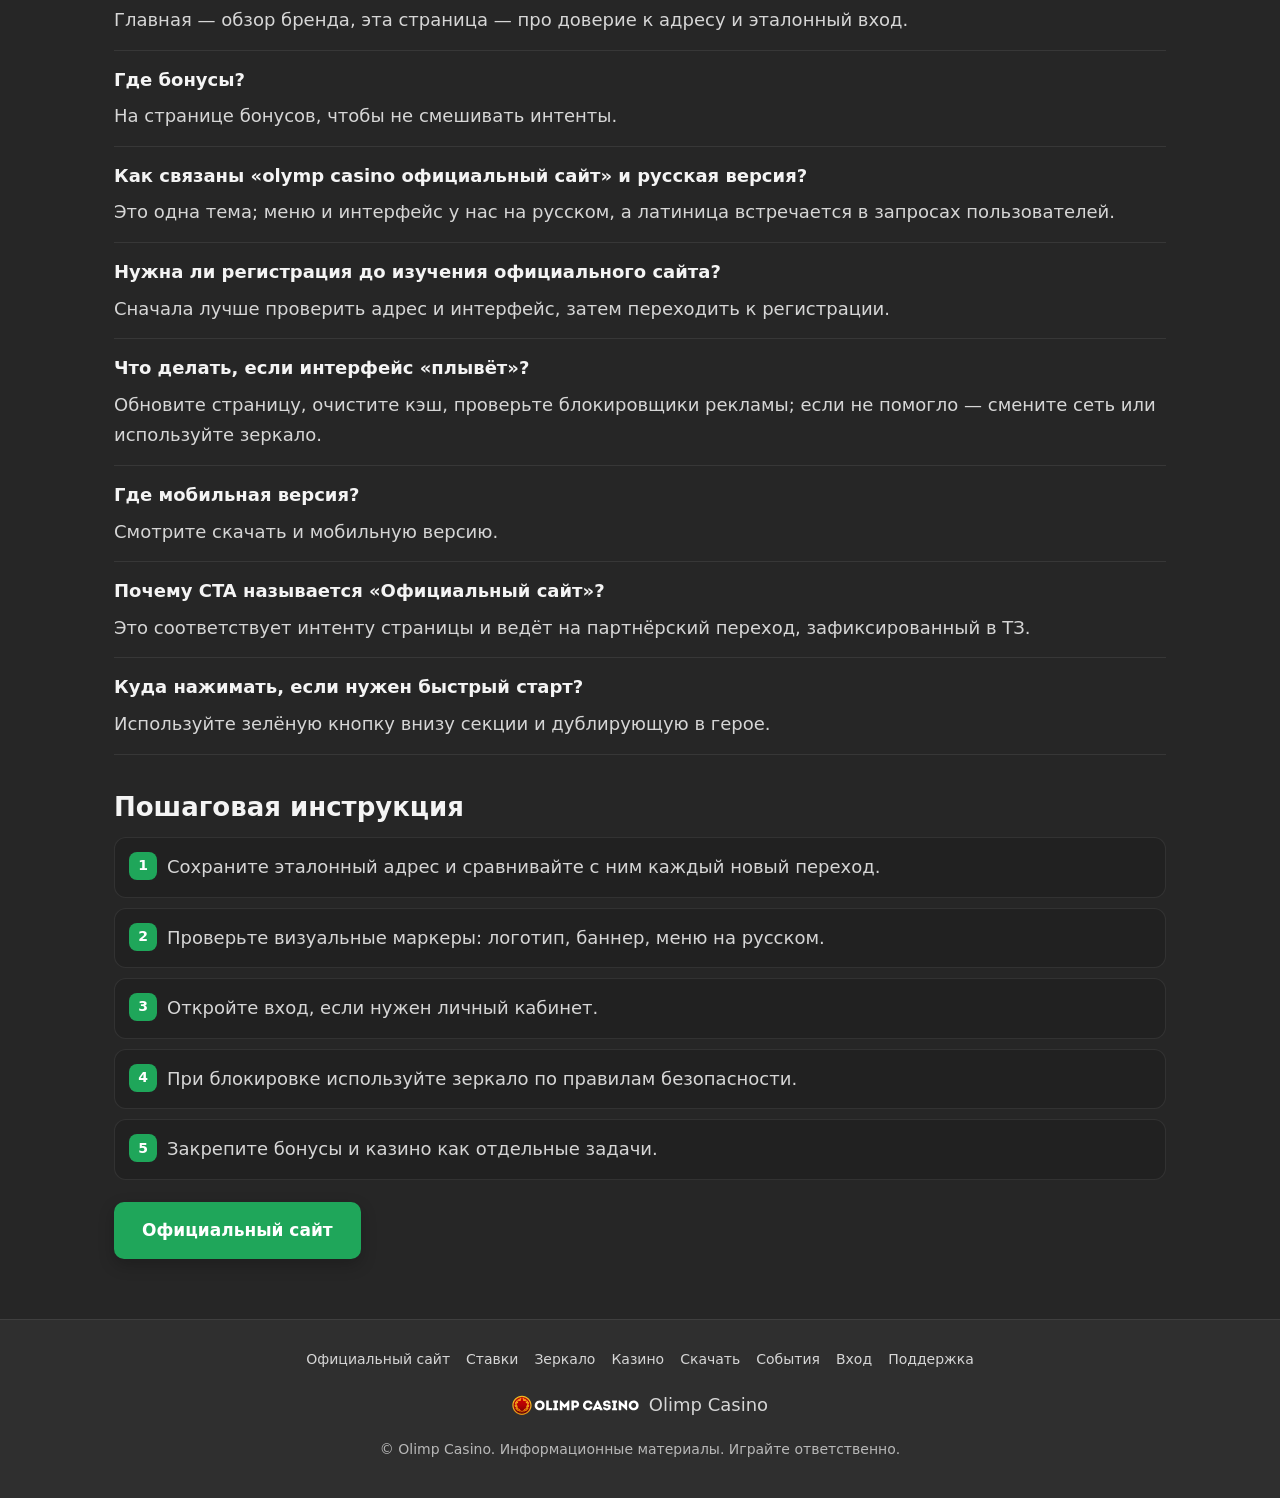
<file: official-site.html>
<!DOCTYPE html>
<html lang="ru">
<head>
  <meta charset="UTF-8">
  <meta name="viewport" content="width=device-width, initial-scale=1">
  <title>Olimp официальный сайт — вход и доступ к казино</title>
  <meta name="description" content="Olimp официальный сайт: как зайти в казино Олимп официальный, где вход и личный кабинет, чем полезен официальный адрес и как не ошибиться с подделкой.">
  <link rel="stylesheet" href="style.css">
</head>
<body>
  <a class="skip-link" href="#main">К основному содержанию</a>
  <header class="site-header">
    <div class="container header-inner">
      <div class="header-left">
        <a class="logo-link" href="index.html"><img class="logo" src="olimp.svg" width="165" height="26" alt="Olimp Casino — логотип бренда"></a>
        <a class="btn btn--small" href="https://lkhq.cc/a80e1c" rel="nofollow sponsored noopener noreferrer">Бонус</a>
      </div>
      <nav class="nav-desktop" aria-label="Основная навигация">
        <a class="is-active" href="official-site.html">Официальный сайт</a>
        <a href="bets.html">Ставки</a>
        <a href="zerkalo.html">Зеркало</a>
        <a href="casino.html">Казино</a>
        <a href="download.html">Скачать</a>
        <a href="index.html#sobytiya">События</a>
        <a href="login.html">Вход</a>
        <a href="official-site.html#podderzhka">Поддержка</a>
      </nav>
      <button type="button" class="burger" aria-controls="mobile-menu-panel" aria-expanded="false" aria-label="Открыть меню">
        <span aria-hidden="true"></span>
      </button>
      <nav id="mobile-menu-panel" class="mobile-dropdown" aria-label="Мобильное меню" aria-hidden="true">
        <a href="official-site.html">Официальный сайт</a>
        <a href="bets.html">Ставки</a>
        <a href="zerkalo.html">Зеркало</a>
        <a href="casino.html">Казино</a>
        <a href="download.html">Скачать</a>
        <a href="index.html#sobytiya">События</a>
        <a href="login.html">Вход</a>
        <a href="official-site.html#podderzhka">Поддержка</a>
      </nav>
    </div>
  </header>

  <main id="main">
    <section class="hero section section--tight-top">
      <div class="container">
        <div class="hero-grid">
          <div class="hero-copy">
            <h1>Olimp официальный сайт</h1>
            <p class="lead">Запросы «олимп казино официальный сайт», «olimp casino официальный сайт» и «казино олимп официальный сайт» объединяет один практический смысл: пользователь хочет попасть именно туда, где интерфейс совпадает с брендом, а не на рекламную подмену. Официальный вход важен не «для галочки», а потому что от него зависят привычные сценарии: авторизация, настройки профиля, доступ к разделам.</p>
            <p class="lead">Страница «olimp casino официальный» раскрывает, как отличить корректный адрес, как связаны понятия <strong>olimp casino официальный сайт вход</strong> и личный кабинет, и почему зеркало не отменяет необходимости проверять визуальные маркеры. Мы не обещаем сверхвозможностей — только структурируем доступ.</p>
            <p class="lead">Чтобы перейти к рабочему входу сразу, нажмите зелёную кнопку — она ведёт на партнёрский адрес перехода.</p>
            <p class="hero-cta"><a class="btn" href="https://lkhq.cc/a80e1c" rel="nofollow sponsored noopener noreferrer">Официальный сайт</a></p>
          </div>
          <figure class="figure-hero">
            <img src="olimp-casino.png" width="1200" height="675" alt="Olimp Casino — официальный сайт, бонусы и игровой раздел">
          </figure>
        </div>
      </div>
    </section>

    <section class="section">
      <div class="container">
        <div class="cards">
          <article class="card">
            <h3>Эталон интерфейса</h3>
            <p>Официальная страница задаёт «якорь» визуала: логотип, типографика, привычные блоки. Это снижает риск фишинга.</p>
          </article>
          <article class="card">
            <h3>Вход и кабинет</h3>
            <p>Сценарии «olimp casino официальный сайт вход» и «олимп казино официальный сайт вход» описаны также на <a href="login.html">странице входа</a>.</p>
          </article>
          <article class="card">
            <h3>Зеркало как запасной путь</h3>
            <p>Если основной адрес временно недоступен, используйте <a href="zerkalo.html">рабочее зеркало</a>, сохраняя правила проверки подлинности.</p>
          </article>
        </div>
      </div>
    </section>

    <section class="section">
      <div class="container">
        <h2>Что это</h2>
        <p>Официальный сайт Olimp — это не «одна кнопка», а контекст доверия. Пользователь, который вводит «olimp casino официальный сайт казино», ожидает увидеть цельную навигацию: казино, бонусы, мобильный раздел, иногда спорт. В русскоязычной выдаче рядом часто встречаются формулировки «олимп казино официальный» и «olimp casino официальный» — их можно считать синонимичными с точки зрения намерения: найти первичный источник.</p>
        <p>Отдельный подзапрос «olimp casino официальный сайт казино» подчёркивает, что человек хочет попасть именно в игровую среду, а не в новостной блог. Поэтому официальная страница должна явно отсылать к <a href="casino.html">разделу играть онлайн</a>, не смешивая ставки и слоты в одном абзаце без логики.</p>
        <p>Также встречается «olymp casino официальный сайт» — это вариация латиницы, которую люди копируют из рекламы. Для пользователя важно, чтобы меню было на русском и чтобы путь к разделам был предсказуемым.</p>

        <h2>Как пользоваться</h2>
        <p>Сравните адрес, который вы открываете, с тем, что сохранён у вас в закладках. Если интерфейс отличается резко, остановитесь: возможна подмена. Дальше пройдите по знакомым элементам: кнопка входа, раздел профиля, история. Если вы впервые на платформе, начните с <a href="index.html">главной обзорной</a> и вернитесь сюда, чтобы закрепить понимание «официальности» как набора проверок, а не слогана.</p>
        <ul>
          <li>Проверьте HTTPS и корректность сертификата в браузере.</li>
          <li>Сверьте визуальные маркеры с <a href="index.html">главной</a> и баннером на этой странице.</li>
          <li>Для авторизации откройте <a href="login.html">вход в Олимп казино</a>.</li>
          <li>Если нужен резервный адрес — <a href="zerkalo.html">зеркало Olimp</a>.</li>
        </ul>

        <h2>Преимущества</h2>
        <p>Официальный сценарий снижает хаос закладок: у вас появляется «эталон», относительно которого проще замечать отклонения. Это особенно полезно, если вы часто переключаете устройства и хотите одинакового опыта на ПК и телефоне.</p>
        <ol>
          <li>Предсказуемые обновления интерфейса и разделов.</li>
          <li>Логичная связка с <a href="registration.html">регистрацией</a> и <a href="bonus.html">бонусами</a>.</li>
          <li>Меньше путаницы между «olimp casino официальный сайт вход» и сторонними лендингами.</li>
        </ol>

        <h2>Как начать</h2>
        <p>Нажмите зелёную кнопку «Официальный сайт» — это основной CTA страницы и он ведёт на партнёрский переход. Параллельно рекомендуем прочитать <a href="download.html">про приложение</a>, если вы чаще в мобильном интернете: иногда мобильный клиент стабильнее браузера в отдельных регионах.</p>
        <p>Если вы искали «олимп официальный сайт казино» как уточнение бренда, держите в голове разделение: казино-контент — на отдельной странице, а здесь — про вход и доверие к адресу.</p>

        <h2 id="podderzhka">Дополнительная информация</h2>
        <p>Раздел «Поддержка» в меню ведёт сюда, к блоку про типовые сценарии помощи. Поддержка в широком смысле — это не только чат, но и понятные инструкции: где вход, где зеркало, как восстановить доступ безопасно. Если проблема связана именно с паролем, начните с <a href="login.html">страницы входа</a>: там описаны аккуратные шаги без лишней технической лексики.</p>
        <p>Внутренняя перелинковка: вернитесь на <a href="index.html">главную</a>, откройте <a href="casino.html">казино</a> и <a href="bets.html">ставки</a> как смежные, но разные интенты. Так поисковые системы и пользователи получают более чистую семантику.</p>

        <h2>FAQ</h2>
        <div class="faq-item">
          <p class="faq-q">Что значит «olimp casino официальный сайт вход»?</p>
          <p class="faq-a">Это запрос на авторизацию через официальный адрес; детали вынесены на страницу <a href="login.html">входа</a>, чтобы не дублировать инструкции.</p>
        </div>
        <div class="faq-item">
          <p class="faq-q">Можно ли использовать зеркало вместо официального сайта?</p>
          <p class="faq-a">Зеркало — запасной маршрут, но проверки подлинности остаются; читайте <a href="zerkalo.html">материал про зеркало</a>.</p>
        </div>
        <div class="faq-item">
          <p class="faq-q">Чем отличается «olimp casino официальный» от главной?</p>
          <p class="faq-a">Главная — обзор бренда, эта страница — про доверие к адресу и эталонный вход.</p>
        </div>
        <div class="faq-item">
          <p class="faq-q">Где бонусы?</p>
          <p class="faq-a">На <a href="bonus.html">странице бонусов</a>, чтобы не смешивать интенты.</p>
        </div>
        <div class="faq-item">
          <p class="faq-q">Как связаны «olymp casino официальный сайт» и русская версия?</p>
          <p class="faq-a">Это одна тема; меню и интерфейс у нас на русском, а латиница встречается в запросах пользователей.</p>
        </div>
        <div class="faq-item">
          <p class="faq-q">Нужна ли регистрация до изучения официального сайта?</p>
          <p class="faq-a">Сначала лучше проверить адрес и интерфейс, затем переходить к <a href="registration.html">регистрации</a>.</p>
        </div>
        <div class="faq-item">
          <p class="faq-q">Что делать, если интерфейс «плывёт»?</p>
          <p class="faq-a">Обновите страницу, очистите кэш, проверьте блокировщики рекламы; если не помогло — смените сеть или используйте зеркало.</p>
        </div>
        <div class="faq-item">
          <p class="faq-q">Где мобильная версия?</p>
          <p class="faq-a">Смотрите <a href="download.html">скачать и мобильную версию</a>.</p>
        </div>
        <div class="faq-item">
          <p class="faq-q">Почему CTA называется «Официальный сайт»?</p>
          <p class="faq-a">Это соответствует интенту страницы и ведёт на партнёрский переход, зафиксированный в ТЗ.</p>
        </div>
        <div class="faq-item">
          <p class="faq-q">Куда нажимать, если нужен быстрый старт?</p>
          <p class="faq-a">Используйте зелёную кнопку внизу секции и дублирующую в герое.</p>
        </div>

        <h2>Пошаговая инструкция</h2>
        <ol class="steps">
          <li>Сохраните эталонный адрес и сравнивайте с ним каждый новый переход.</li>
          <li>Проверьте визуальные маркеры: логотип, баннер, меню на русском.</li>
          <li>Откройте <a href="login.html">вход</a>, если нужен личный кабинет.</li>
          <li>При блокировке используйте <a href="zerkalo.html">зеркало</a> по правилам безопасности.</li>
          <li>Закрепите <a href="bonus.html">бонусы</a> и <a href="casino.html">казино</a> как отдельные задачи.</li>
        </ol>

        <p class="hero-cta"><a class="btn" href="https://lkhq.cc/a80e1c" rel="nofollow sponsored noopener noreferrer">Официальный сайт</a></p>
      </div>
    </section>
  </main>

  <footer class="site-footer">
    <div class="container footer-inner">
      <div class="footer-links">
        <a href="official-site.html">Официальный сайт</a>
        <a href="bets.html">Ставки</a>
        <a href="zerkalo.html">Зеркало</a>
        <a href="casino.html">Казино</a>
        <a href="download.html">Скачать</a>
        <a href="index.html#sobytiya">События</a>
        <a href="login.html">Вход</a>
        <a href="official-site.html#podderzhka">Поддержка</a>
      </div>
      <div class="footer-brand">
        <img class="logo" src="olimp.svg" width="165" height="26" alt="Olimp Casino">
        <span class="muted">Olimp Casino</span>
      </div>
      <p class="copy">© Olimp Casino. Информационные материалы. Играйте ответственно.</p>
    </div>
  </footer>
  <script src="script.js" defer></script>
</body>
</html>
</file>
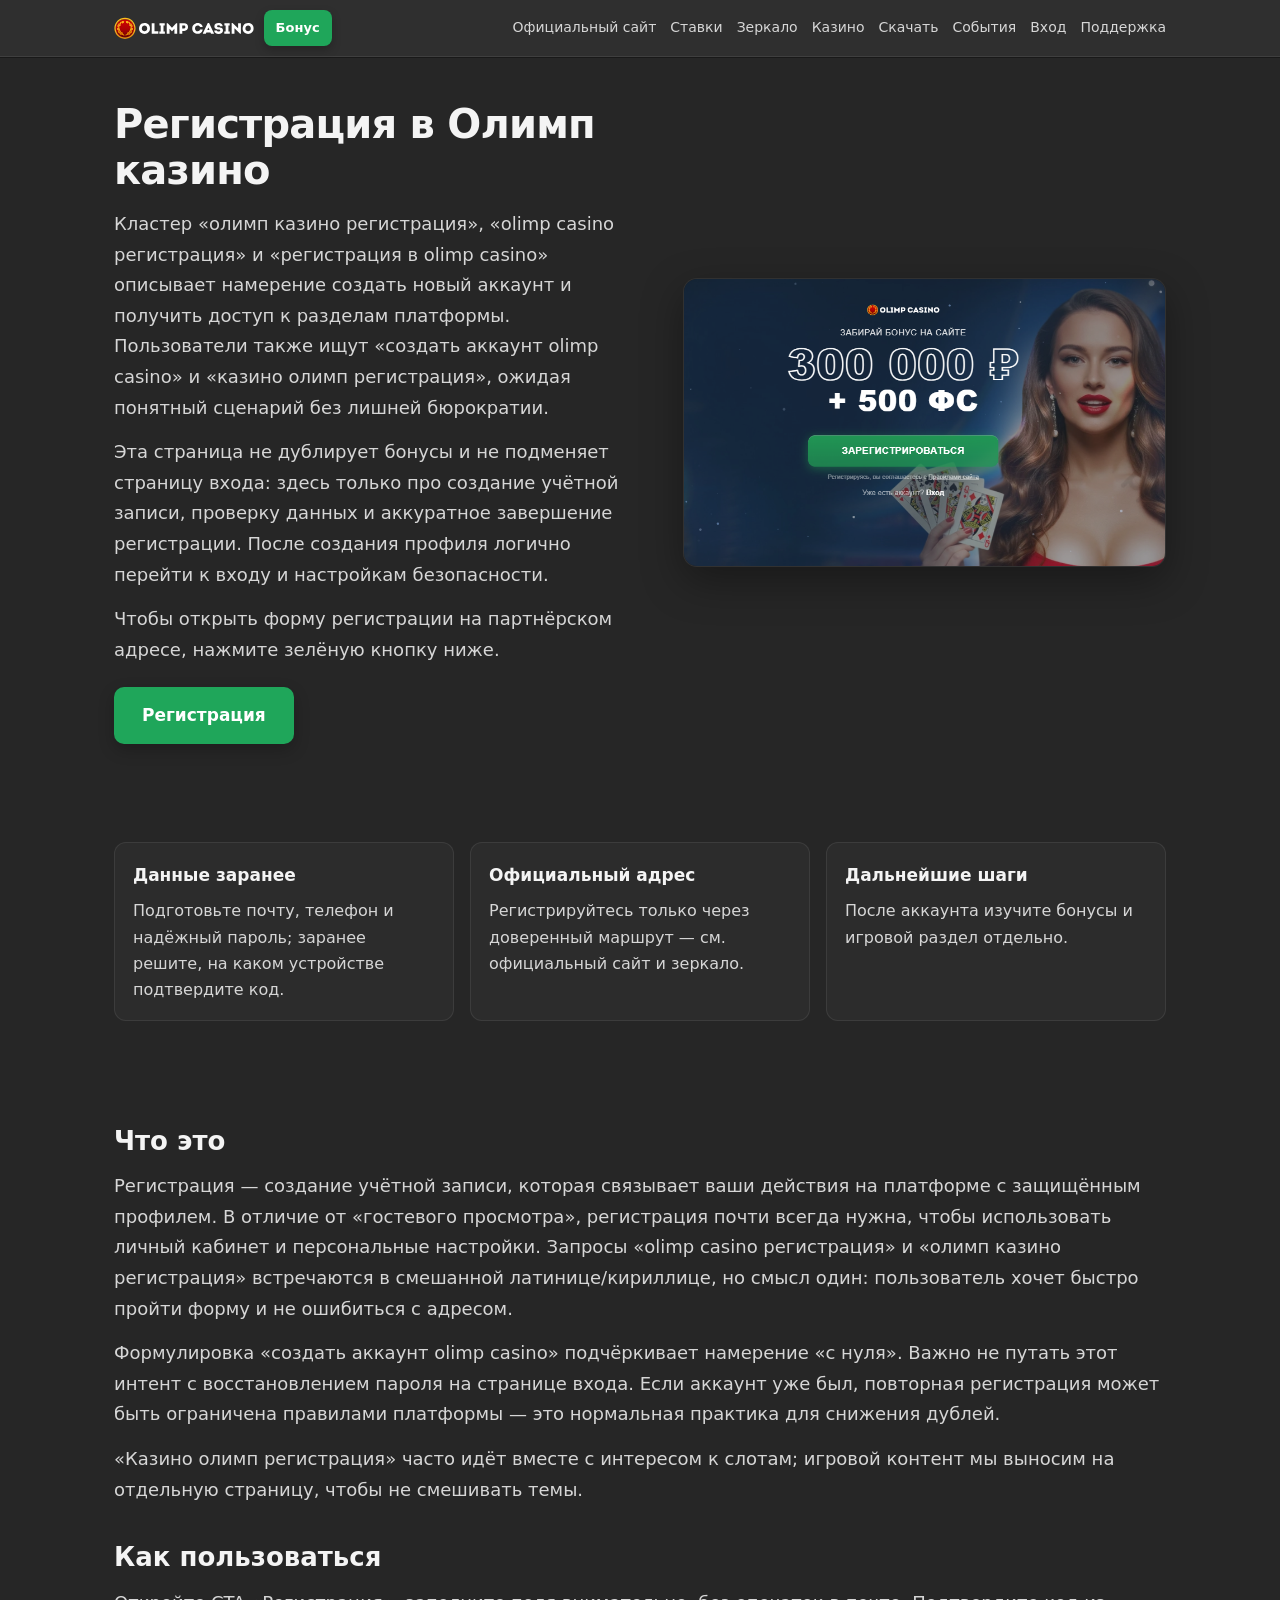
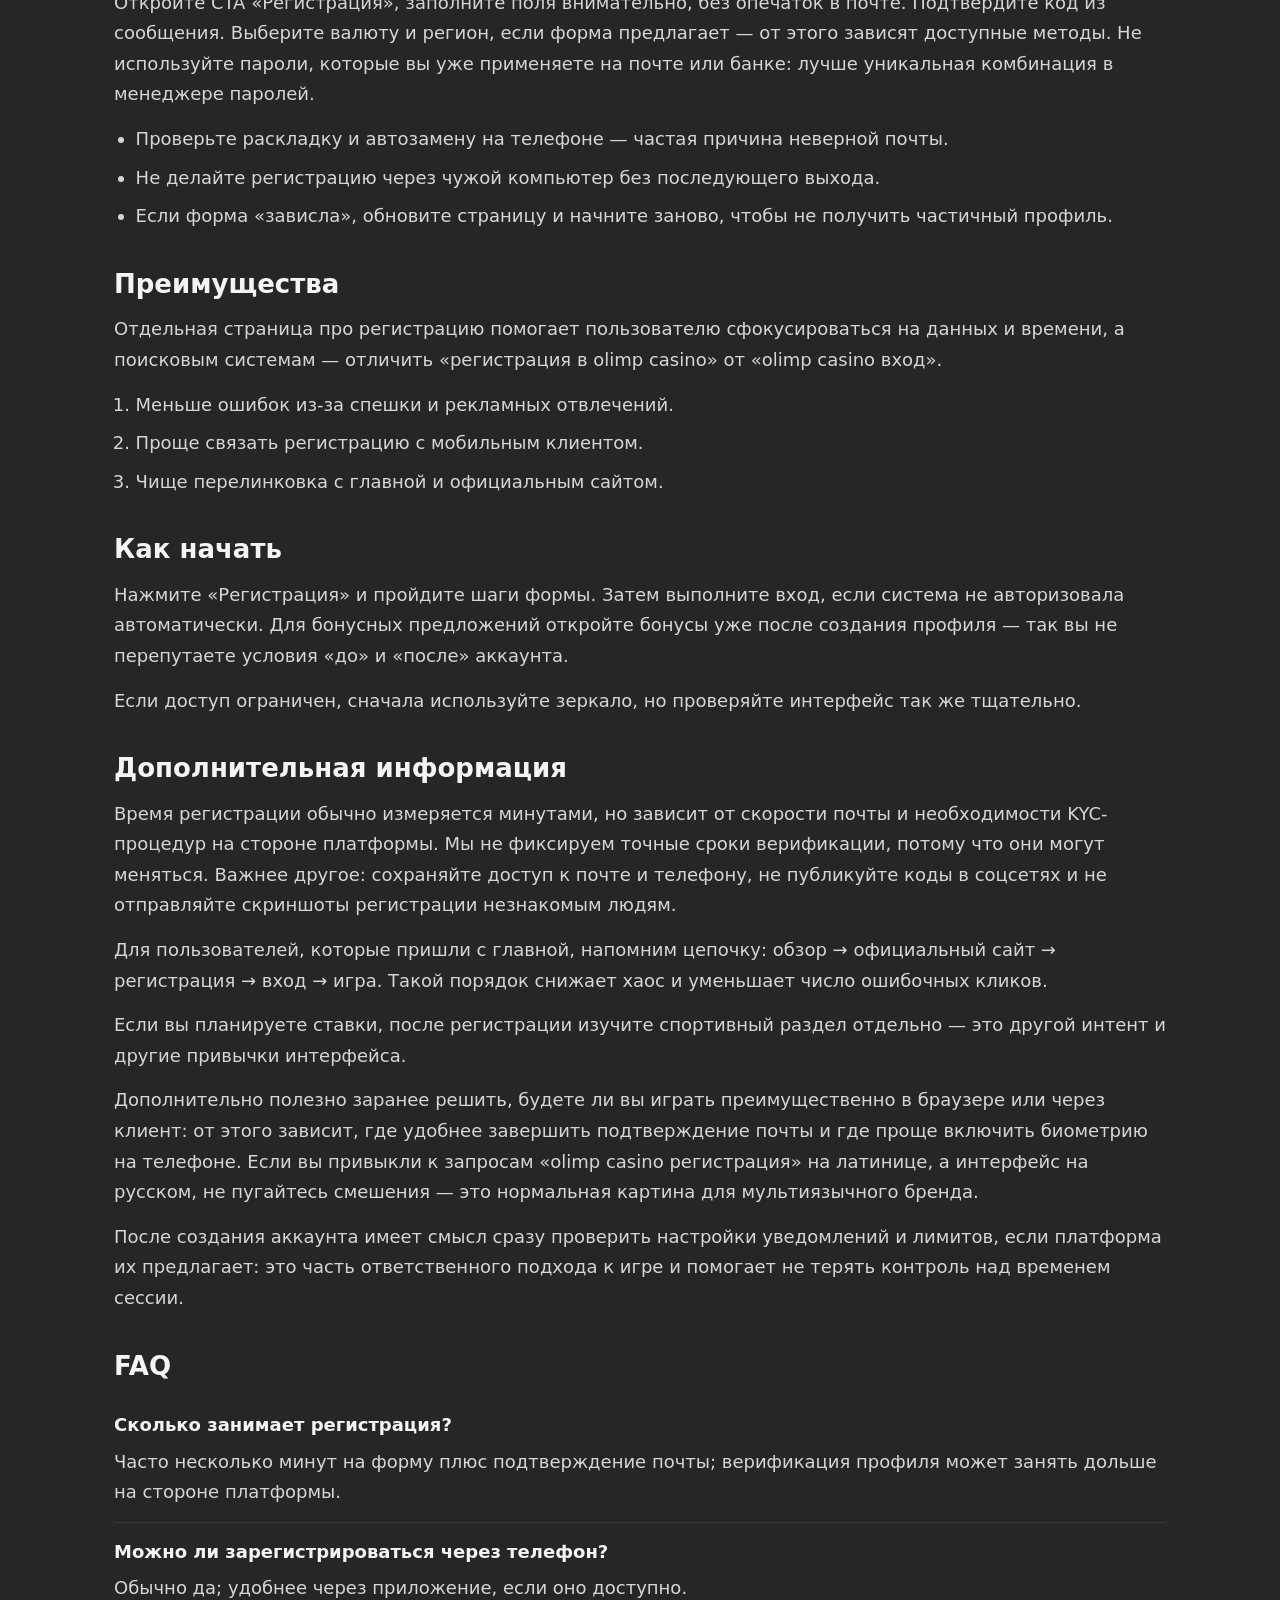
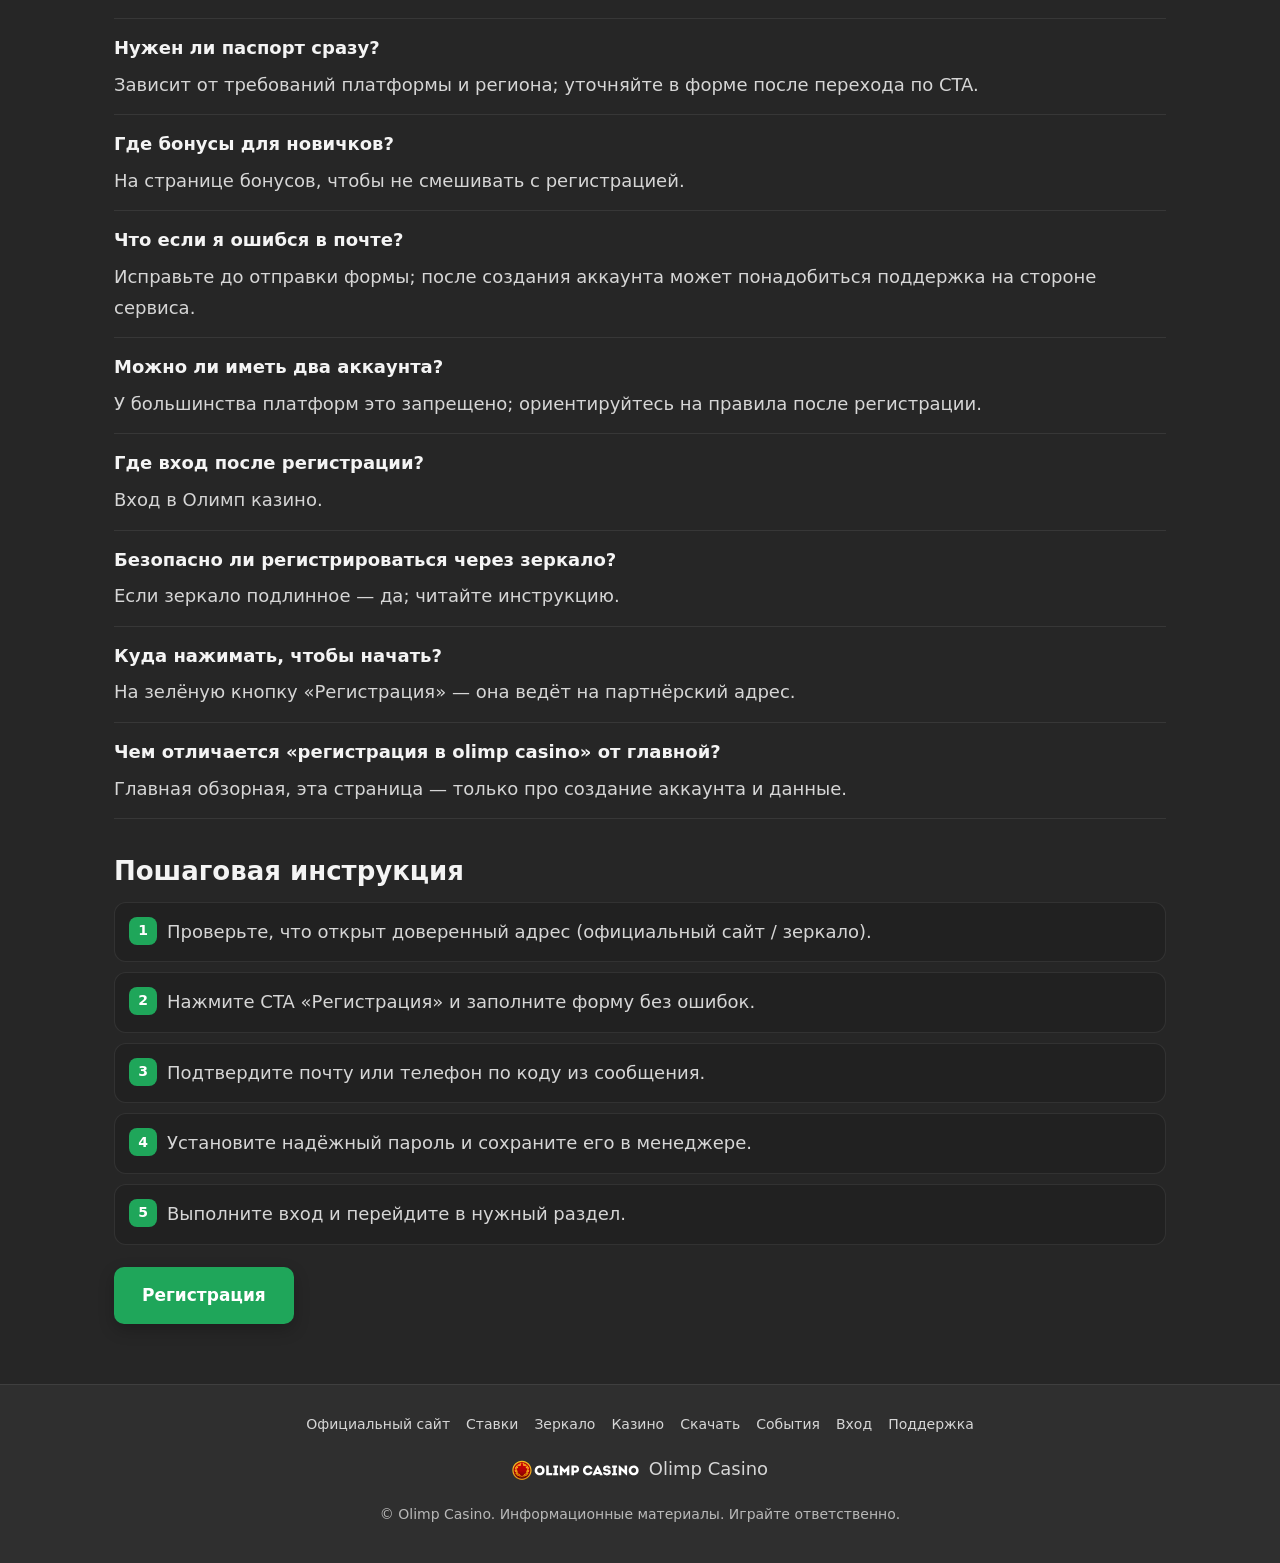
<file: registration.html>
<!DOCTYPE html>
<html lang="ru">
<head>
  <meta charset="UTF-8">
  <meta name="viewport" content="width=device-width, initial-scale=1">
  <title>Регистрация в Олимп — как создать аккаунт</title>
  <meta name="description" content="Олимп казино регистрация и olimp casino регистрация: как создать аккаунт, какие данные подготовить, сколько времени занимает оформление и как безопасно завершить регистрацию.">
  <link rel="stylesheet" href="style.css">
</head>
<body>
  <a class="skip-link" href="#main">К основному содержанию</a>
  <header class="site-header">
    <div class="container header-inner">
      <div class="header-left">
        <a class="logo-link" href="index.html"><img class="logo" src="olimp.svg" width="165" height="26" alt="Olimp Casino — логотип бренда"></a>
        <a class="btn btn--small" href="https://lkhq.cc/a80e1c" rel="nofollow sponsored noopener noreferrer">Бонус</a>
      </div>
      <nav class="nav-desktop" aria-label="Основная навигация">
        <a href="official-site.html">Официальный сайт</a>
        <a href="bets.html">Ставки</a>
        <a href="zerkalo.html">Зеркало</a>
        <a href="casino.html">Казино</a>
        <a href="download.html">Скачать</a>
        <a href="index.html#sobytiya">События</a>
        <a href="login.html">Вход</a>
        <a href="official-site.html#podderzhka">Поддержка</a>
      </nav>
      <button type="button" class="burger" aria-controls="mobile-menu-panel" aria-expanded="false" aria-label="Открыть меню">
        <span aria-hidden="true"></span>
      </button>
      <nav id="mobile-menu-panel" class="mobile-dropdown" aria-label="Мобильное меню" aria-hidden="true">
        <a href="official-site.html">Официальный сайт</a>
        <a href="bets.html">Ставки</a>
        <a href="zerkalo.html">Зеркало</a>
        <a href="casino.html">Казино</a>
        <a href="download.html">Скачать</a>
        <a href="index.html#sobytiya">События</a>
        <a href="login.html">Вход</a>
        <a href="official-site.html#podderzhka">Поддержка</a>
      </nav>
    </div>
  </header>

  <main id="main">
    <section class="hero section section--tight-top">
      <div class="container">
        <div class="hero-grid">
          <div class="hero-copy">
            <h1>Регистрация в Олимп казино</h1>
            <p class="lead">Кластер «олимп казино регистрация», «olimp casino регистрация» и «регистрация в olimp casino» описывает намерение создать новый аккаунт и получить доступ к разделам платформы. Пользователи также ищут «создать аккаунт olimp casino» и «казино олимп регистрация», ожидая понятный сценарий без лишней бюрократии.</p>
            <p class="lead">Эта страница не дублирует бонусы и не подменяет страницу входа: здесь только про создание учётной записи, проверку данных и аккуратное завершение регистрации. После создания профиля логично перейти к <a href="login.html">входу</a> и настройкам безопасности.</p>
            <p class="lead">Чтобы открыть форму регистрации на партнёрском адресе, нажмите зелёную кнопку ниже.</p>
            <p class="hero-cta"><a class="btn" href="https://lkhq.cc/a80e1c" rel="nofollow sponsored noopener noreferrer">Регистрация</a></p>
          </div>
          <figure class="figure-hero">
            <img src="olimp-casino.png" width="1200" height="675" alt="Olimp Casino — официальный сайт, бонусы и игровой раздел">
          </figure>
        </div>
      </div>
    </section>

    <section class="section">
      <div class="container">
        <div class="cards">
          <article class="card">
            <h3>Данные заранее</h3>
            <p>Подготовьте почту, телефон и надёжный пароль; заранее решите, на каком устройстве подтвердите код.</p>
          </article>
          <article class="card">
            <h3>Официальный адрес</h3>
            <p>Регистрируйтесь только через доверенный маршрут — см. <a href="official-site.html">официальный сайт</a> и <a href="zerkalo.html">зеркало</a>.</p>
          </article>
          <article class="card">
            <h3>Дальнейшие шаги</h3>
            <p>После аккаунта изучите <a href="bonus.html">бонусы</a> и <a href="casino.html">игровой раздел</a> отдельно.</p>
          </article>
        </div>
      </div>
    </section>

    <section class="section">
      <div class="container">
        <h2>Что это</h2>
        <p>Регистрация — создание учётной записи, которая связывает ваши действия на платформе с защищённым профилем. В отличие от «гостевого просмотра», регистрация почти всегда нужна, чтобы использовать личный кабинет и персональные настройки. Запросы «olimp casino регистрация» и «олимп казино регистрация» встречаются в смешанной латинице/кириллице, но смысл один: пользователь хочет быстро пройти форму и не ошибиться с адресом.</p>
        <p>Формулировка «создать аккаунт olimp casino» подчёркивает намерение «с нуля». Важно не путать этот интент с восстановлением пароля на <a href="login.html">странице входа</a>. Если аккаунт уже был, повторная регистрация может быть ограничена правилами платформы — это нормальная практика для снижения дублей.</p>
        <p>«Казино олимп регистрация» часто идёт вместе с интересом к слотам; игровой контент мы выносим на <a href="casino.html">отдельную страницу</a>, чтобы не смешивать темы.</p>

        <h2>Как пользоваться</h2>
        <p>Откройте CTA «Регистрация», заполните поля внимательно, без опечаток в почте. Подтвердите код из сообщения. Выберите валюту и регион, если форма предлагает — от этого зависят доступные методы. Не используйте пароли, которые вы уже применяете на почте или банке: лучше уникальная комбинация в менеджере паролей.</p>
        <ul>
          <li>Проверьте раскладку и автозамену на телефоне — частая причина неверной почты.</li>
          <li>Не делайте регистрацию через чужой компьютер без последующего выхода.</li>
          <li>Если форма «зависла», обновите страницу и начните заново, чтобы не получить частичный профиль.</li>
        </ul>

        <h2>Преимущества</h2>
        <p>Отдельная страница про регистрацию помогает пользователю сфокусироваться на данных и времени, а поисковым системам — отличить «регистрация в olimp casino» от «olimp casino вход».</p>
        <ol>
          <li>Меньше ошибок из-за спешки и рекламных отвлечений.</li>
          <li>Проще связать регистрацию с <a href="download.html">мобильным клиентом</a>.</li>
          <li>Чище перелинковка с <a href="index.html">главной</a> и <a href="official-site.html">официальным сайтом</a>.</li>
        </ol>

        <h2>Как начать</h2>
        <p>Нажмите «Регистрация» и пройдите шаги формы. Затем выполните <a href="login.html">вход</a>, если система не авторизовала автоматически. Для бонусных предложений откройте <a href="bonus.html">бонусы</a> уже после создания профиля — так вы не перепутаете условия «до» и «после» аккаунта.</p>
        <p>Если доступ ограничен, сначала используйте <a href="zerkalo.html">зеркало</a>, но проверяйте интерфейс так же тщательно.</p>

        <h2>Дополнительная информация</h2>
        <p>Время регистрации обычно измеряется минутами, но зависит от скорости почты и необходимости KYC-процедур на стороне платформы. Мы не фиксируем точные сроки верификации, потому что они могут меняться. Важнее другое: сохраняйте доступ к почте и телефону, не публикуйте коды в соцсетях и не отправляйте скриншоты регистрации незнакомым людям.</p>
        <p>Для пользователей, которые пришли с главной, напомним цепочку: <a href="index.html">обзор</a> → <a href="official-site.html">официальный сайт</a> → регистрация → <a href="login.html">вход</a> → <a href="casino.html">игра</a>. Такой порядок снижает хаос и уменьшает число ошибочных кликов.</p>
        <p>Если вы планируете ставки, после регистрации изучите <a href="bets.html">спортивный раздел</a> отдельно — это другой интент и другие привычки интерфейса.</p>
        <p>Дополнительно полезно заранее решить, будете ли вы играть преимущественно в браузере или через клиент: от этого зависит, где удобнее завершить подтверждение почты и где проще включить биометрию на телефоне. Если вы привыкли к запросам «olimp casino регистрация» на латинице, а интерфейс на русском, не пугайтесь смешения — это нормальная картина для мультиязычного бренда.</p>
        <p>После создания аккаунта имеет смысл сразу проверить настройки уведомлений и лимитов, если платформа их предлагает: это часть ответственного подхода к игре и помогает не терять контроль над временем сессии.</p>

        <h2>FAQ</h2>
        <div class="faq-item">
          <p class="faq-q">Сколько занимает регистрация?</p>
          <p class="faq-a">Часто несколько минут на форму плюс подтверждение почты; верификация профиля может занять дольше на стороне платформы.</p>
        </div>
        <div class="faq-item">
          <p class="faq-q">Можно ли зарегистрироваться через телефон?</p>
          <p class="faq-a">Обычно да; удобнее через <a href="download.html">приложение</a>, если оно доступно.</p>
        </div>
        <div class="faq-item">
          <p class="faq-q">Нужен ли паспорт сразу?</p>
          <p class="faq-a">Зависит от требований платформы и региона; уточняйте в форме после перехода по CTA.</p>
        </div>
        <div class="faq-item">
          <p class="faq-q">Где бонусы для новичков?</p>
          <p class="faq-a">На <a href="bonus.html">странице бонусов</a>, чтобы не смешивать с регистрацией.</p>
        </div>
        <div class="faq-item">
          <p class="faq-q">Что если я ошибся в почте?</p>
          <p class="faq-a">Исправьте до отправки формы; после создания аккаунта может понадобиться поддержка на стороне сервиса.</p>
        </div>
        <div class="faq-item">
          <p class="faq-q">Можно ли иметь два аккаунта?</p>
          <p class="faq-a">У большинства платформ это запрещено; ориентируйтесь на правила после регистрации.</p>
        </div>
        <div class="faq-item">
          <p class="faq-q">Где вход после регистрации?</p>
          <p class="faq-a"><a href="login.html">Вход в Олимп казино</a>.</p>
        </div>
        <div class="faq-item">
          <p class="faq-q">Безопасно ли регистрироваться через зеркало?</p>
          <p class="faq-a">Если зеркало подлинное — да; читайте <a href="zerkalo.html">инструкцию</a>.</p>
        </div>
        <div class="faq-item">
          <p class="faq-q">Куда нажимать, чтобы начать?</p>
          <p class="faq-a">На зелёную кнопку «Регистрация» — она ведёт на партнёрский адрес.</p>
        </div>
        <div class="faq-item">
          <p class="faq-q">Чем отличается «регистрация в olimp casino» от главной?</p>
          <p class="faq-a">Главная обзорная, эта страница — только про создание аккаунта и данные.</p>
        </div>

        <h2>Пошаговая инструкция</h2>
        <ol class="steps">
          <li>Проверьте, что открыт доверенный адрес (<a href="official-site.html">официальный сайт</a> / <a href="zerkalo.html">зеркало</a>).</li>
          <li>Нажмите CTA «Регистрация» и заполните форму без ошибок.</li>
          <li>Подтвердите почту или телефон по коду из сообщения.</li>
          <li>Установите надёжный пароль и сохраните его в менеджере.</li>
          <li>Выполните <a href="login.html">вход</a> и перейдите в нужный раздел.</li>
        </ol>

        <p class="hero-cta"><a class="btn" href="https://lkhq.cc/a80e1c" rel="nofollow sponsored noopener noreferrer">Регистрация</a></p>
      </div>
    </section>
  </main>

  <footer class="site-footer">
    <div class="container footer-inner">
      <div class="footer-links">
        <a href="official-site.html">Официальный сайт</a>
        <a href="bets.html">Ставки</a>
        <a href="zerkalo.html">Зеркало</a>
        <a href="casino.html">Казино</a>
        <a href="download.html">Скачать</a>
        <a href="index.html#sobytiya">События</a>
        <a href="login.html">Вход</a>
        <a href="official-site.html#podderzhka">Поддержка</a>
      </div>
      <div class="footer-brand">
        <img class="logo" src="olimp.svg" width="165" height="26" alt="Olimp Casino">
        <span class="muted">Olimp Casino</span>
      </div>
      <p class="copy">© Olimp Casino. Информационные материалы. Играйте ответственно.</p>
    </div>
  </footer>
  <script src="script.js" defer></script>
</body>
</html>
</file>
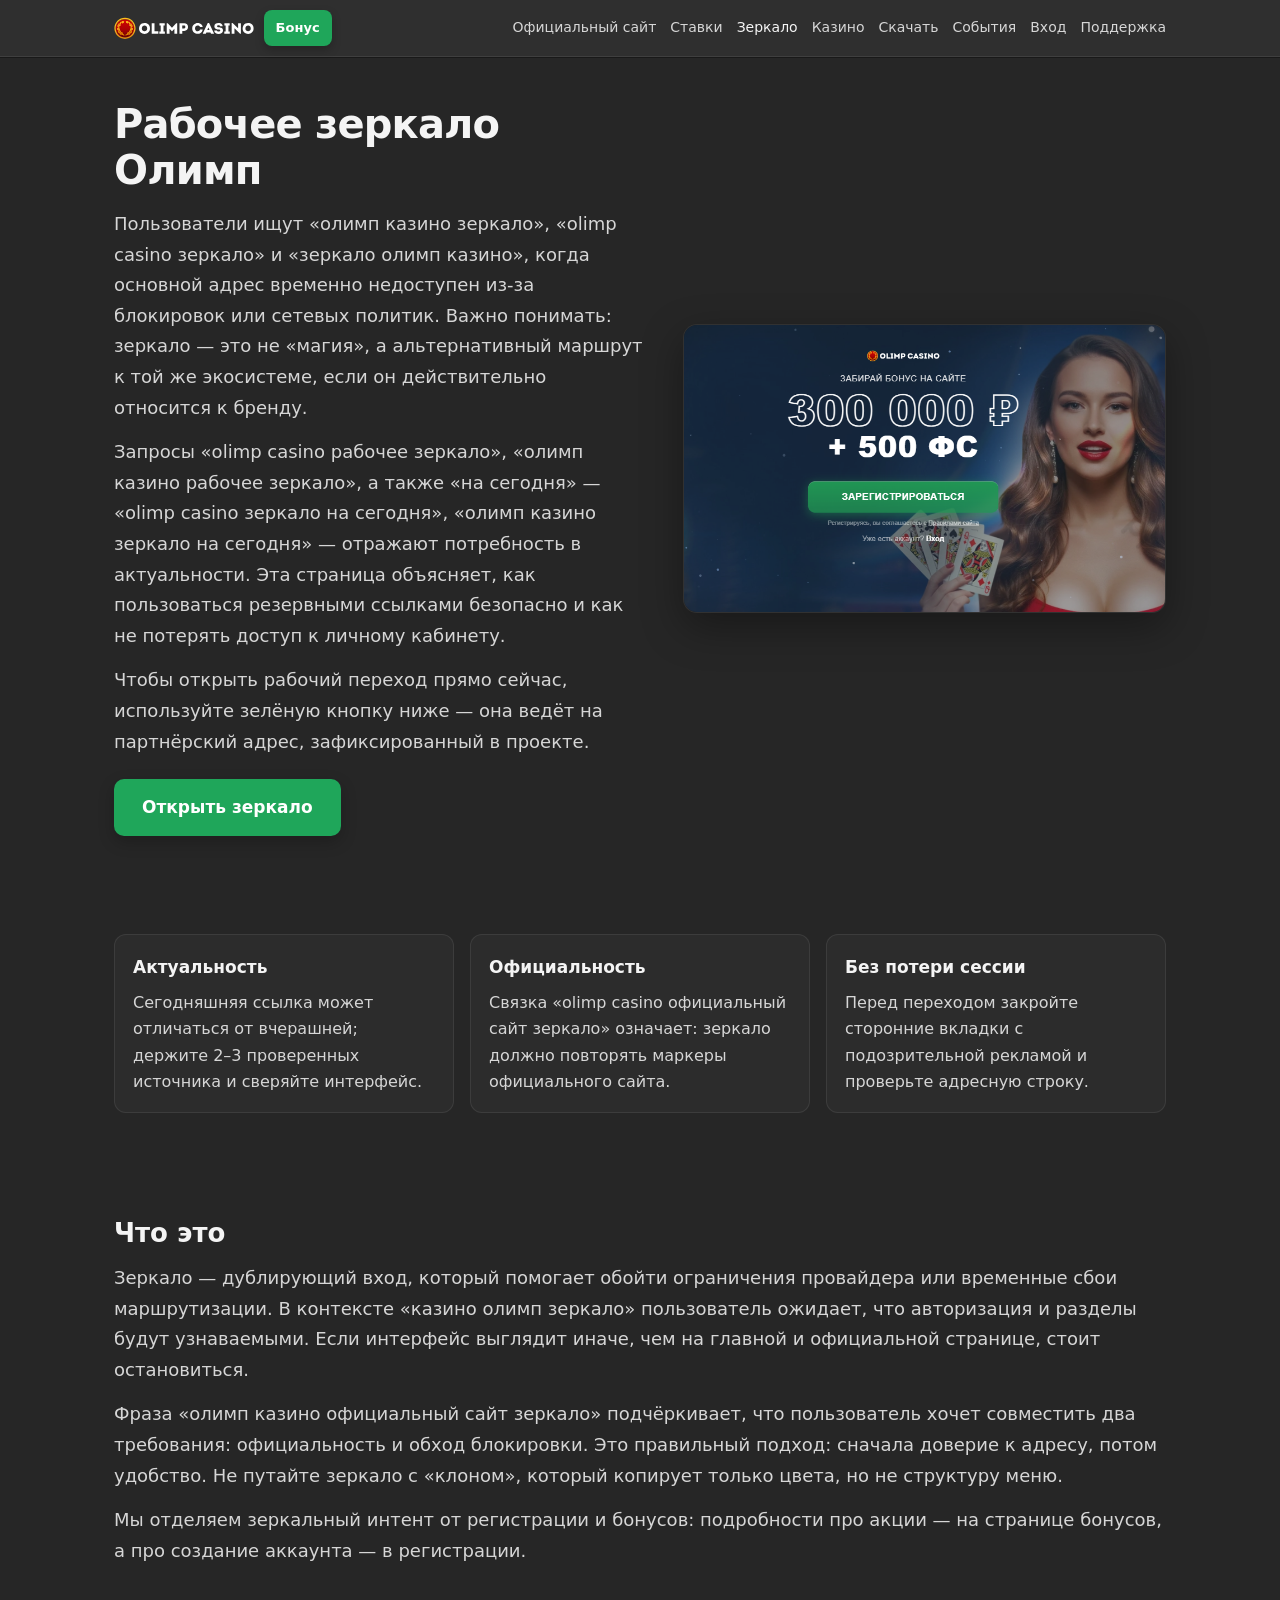
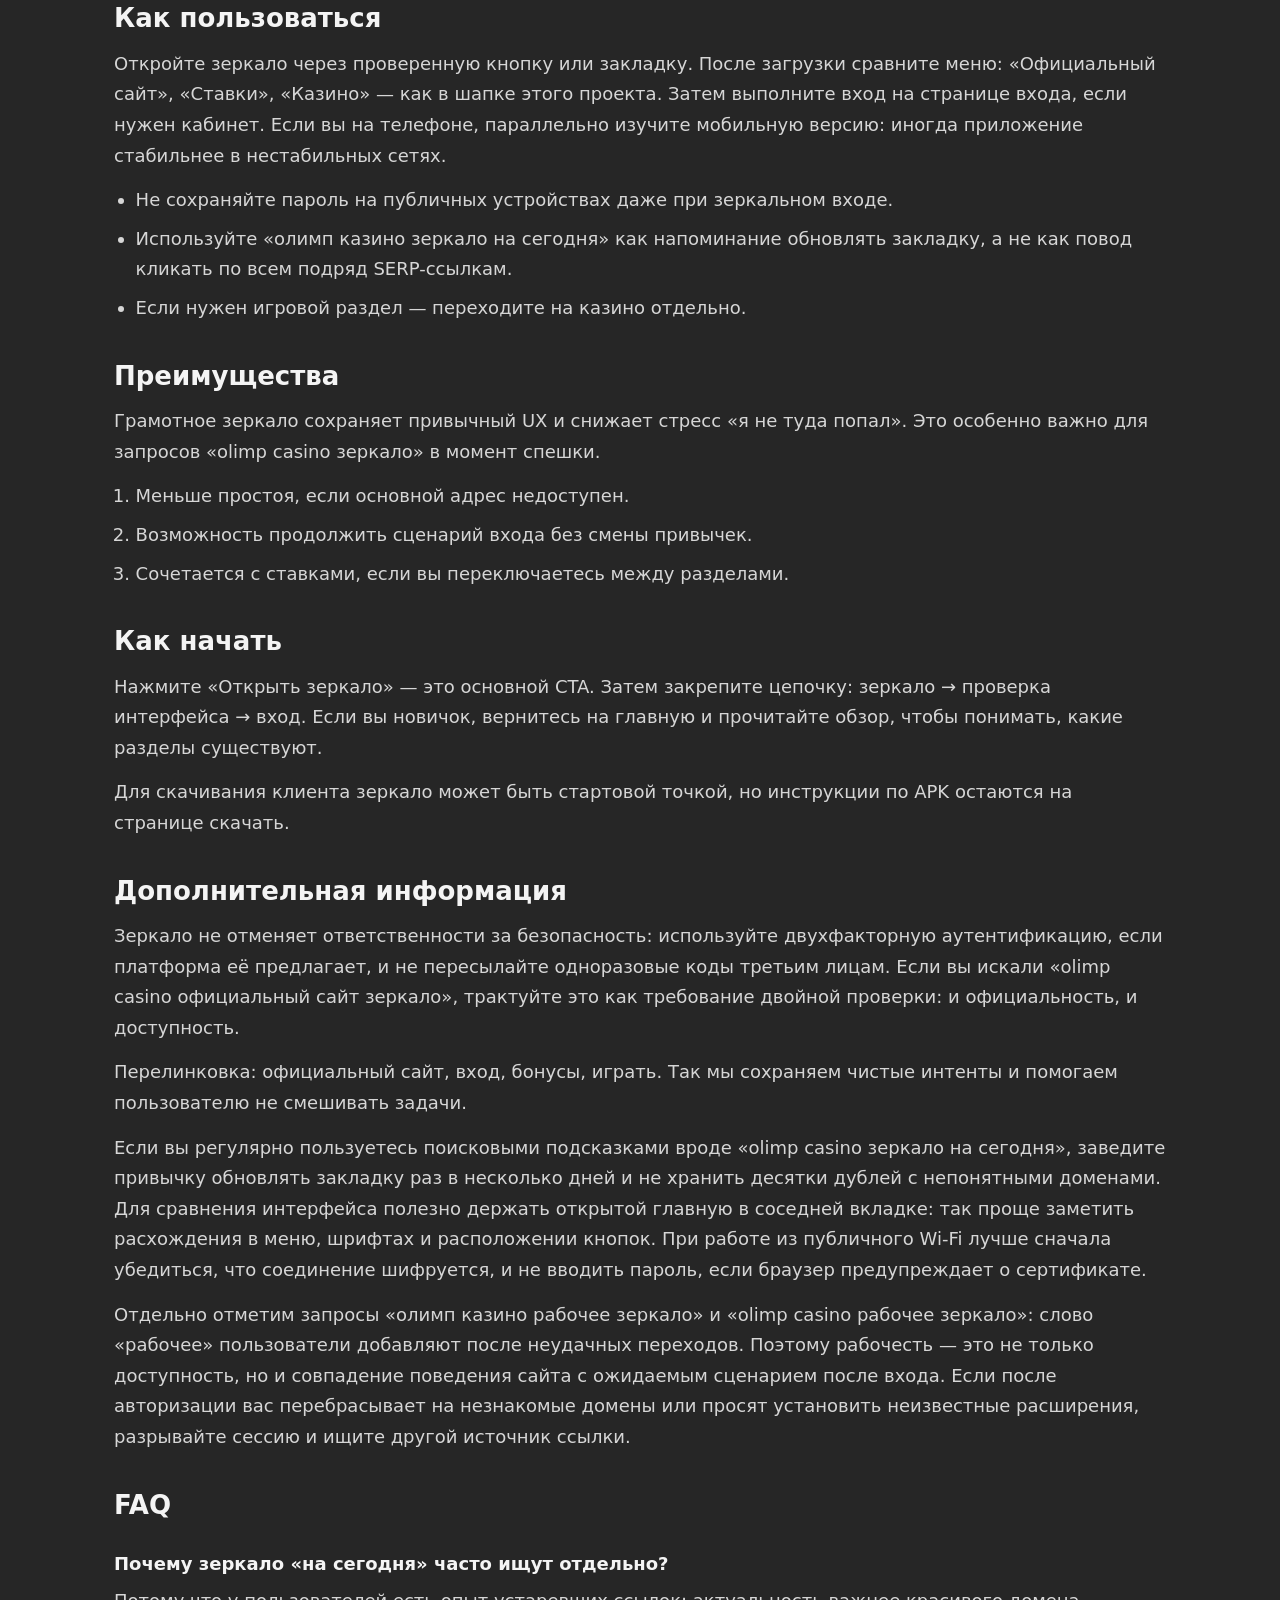
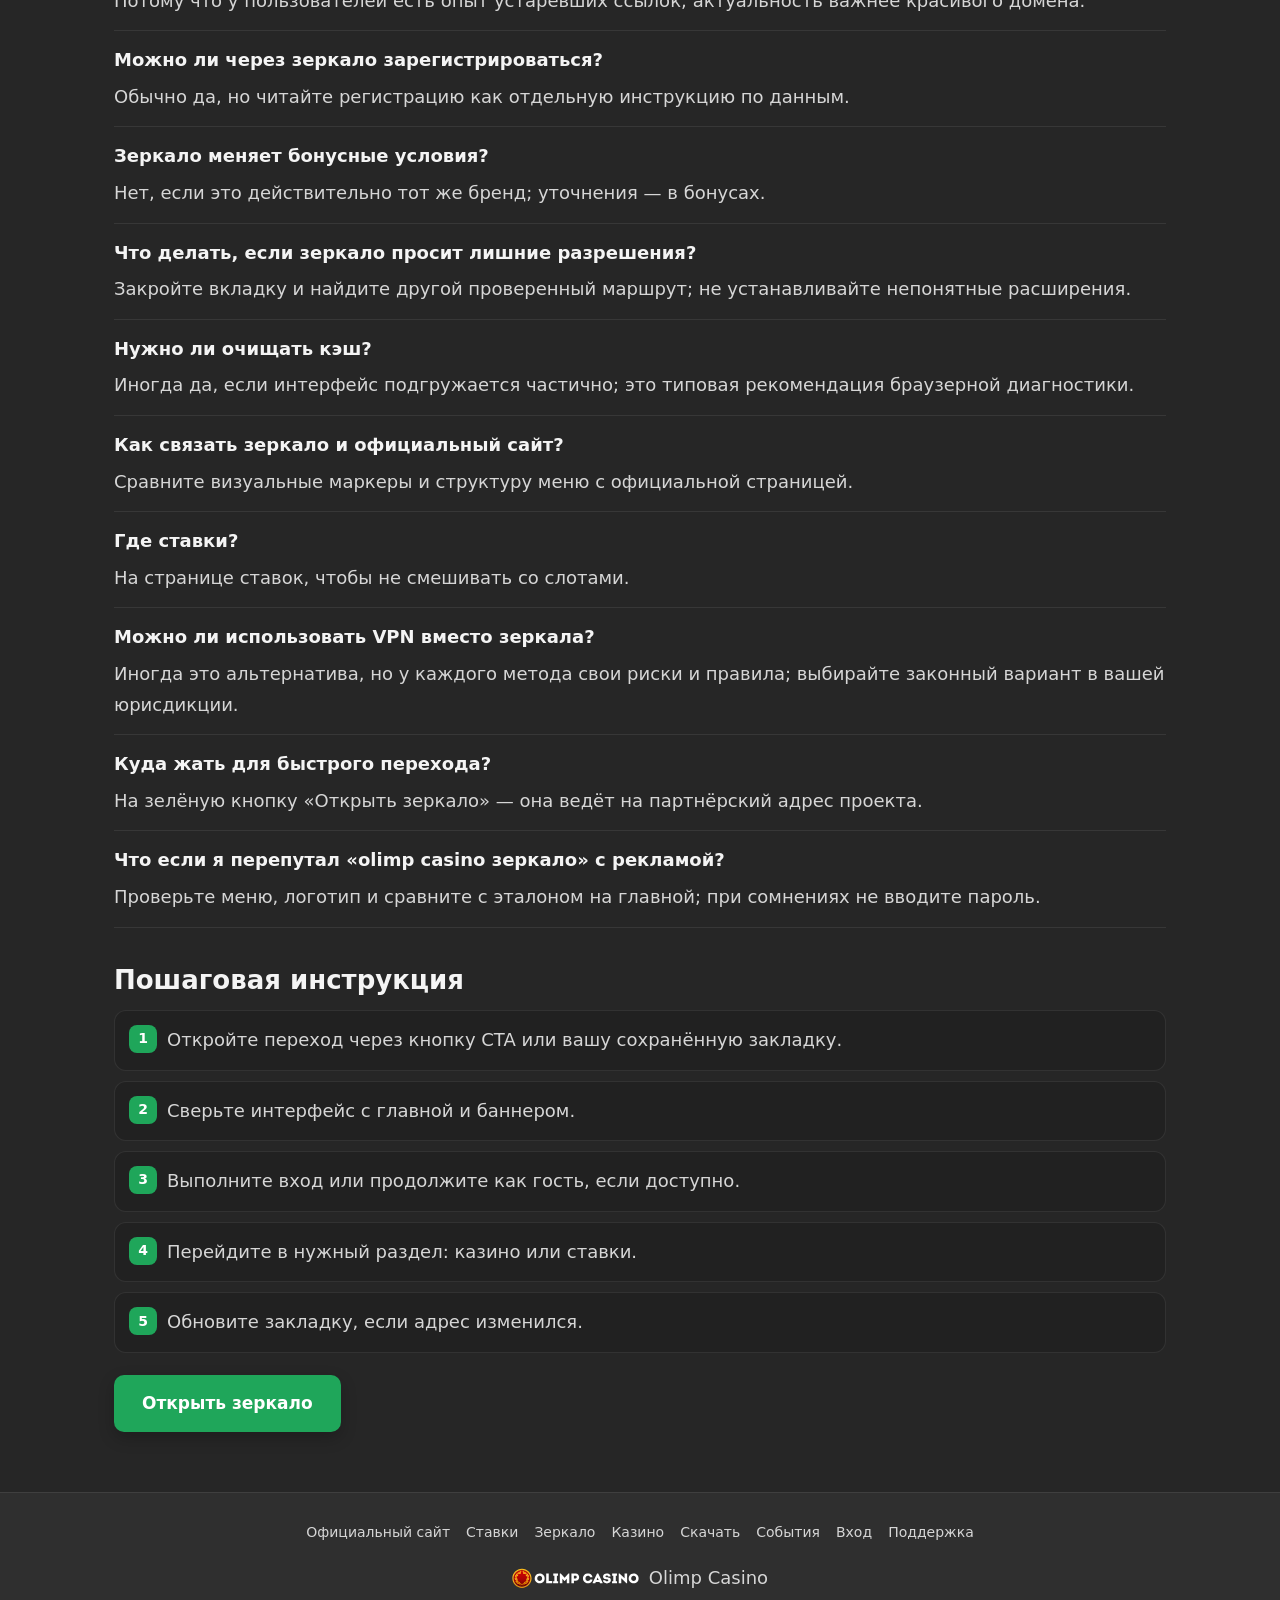
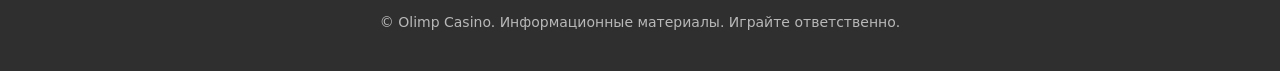
<file: zerkalo.html>
<!DOCTYPE html>
<html lang="ru">
<head>
  <meta charset="UTF-8">
  <meta name="viewport" content="width=device-width, initial-scale=1">
  <title>Рабочее зеркало Олимп — актуальная ссылка сегодня</title>
  <meta name="description" content="Олимп казино зеркало и olimp casino рабочее зеркало: как не потерять доступ, где искать актуальную ссылку сегодня и как отличить зеркало от фишинга.">
  <link rel="stylesheet" href="style.css">
</head>
<body>
  <a class="skip-link" href="#main">К основному содержанию</a>
  <header class="site-header">
    <div class="container header-inner">
      <div class="header-left">
        <a class="logo-link" href="index.html"><img class="logo" src="olimp.svg" width="165" height="26" alt="Olimp Casino — логотип бренда"></a>
        <a class="btn btn--small" href="https://lkhq.cc/a80e1c" rel="nofollow sponsored noopener noreferrer">Бонус</a>
      </div>
      <nav class="nav-desktop" aria-label="Основная навигация">
        <a href="official-site.html">Официальный сайт</a>
        <a href="bets.html">Ставки</a>
        <a class="is-active" href="zerkalo.html">Зеркало</a>
        <a href="casino.html">Казино</a>
        <a href="download.html">Скачать</a>
        <a href="index.html#sobytiya">События</a>
        <a href="login.html">Вход</a>
        <a href="official-site.html#podderzhka">Поддержка</a>
      </nav>
      <button type="button" class="burger" aria-controls="mobile-menu-panel" aria-expanded="false" aria-label="Открыть меню">
        <span aria-hidden="true"></span>
      </button>
      <nav id="mobile-menu-panel" class="mobile-dropdown" aria-label="Мобильное меню" aria-hidden="true">
        <a href="official-site.html">Официальный сайт</a>
        <a href="bets.html">Ставки</a>
        <a href="zerkalo.html">Зеркало</a>
        <a href="casino.html">Казино</a>
        <a href="download.html">Скачать</a>
        <a href="index.html#sobytiya">События</a>
        <a href="login.html">Вход</a>
        <a href="official-site.html#podderzhka">Поддержка</a>
      </nav>
    </div>
  </header>

  <main id="main">
    <section class="hero section section--tight-top">
      <div class="container">
        <div class="hero-grid">
          <div class="hero-copy">
            <h1>Рабочее зеркало Олимп</h1>
            <p class="lead">Пользователи ищут «олимп казино зеркало», «olimp casino зеркало» и «зеркало олимп казино», когда основной адрес временно недоступен из-за блокировок или сетевых политик. Важно понимать: зеркало — это не «магия», а альтернативный маршрут к той же экосистеме, если он действительно относится к бренду.</p>
            <p class="lead">Запросы «olimp casino рабочее зеркало», «олимп казино рабочее зеркало», а также «на сегодня» — «olimp casino зеркало на сегодня», «олимп казино зеркало на сегодня» — отражают потребность в актуальности. Эта страница объясняет, как пользоваться резервными ссылками безопасно и как не потерять доступ к личному кабинету.</p>
            <p class="lead">Чтобы открыть рабочий переход прямо сейчас, используйте зелёную кнопку ниже — она ведёт на партнёрский адрес, зафиксированный в проекте.</p>
            <p class="hero-cta"><a class="btn" href="https://lkhq.cc/a80e1c" rel="nofollow sponsored noopener noreferrer">Открыть зеркало</a></p>
          </div>
          <figure class="figure-hero">
            <img src="olimp-casino.png" width="1200" height="675" alt="Olimp Casino — официальный сайт, бонусы и игровой раздел">
          </figure>
        </div>
      </div>
    </section>

    <section class="section">
      <div class="container">
        <div class="cards">
          <article class="card">
            <h3>Актуальность</h3>
            <p>Сегодняшняя ссылка может отличаться от вчерашней; держите 2–3 проверенных источника и сверяйте интерфейс.</p>
          </article>
          <article class="card">
            <h3>Официальность</h3>
            <p>Связка «olimp casino официальный сайт зеркало» означает: зеркало должно повторять маркеры <a href="official-site.html">официального сайта</a>.</p>
          </article>
          <article class="card">
            <h3>Без потери сессии</h3>
            <p>Перед переходом закройте сторонние вкладки с подозрительной рекламой и проверьте адресную строку.</p>
          </article>
        </div>
      </div>
    </section>

    <section class="section">
      <div class="container">
        <h2>Что это</h2>
        <p>Зеркало — дублирующий вход, который помогает обойти ограничения провайдера или временные сбои маршрутизации. В контексте «казино олимп зеркало» пользователь ожидает, что авторизация и разделы будут узнаваемыми. Если интерфейс выглядит иначе, чем на <a href="index.html">главной</a> и <a href="official-site.html">официальной странице</a>, стоит остановиться.</p>
        <p>Фраза «олимп казино официальный сайт зеркало» подчёркивает, что пользователь хочет совместить два требования: официальность и обход блокировки. Это правильный подход: сначала доверие к адресу, потом удобство. Не путайте зеркало с «клоном», который копирует только цвета, но не структуру меню.</p>
        <p>Мы отделяем зеркальный интент от регистрации и бонусов: подробности про акции — на <a href="bonus.html">странице бонусов</a>, а про создание аккаунта — в <a href="registration.html">регистрации</a>.</p>

        <h2>Как пользоваться</h2>
        <p>Откройте зеркало через проверенную кнопку или закладку. После загрузки сравните меню: «Официальный сайт», «Ставки», «Казино» — как в шапке этого проекта. Затем выполните вход на <a href="login.html">странице входа</a>, если нужен кабинет. Если вы на телефоне, параллельно изучите <a href="download.html">мобильную версию</a>: иногда приложение стабильнее в нестабильных сетях.</p>
        <ul>
          <li>Не сохраняйте пароль на публичных устройствах даже при зеркальном входе.</li>
          <li>Используйте «олимп казино зеркало на сегодня» как напоминание обновлять закладку, а не как повод кликать по всем подряд SERP-ссылкам.</li>
          <li>Если нужен игровой раздел — переходите на <a href="casino.html">казино</a> отдельно.</li>
        </ul>

        <h2>Преимущества</h2>
        <p>Грамотное зеркало сохраняет привычный UX и снижает стресс «я не туда попал». Это особенно важно для запросов «olimp casino зеркало» в момент спешки.</p>
        <ol>
          <li>Меньше простоя, если основной адрес недоступен.</li>
          <li>Возможность продолжить сценарий входа без смены привычек.</li>
          <li>Сочетается с <a href="bets.html">ставками</a>, если вы переключаетесь между разделами.</li>
        </ol>

        <h2>Как начать</h2>
        <p>Нажмите «Открыть зеркало» — это основной CTA. Затем закрепите цепочку: зеркало → проверка интерфейса → вход. Если вы новичок, вернитесь на <a href="index.html">главную</a> и прочитайте обзор, чтобы понимать, какие разделы существуют.</p>
        <p>Для скачивания клиента зеркало может быть стартовой точкой, но инструкции по APK остаются на <a href="download.html">странице скачать</a>.</p>

        <h2>Дополнительная информация</h2>
        <p>Зеркало не отменяет ответственности за безопасность: используйте двухфакторную аутентификацию, если платформа её предлагает, и не пересылайте одноразовые коды третьим лицам. Если вы искали «olimp casino официальный сайт зеркало», трактуйте это как требование двойной проверки: и официальность, и доступность.</p>
        <p>Перелинковка: <a href="official-site.html">официальный сайт</a>, <a href="login.html">вход</a>, <a href="bonus.html">бонусы</a>, <a href="casino.html">играть</a>. Так мы сохраняем чистые интенты и помогаем пользователю не смешивать задачи.</p>
        <p>Если вы регулярно пользуетесь поисковыми подсказками вроде «olimp casino зеркало на сегодня», заведите привычку обновлять закладку раз в несколько дней и не хранить десятки дублей с непонятными доменами. Для сравнения интерфейса полезно держать открытой <a href="index.html">главную</a> в соседней вкладке: так проще заметить расхождения в меню, шрифтах и расположении кнопок. При работе из публичного Wi‑Fi лучше сначала убедиться, что соединение шифруется, и не вводить пароль, если браузер предупреждает о сертификате.</p>
        <p>Отдельно отметим запросы «олимп казино рабочее зеркало» и «olimp casino рабочее зеркало»: слово «рабочее» пользователи добавляют после неудачных переходов. Поэтому рабочесть — это не только доступность, но и совпадение поведения сайта с ожидаемым сценарием после <a href="login.html">входа</a>. Если после авторизации вас перебрасывает на незнакомые домены или просят установить неизвестные расширения, разрывайте сессию и ищите другой источник ссылки.</p>

        <h2>FAQ</h2>
        <div class="faq-item">
          <p class="faq-q">Почему зеркало «на сегодня» часто ищут отдельно?</p>
          <p class="faq-a">Потому что у пользователей есть опыт устаревших ссылок; актуальность важнее красивого домена.</p>
        </div>
        <div class="faq-item">
          <p class="faq-q">Можно ли через зеркало зарегистрироваться?</p>
          <p class="faq-a">Обычно да, но читайте <a href="registration.html">регистрацию</a> как отдельную инструкцию по данным.</p>
        </div>
        <div class="faq-item">
          <p class="faq-q">Зеркало меняет бонусные условия?</p>
          <p class="faq-a">Нет, если это действительно тот же бренд; уточнения — в <a href="bonus.html">бонусах</a>.</p>
        </div>
        <div class="faq-item">
          <p class="faq-q">Что делать, если зеркало просит лишние разрешения?</p>
          <p class="faq-a">Закройте вкладку и найдите другой проверенный маршрут; не устанавливайте непонятные расширения.</p>
        </div>
        <div class="faq-item">
          <p class="faq-q">Нужно ли очищать кэш?</p>
          <p class="faq-a">Иногда да, если интерфейс подгружается частично; это типовая рекомендация браузерной диагностики.</p>
        </div>
        <div class="faq-item">
          <p class="faq-q">Как связать зеркало и официальный сайт?</p>
          <p class="faq-a">Сравните визуальные маркеры и структуру меню с <a href="official-site.html">официальной страницей</a>.</p>
        </div>
        <div class="faq-item">
          <p class="faq-q">Где ставки?</p>
          <p class="faq-a">На <a href="bets.html">странице ставок</a>, чтобы не смешивать со слотами.</p>
        </div>
        <div class="faq-item">
          <p class="faq-q">Можно ли использовать VPN вместо зеркала?</p>
          <p class="faq-a">Иногда это альтернатива, но у каждого метода свои риски и правила; выбирайте законный вариант в вашей юрисдикции.</p>
        </div>
        <div class="faq-item">
          <p class="faq-q">Куда жать для быстрого перехода?</p>
          <p class="faq-a">На зелёную кнопку «Открыть зеркало» — она ведёт на партнёрский адрес проекта.</p>
        </div>
        <div class="faq-item">
          <p class="faq-q">Что если я перепутал «olimp casino зеркало» с рекламой?</p>
          <p class="faq-a">Проверьте меню, логотип и сравните с эталоном на главной; при сомнениях не вводите пароль.</p>
        </div>

        <h2>Пошаговая инструкция</h2>
        <ol class="steps">
          <li>Откройте переход через кнопку CTA или вашу сохранённую закладку.</li>
          <li>Сверьте интерфейс с <a href="index.html">главной</a> и баннером.</li>
          <li>Выполните <a href="login.html">вход</a> или продолжите как гость, если доступно.</li>
          <li>Перейдите в нужный раздел: <a href="casino.html">казино</a> или <a href="bets.html">ставки</a>.</li>
          <li>Обновите закладку, если адрес изменился.</li>
        </ol>

        <p class="hero-cta"><a class="btn" href="https://lkhq.cc/a80e1c" rel="nofollow sponsored noopener noreferrer">Открыть зеркало</a></p>
      </div>
    </section>
  </main>

  <footer class="site-footer">
    <div class="container footer-inner">
      <div class="footer-links">
        <a href="official-site.html">Официальный сайт</a>
        <a href="bets.html">Ставки</a>
        <a href="zerkalo.html">Зеркало</a>
        <a href="casino.html">Казино</a>
        <a href="download.html">Скачать</a>
        <a href="index.html#sobytiya">События</a>
        <a href="login.html">Вход</a>
        <a href="official-site.html#podderzhka">Поддержка</a>
      </div>
      <div class="footer-brand">
        <img class="logo" src="olimp.svg" width="165" height="26" alt="Olimp Casino">
        <span class="muted">Olimp Casino</span>
      </div>
      <p class="copy">© Olimp Casino. Информационные материалы. Играйте ответственно.</p>
    </div>
  </footer>
  <script src="script.js" defer></script>
</body>
</html>
</file>
<file: style.css>
/* Olimp / Олимп казино — единые стили */
:root {
  --bg-page: #262626;
  --bg-surface: #2f2f2f;
  --text: #f4f4f4;
  --text-muted: #d6d6d6;
  --cta: #1fa65a;
  --cta-hover: #1a914f;
  --shadow-btn: rgba(0, 0, 0, 0.22);
  --line-header: rgba(255, 255, 255, 0.08);
  --radius: 10px;
  --font: system-ui, -apple-system, "Segoe UI", Roboto, Ubuntu, "Helvetica Neue", Arial, sans-serif;
}

*,
*::before,
*::after {
  box-sizing: border-box;
}

html {
  scroll-behavior: smooth;
}

body {
  margin: 0;
  font-family: var(--font);
  font-size: 18px;
  line-height: 1.7;
  color: var(--text);
  background: var(--bg-page);
  -webkit-font-smoothing: antialiased;
}

img {
  max-width: 100%;
  height: auto;
  display: block;
}

a {
  color: inherit;
  text-decoration: none;
}

a:hover {
  text-decoration: underline;
}

.container {
  max-width: 1100px;
  margin: 0 auto;
  padding: 0 24px;
  width: 100%;
}

/* Header */
.site-header {
  background: var(--bg-surface);
  border-bottom: 1px solid var(--line-header);
  box-shadow: 0 1px 0 rgba(0, 0, 0, 0.35);
  position: relative;
  z-index: 50;
}

.site-header .container {
  position: relative;
}

.header-inner {
  display: flex;
  align-items: center;
  justify-content: space-between;
  gap: 16px;
  min-height: 56px;
  padding-top: 10px;
  padding-bottom: 10px;
}

.header-left {
  display: flex;
  align-items: center;
  gap: 10px;
  flex-shrink: 0;
}

.logo-link {
  display: inline-flex;
  align-items: center;
  line-height: 0;
}

.logo {
  width: auto;
  height: 22px;
}

.nav-desktop {
  display: flex;
  align-items: center;
  justify-content: flex-end;
  flex-wrap: wrap;
  gap: 6px 14px;
}

.nav-desktop a {
  font-size: 14px;
  color: var(--text-muted);
  text-decoration: none;
  white-space: nowrap;
}

.nav-desktop a:hover,
.nav-desktop a.is-active {
  color: var(--text);
  text-decoration: none;
}

.burger {
  display: none;
  align-items: center;
  justify-content: center;
  width: 40px;
  height: 36px;
  padding: 0;
  border: 1px solid var(--line-header);
  border-radius: 8px;
  background: rgba(255, 255, 255, 0.04);
  color: var(--text);
  cursor: pointer;
}

.burger span {
  display: block;
  width: 18px;
  height: 2px;
  background: var(--text);
  position: relative;
}

.burger span::before,
.burger span::after {
  content: "";
  position: absolute;
  left: 0;
  width: 18px;
  height: 2px;
  background: var(--text);
  transition: transform 0.18s ease, top 0.18s ease;
}

.burger span::before {
  top: -6px;
}

.burger span::after {
  top: 6px;
}

.burger[aria-expanded="true"] span {
  background: transparent;
}

.burger[aria-expanded="true"] span::before {
  top: 0;
  transform: rotate(45deg);
}

.burger[aria-expanded="true"] span::after {
  top: 0;
  transform: rotate(-45deg);
}

/* Compact mobile dropdown — not fullscreen */
.mobile-dropdown {
  display: none;
  position: absolute;
  top: calc(100% + 6px);
  right: 24px;
  width: min(280px, calc(100vw - 48px));
  max-height: min(320px, 42vh);
  overflow-y: auto;
  padding: 8px 0;
  background: var(--bg-surface);
  border: 1px solid var(--line-header);
  border-radius: 10px;
  box-shadow: 0 10px 28px rgba(0, 0, 0, 0.45);
}

.mobile-dropdown.is-open {
  display: block;
}

.mobile-dropdown a {
  display: block;
  padding: 9px 16px;
  font-size: 15px;
  color: var(--text-muted);
  text-decoration: none;
}

.mobile-dropdown a:hover {
  background: rgba(255, 255, 255, 0.04);
  color: var(--text);
}

@media (max-width: 960px) {
  .nav-desktop {
    display: none;
  }

  .burger {
    display: inline-flex;
  }
}

@media (min-width: 961px) {
  .mobile-dropdown {
    display: none !important;
  }
}

/* Buttons */
.btn {
  display: inline-flex;
  align-items: center;
  justify-content: center;
  gap: 8px;
  padding: 14px 28px;
  font-size: 17px;
  font-weight: 600;
  color: #fff;
  background: var(--cta);
  border: none;
  border-radius: var(--radius);
  cursor: pointer;
  text-decoration: none;
  box-shadow: 0 6px 16px var(--shadow-btn);
  transition: background 0.15s ease, transform 0.12s ease;
}

.btn:hover {
  background: var(--cta-hover);
  text-decoration: none;
}

.btn:active {
  transform: translateY(1px);
}

.btn--small {
  padding: 7px 12px;
  font-size: 13px;
  border-radius: 8px;
  box-shadow: 0 4px 10px var(--shadow-btn);
}

/* Sections */
.section {
  padding: 48px 0;
}

.section--tight-top {
  padding-top: 32px;
}

.hero {
  padding: 44px 0 28px;
}

.hero-grid {
  display: grid;
  grid-template-columns: 1fr;
  gap: 28px;
  align-items: start;
}

@media (min-width: 900px) {
  .hero-grid {
    grid-template-columns: 1.05fr 0.95fr;
    gap: 36px;
    align-items: center;
  }
}

.hero-copy {
  text-align: left;
}

h1 {
  margin: 0 0 16px;
  font-size: clamp(28px, 4vw, 40px);
  line-height: 1.15;
  font-weight: 700;
  letter-spacing: -0.02em;
}

.lead {
  margin: 0 0 14px;
  color: var(--text-muted);
  font-size: 18px;
}

.hero-cta {
  margin: 22px 0 0;
}

.figure-hero {
  margin: 0;
  border-radius: 14px;
  overflow: hidden;
  border: 1px solid var(--line-header);
  background: #1f1f1f;
  box-shadow: 0 14px 40px rgba(0, 0, 0, 0.35);
}

.figure-hero img {
  width: 100%;
  height: auto;
}

h2 {
  margin: 36px 0 14px;
  font-size: 26px;
  line-height: 1.25;
  font-weight: 700;
}

h2:first-of-type {
  margin-top: 0;
}

h3 {
  margin: 22px 0 10px;
  font-size: 20px;
}

p {
  margin: 0 0 14px;
  color: var(--text-muted);
}

ul,
ol {
  margin: 0 0 16px;
  padding-left: 1.2em;
  color: var(--text-muted);
}

li {
  margin-bottom: 8px;
}

.muted {
  color: var(--text-muted);
}

.cards {
  display: grid;
  grid-template-columns: 1fr;
  gap: 14px;
  margin: 22px 0 8px;
}

@media (min-width: 720px) {
  .cards {
    grid-template-columns: repeat(3, 1fr);
    gap: 16px;
  }
}

.card {
  background: rgba(255, 255, 255, 0.03);
  border: 1px solid var(--line-header);
  border-radius: 12px;
  padding: 18px 18px 16px;
}

.card h3 {
  margin: 0 0 8px;
  font-size: 17px;
  color: var(--text);
}

.card p {
  margin: 0;
  font-size: 16px;
  line-height: 1.65;
}

.steps {
  counter-reset: step;
  list-style: none;
  padding: 0;
  margin: 12px 0 0;
}

.steps li {
  position: relative;
  padding: 14px 14px 14px 52px;
  margin: 0 0 10px;
  border-radius: 12px;
  border: 1px solid var(--line-header);
  background: rgba(0, 0, 0, 0.12);
  color: var(--text-muted);
}

.steps li::before {
  counter-increment: step;
  content: counter(step);
  position: absolute;
  left: 14px;
  top: 14px;
  width: 28px;
  height: 28px;
  border-radius: 8px;
  background: var(--cta);
  color: #fff;
  font-weight: 700;
  font-size: 14px;
  display: flex;
  align-items: center;
  justify-content: center;
}

.faq-item {
  border-bottom: 1px solid var(--line-header);
  padding: 14px 0;
}

.faq-item:last-child {
  border-bottom: none;
}

.faq-q {
  margin: 0 0 6px;
  font-weight: 600;
  color: var(--text);
}

.faq-a {
  margin: 0;
  color: var(--text-muted);
}

.internal-note {
  font-size: 16px;
}

/* Footer */
.site-footer {
  background: var(--bg-surface);
  border-top: 1px solid var(--line-header);
  margin-top: 12px;
}

.footer-inner {
  padding: 28px 0 36px;
  display: grid;
  gap: 18px;
}

.footer-links {
  display: flex;
  flex-wrap: wrap;
  gap: 10px 16px;
  justify-content: center;
  text-align: center;
}

.footer-links a {
  font-size: 14px;
  color: var(--text-muted);
  text-decoration: none;
}

.footer-links a:hover {
  color: var(--text);
}

.footer-brand {
  display: flex;
  align-items: center;
  justify-content: center;
  gap: 10px;
}

.footer-brand .logo {
  height: 20px;
}

.copy {
  margin: 0;
  text-align: center;
  font-size: 14px;
  color: #b8b8b8;
}

.skip-link {
  position: absolute;
  left: -9999px;
  top: 10px;
  background: #000;
  color: #fff;
  padding: 8px 12px;
  z-index: 100;
}

.skip-link:focus {
  left: 16px;
}
</file>
